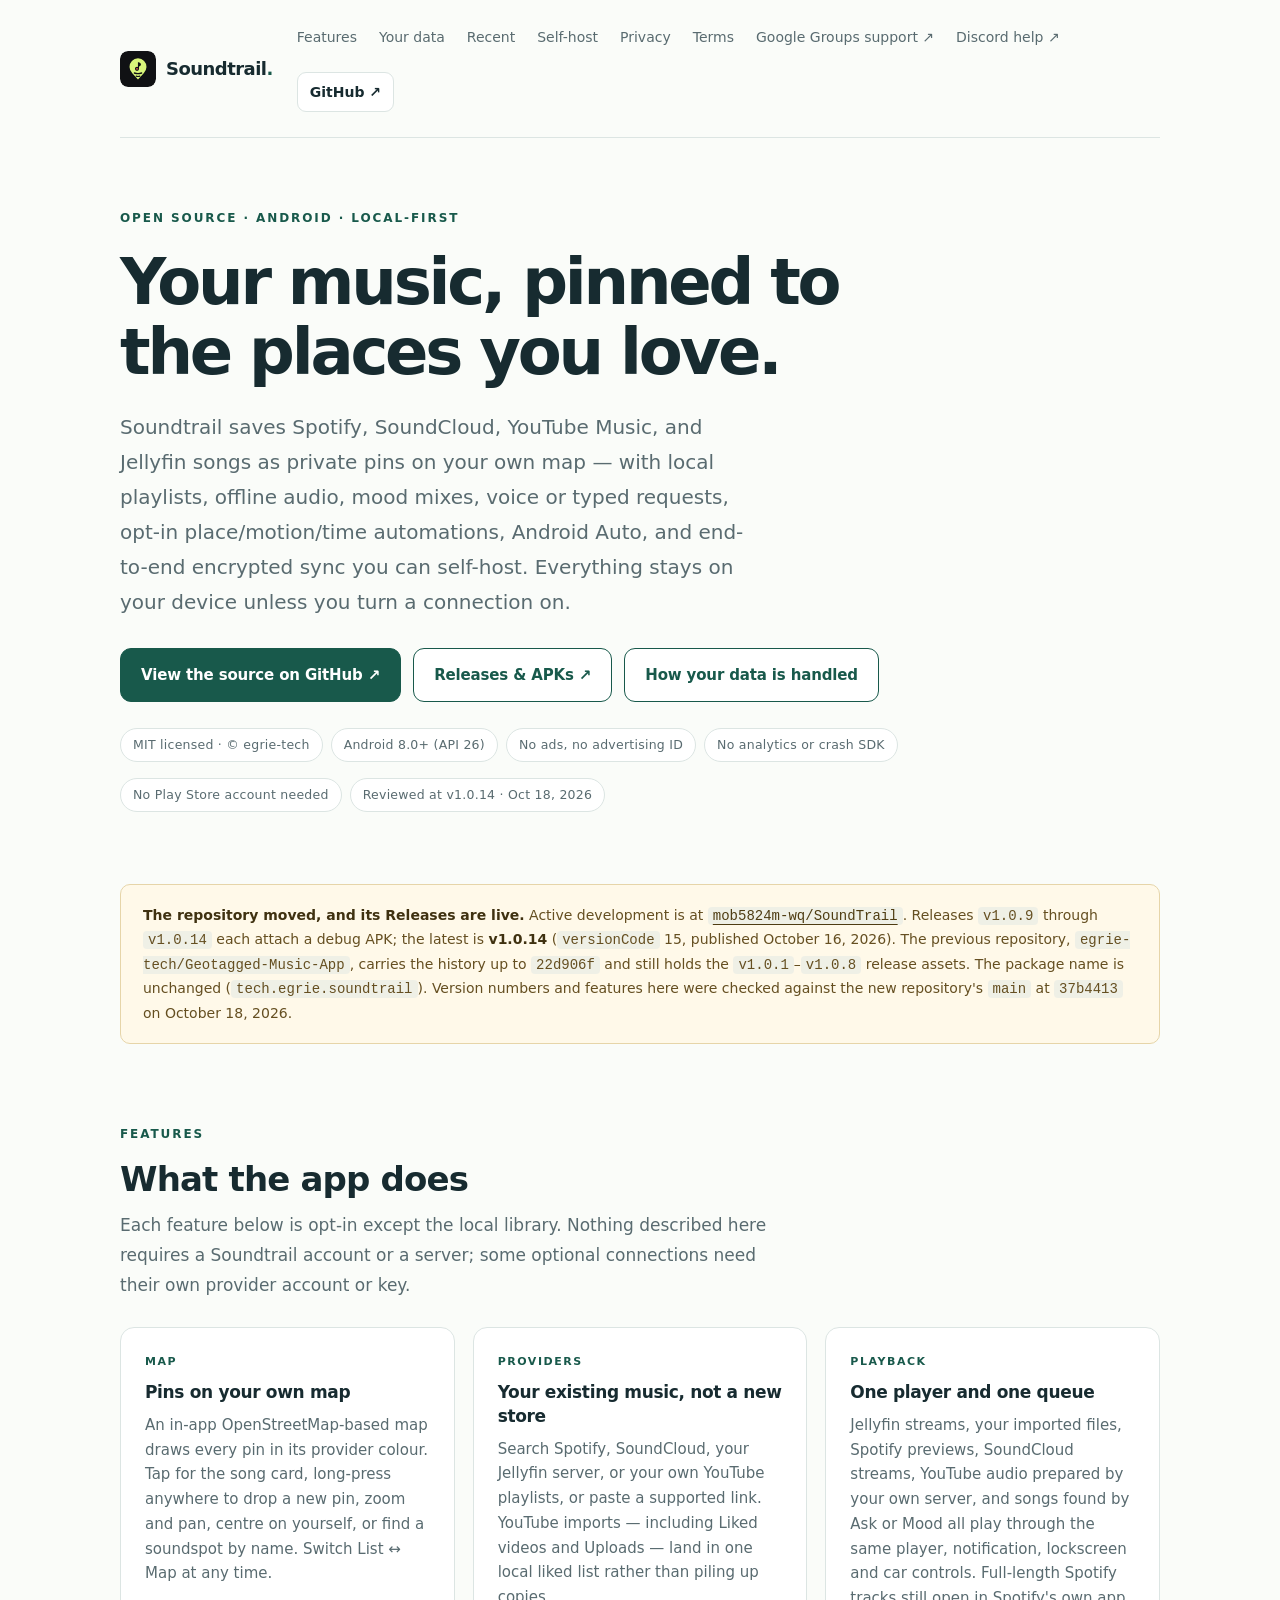
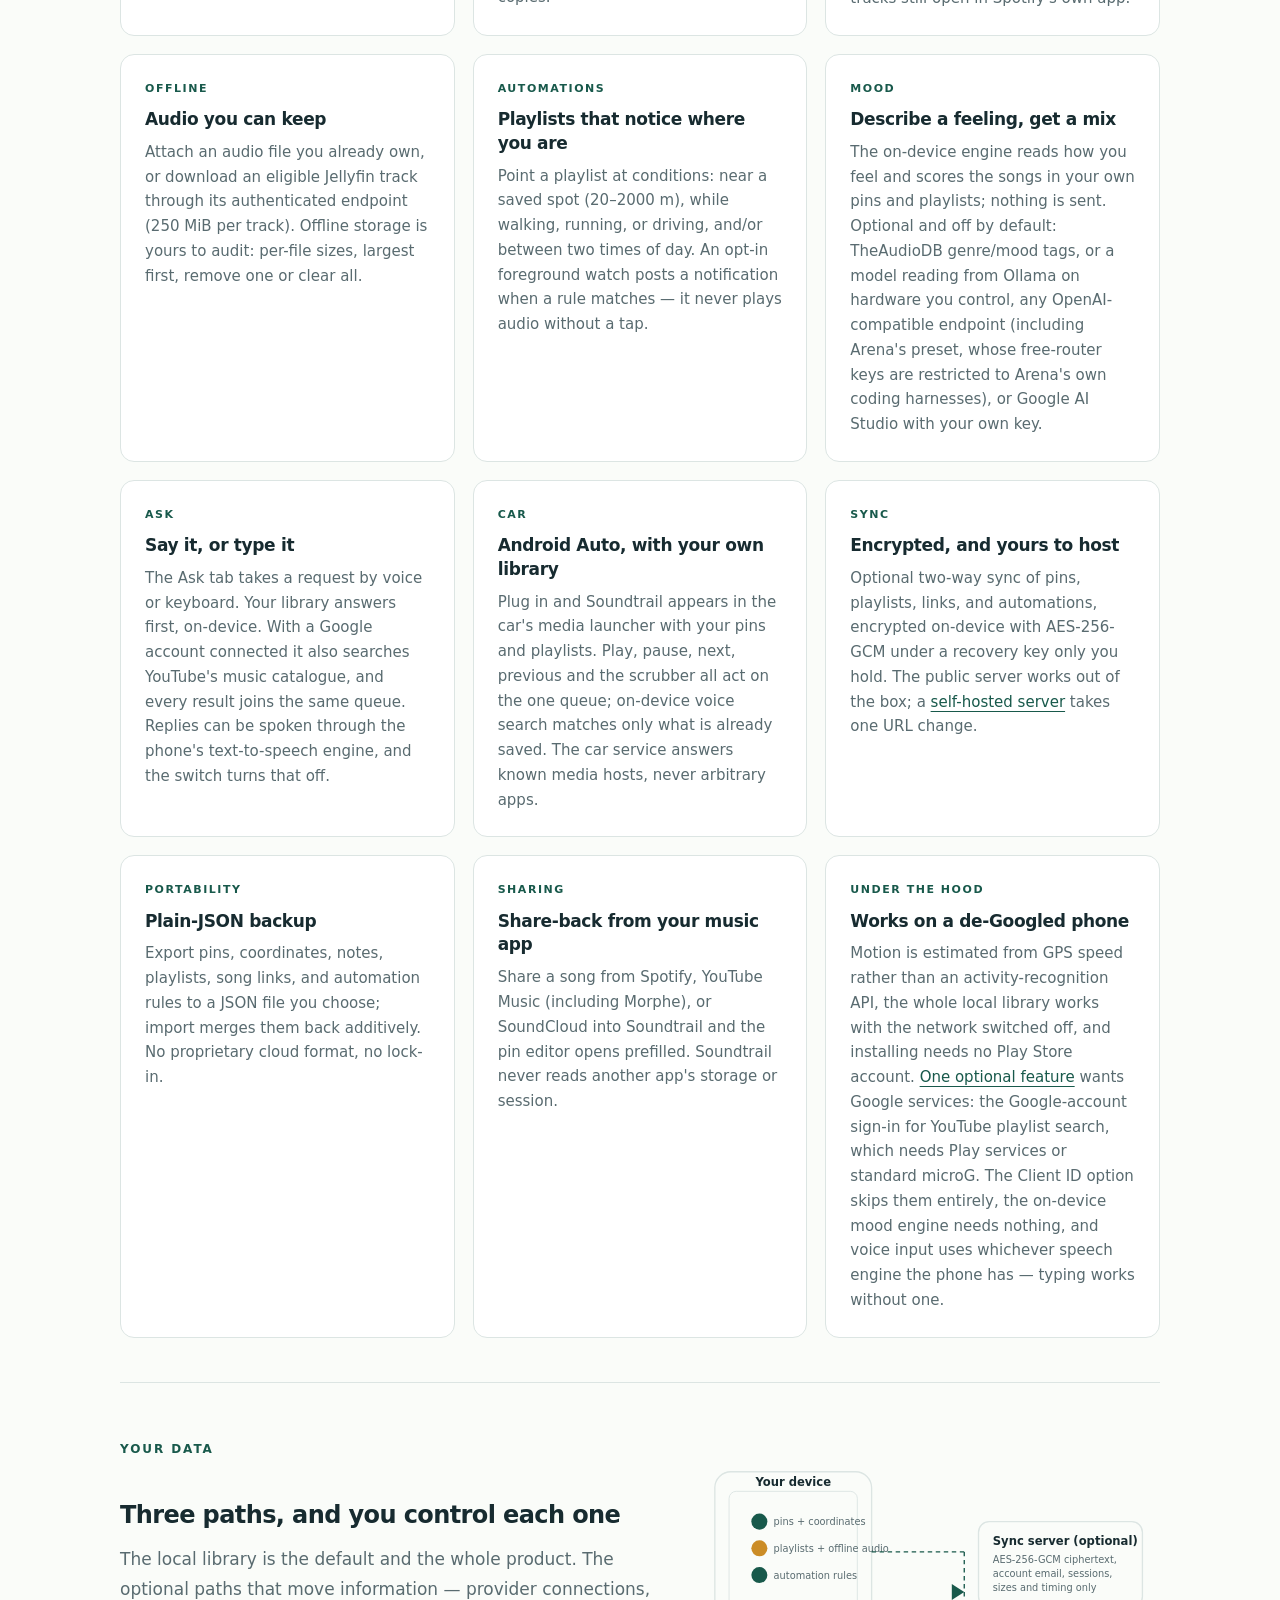
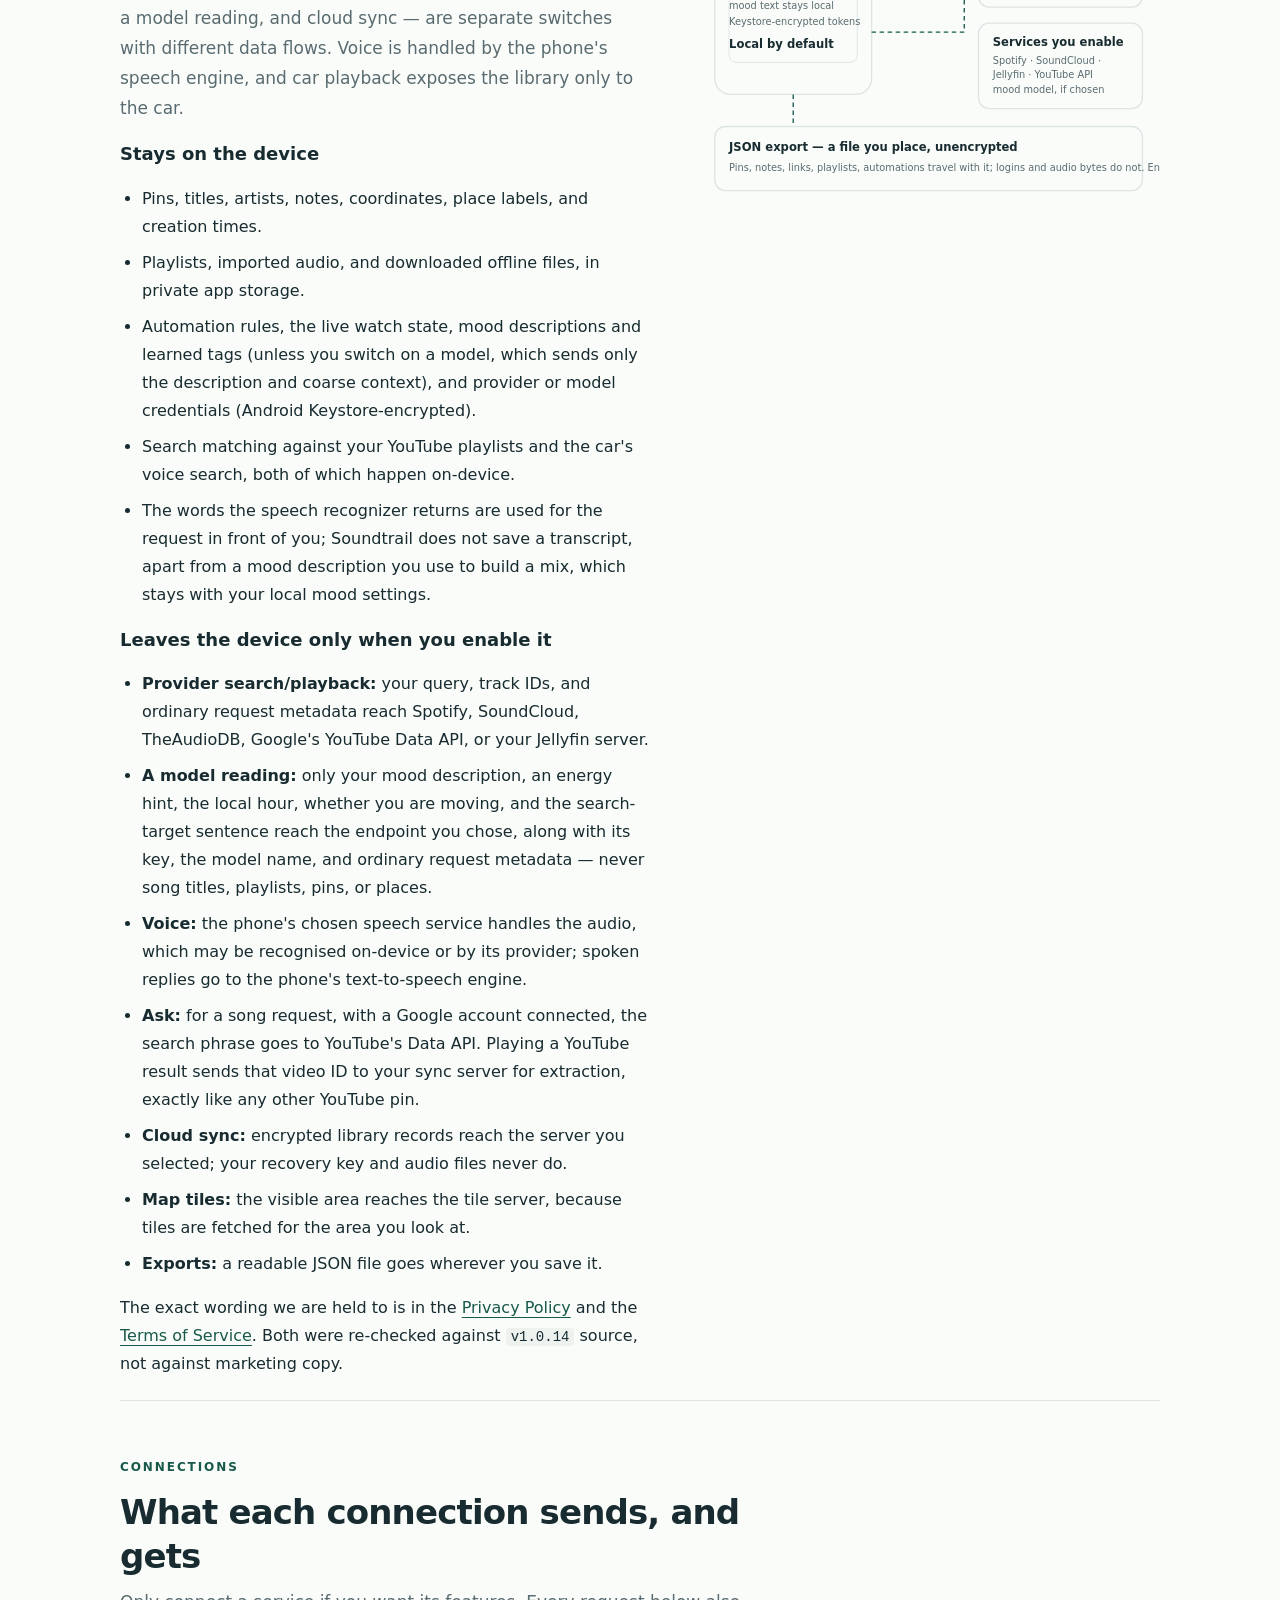
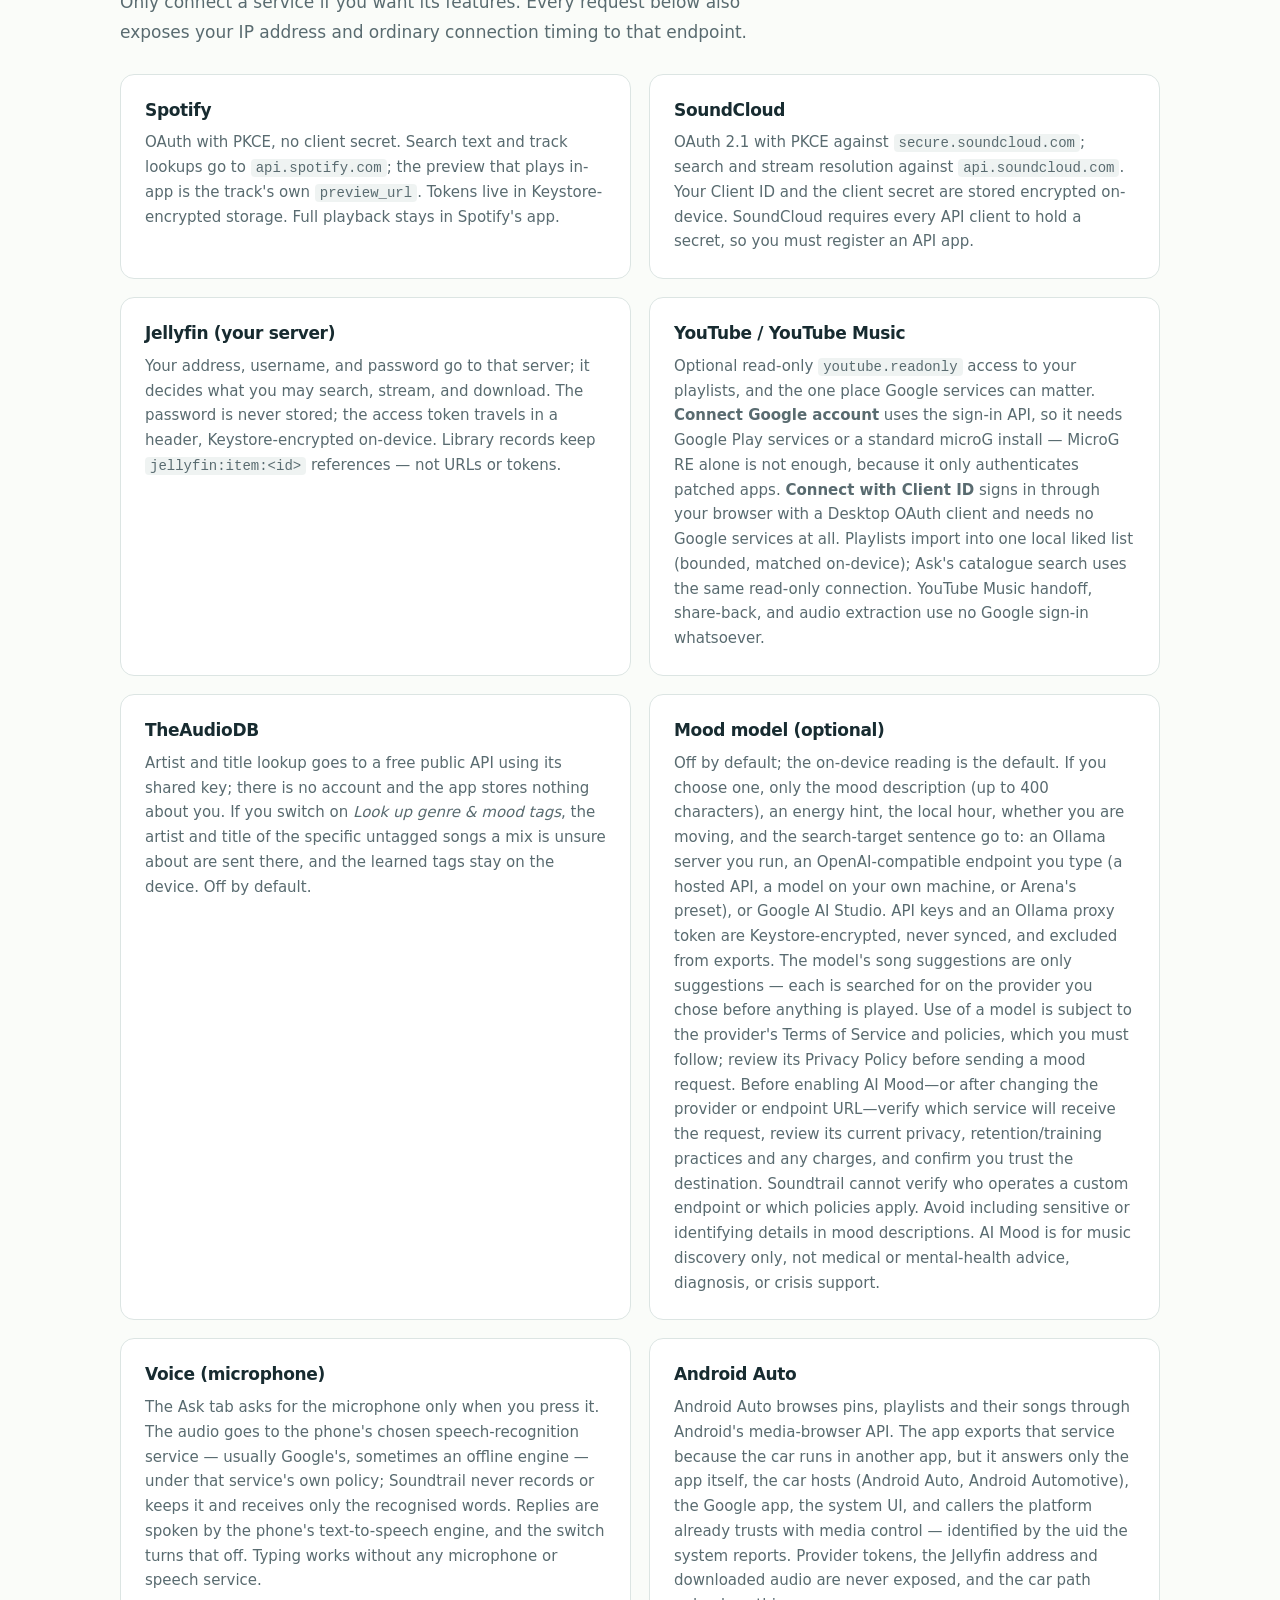
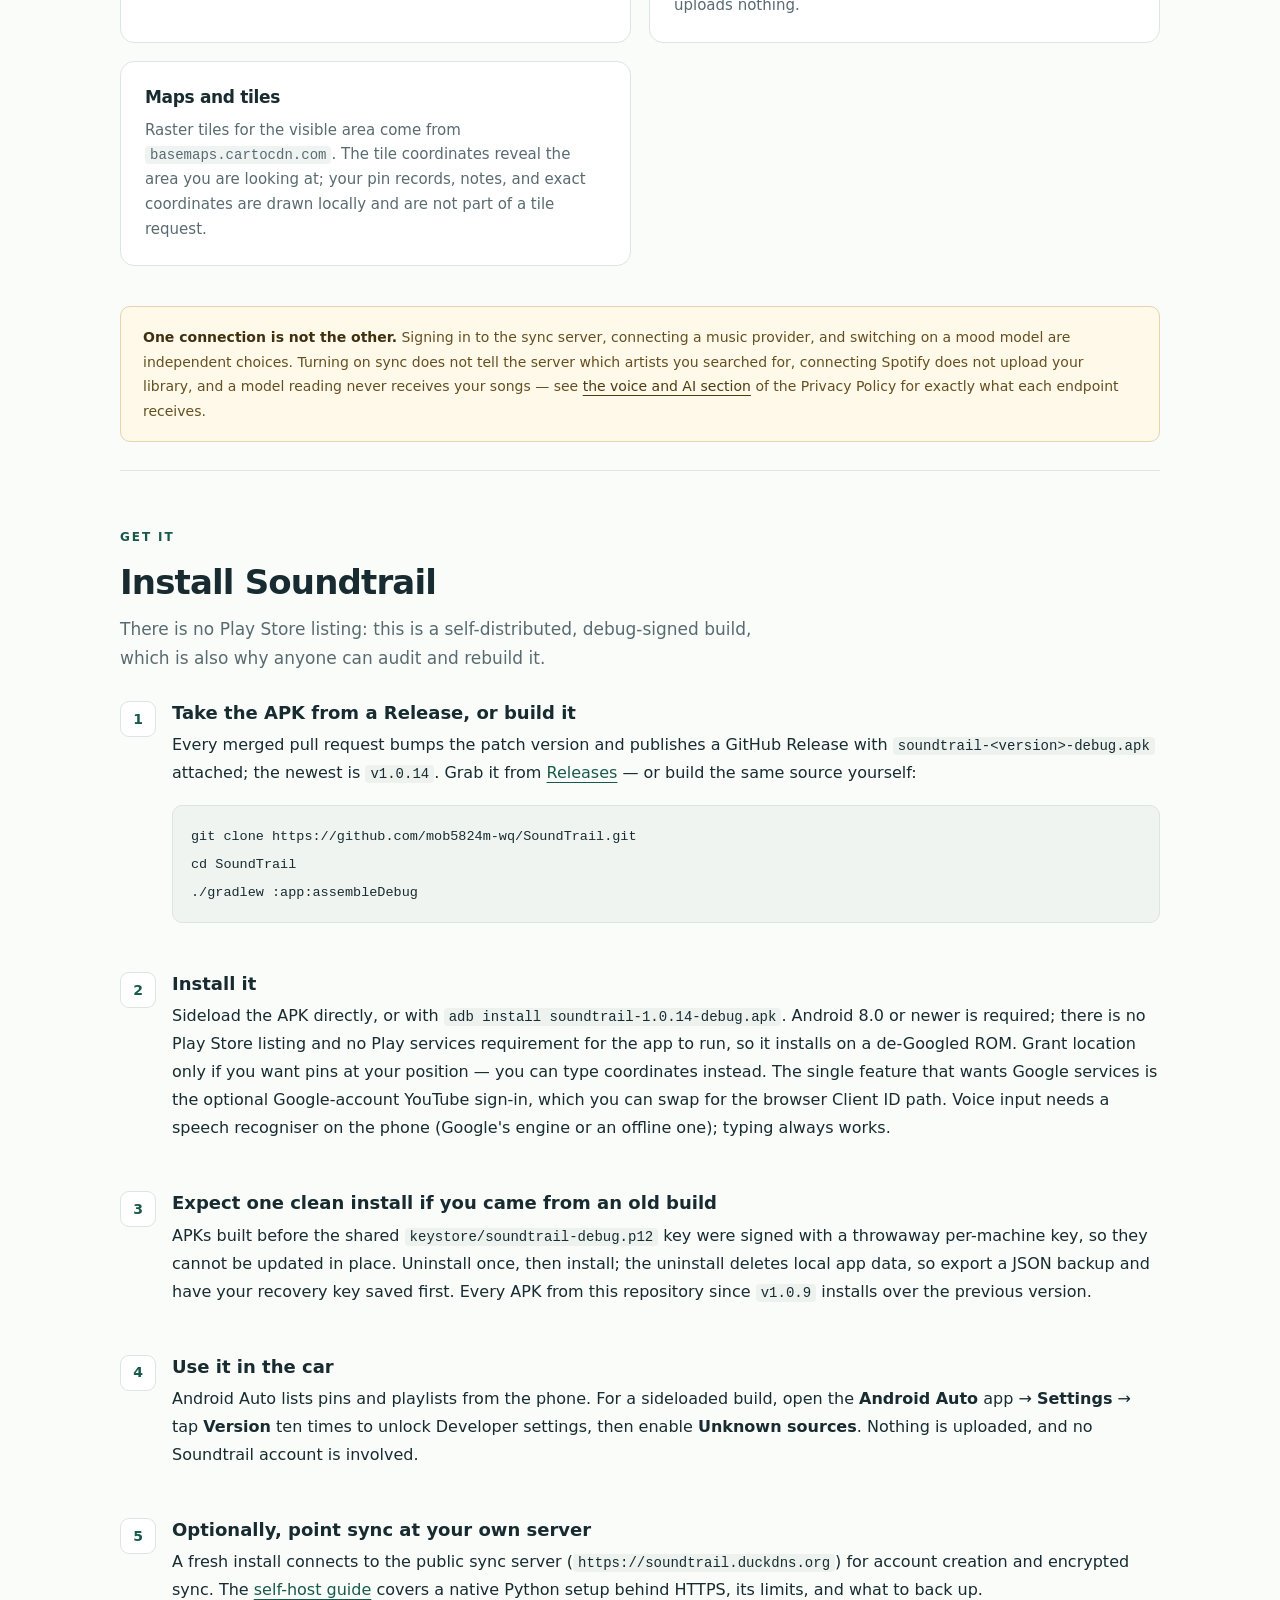
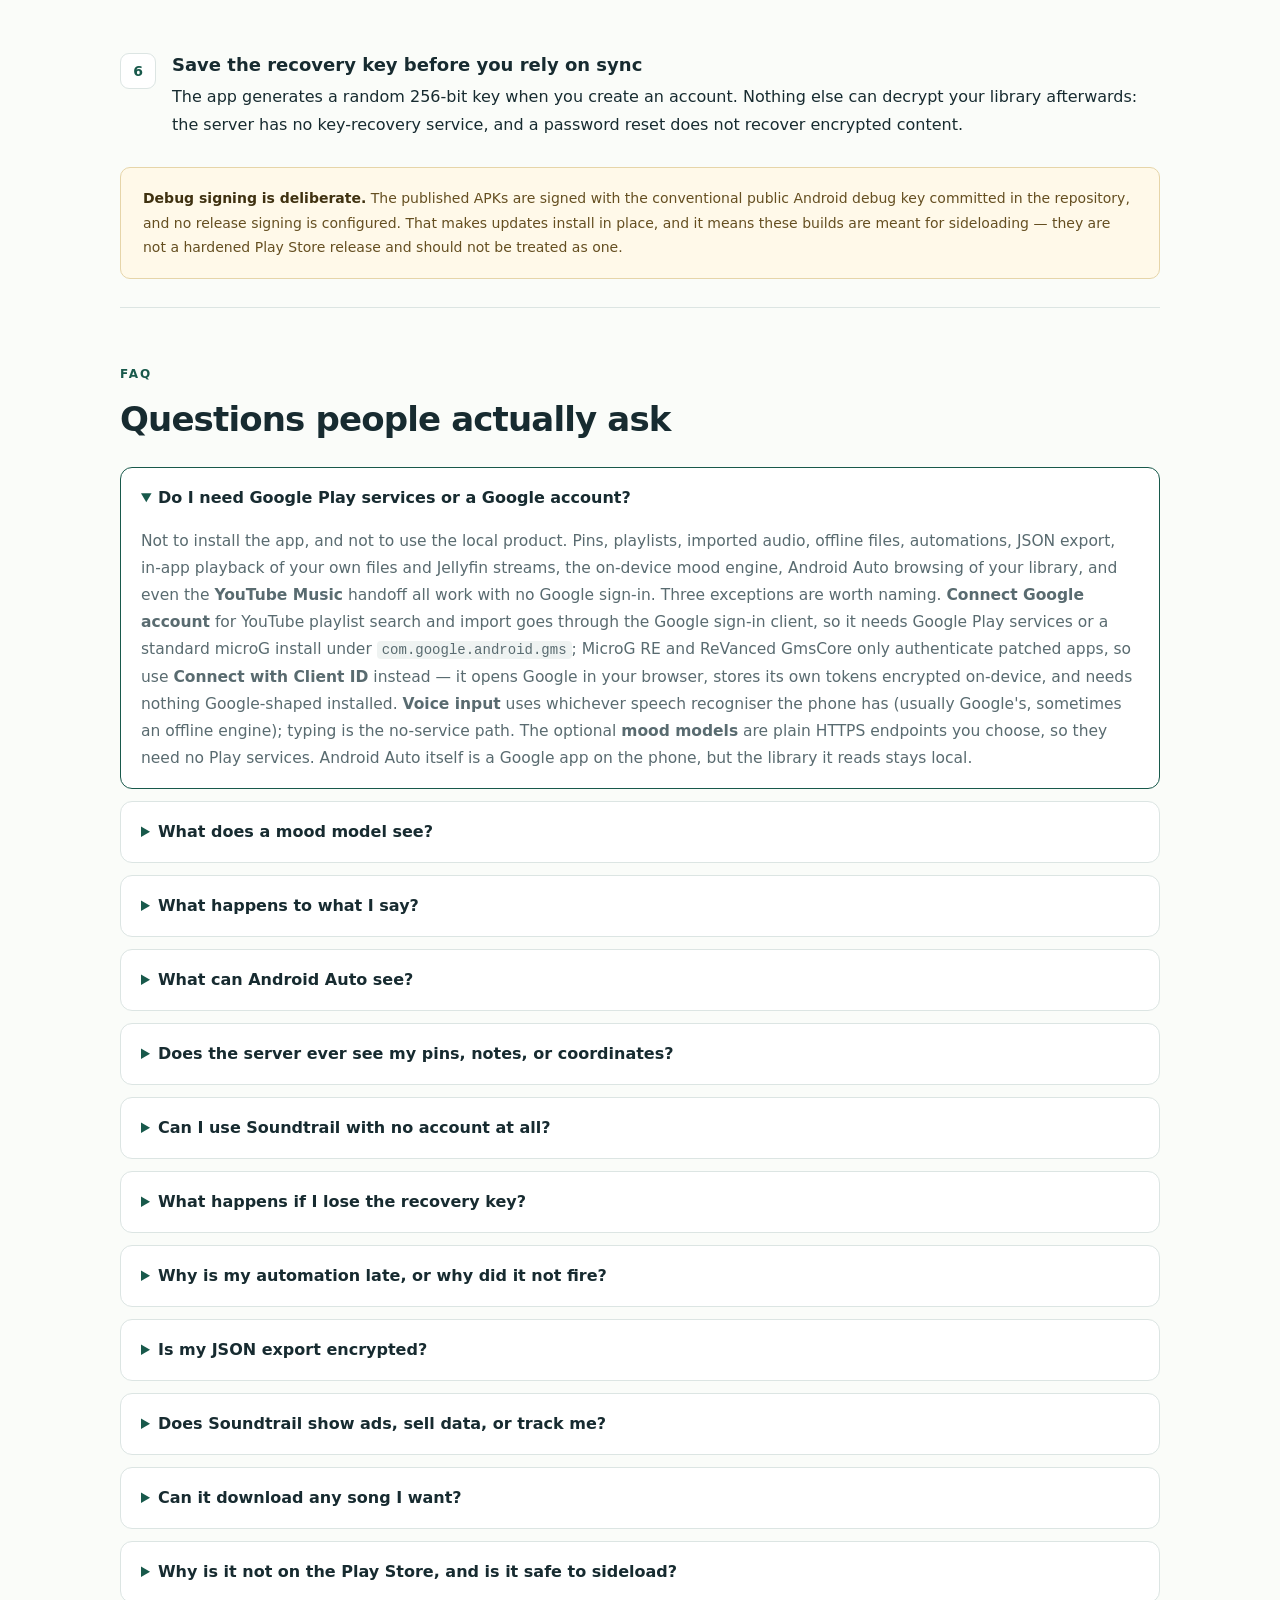
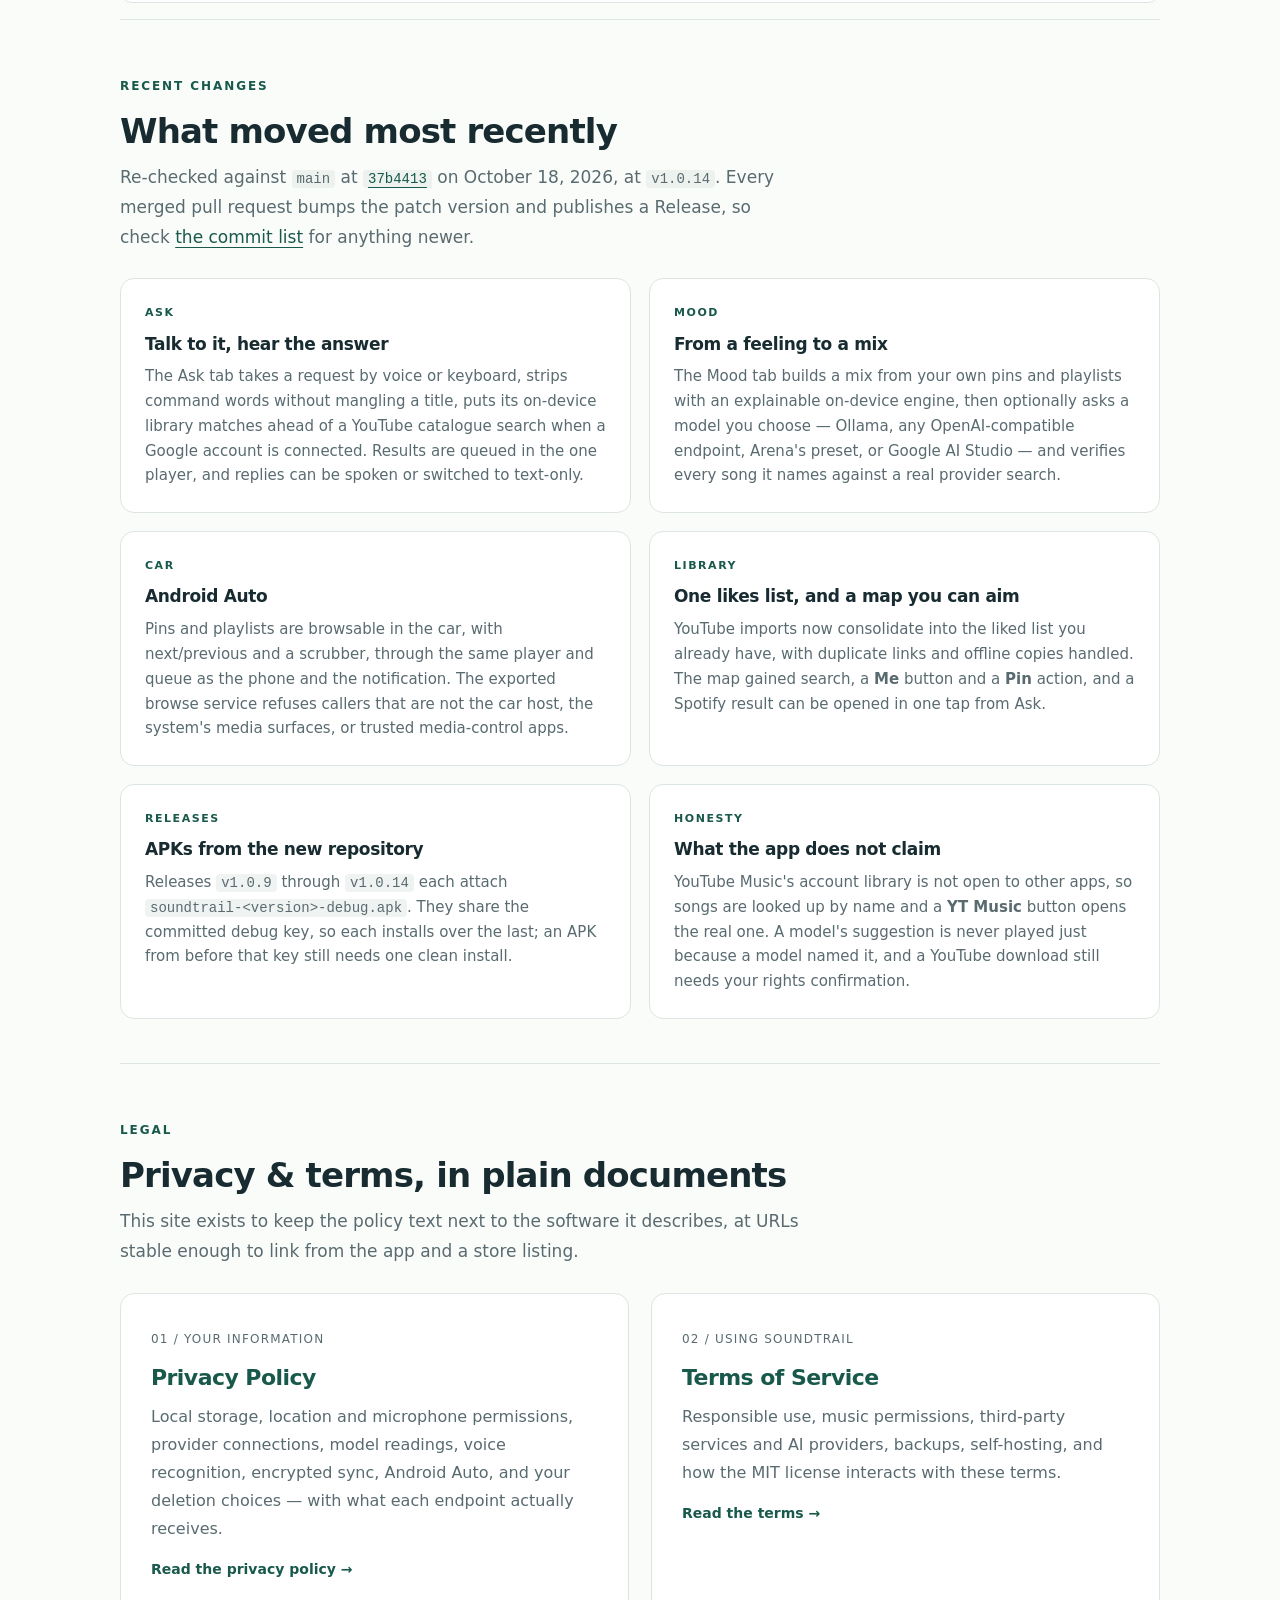
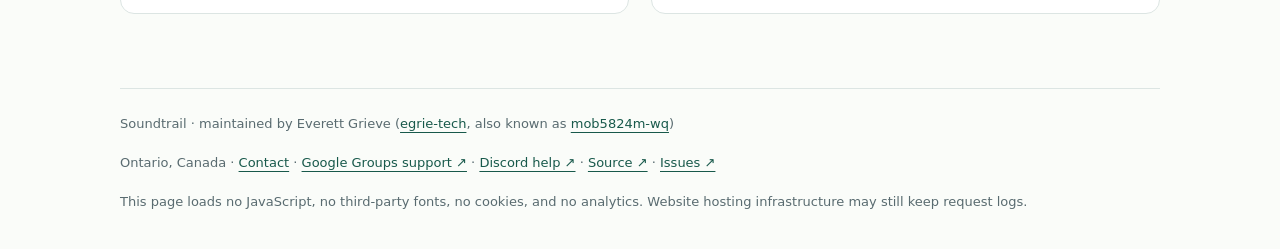
<file: index.html>
<!doctype html>
<html lang="en">
<head>
<meta charset="utf-8">
<meta name="viewport" content="width=device-width, initial-scale=1">
<meta name="description" content="Soundtrail is a free, open-source Android app that saves songs as private, location-based pins on your own map, with local playlists, offline audio, mood mixes, voice requests, opt-in place/motion/time automations, Android Auto, and optional end-to-end encrypted sync you can self-host. MIT licensed.">
<title>Soundtrail · Music for the places you love</title>
<link rel="canonical" href="https://egrie-tech.github.io/">
<link rel="icon" type="image/svg+xml" href="assets/soundtrail-logo.svg">
<meta name="color-scheme" content="light dark">
<meta property="og:type" content="website">
<meta property="og:site_name" content="Soundtrail">
<meta property="og:title" content="Soundtrail · Music for the places you love">
<meta property="og:description" content="Open-source Android app: location-based music pins, local playlists, offline audio, mood mixes, voice requests, Android Auto, and optional self-hostable end-to-end encrypted sync. No ads, no analytics SDK. MIT licensed.">
<meta property="og:url" content="https://egrie-tech.github.io/">
<meta name="twitter:card" content="summary">
<meta name="twitter:description" content="Location-based music pins, mood mixes, voice requests and Android Auto — local-first, MIT licensed, self-hostable sync.">
<link rel="alternate" type="application/rss+xml" title="Soundtrail releases" href="https://github.com/mob5824m-wq/SoundTrail/releases.atom">
<link rel="stylesheet" href="assets/styles.css">
<script type="application/ld+json">
{"@context":"https://schema.org","@graph":[{"@type":"MobileApplication","name":"Soundtrail","operatingSystem":"Android 8.0 (API 26) or newer","applicationCategory":"MusicApplication","softwareVersion":"1.0.14","url":"https://egrie-tech.github.io/","codeRepository":"https://github.com/mob5824m-wq/SoundTrail","license":"https://github.com/mob5824m-wq/SoundTrail/blob/main/LICENSE","isAccessibleForFree":true,"offers":{"@type":"Offer","price":"0","priceCurrency":"CAD"},"featureList":["Location-based music pins on an in-app map","Local playlists with offline audio management","On-device mood mixes with optional model readings","Voice and typed requests that answer with songs","Android Auto browsing and playback","Opt-in place, motion, and time automations","Spotify, SoundCloud, Jellyfin, and YouTube connections","End-to-end encrypted cloud sync, self-hostable","Portable JSON export and import"],"publisher":{"@type":"Person","name":"Everett Grieve","alternateName":"egrie-tech"}},{"@type":"WebSite","name":"Soundtrail by egrie-tech","url":"https://egrie-tech.github.io/","inLanguage":"en","publisher":{"@type":"Person","name":"Everett Grieve","alternateName":"egrie-tech"}}]}
</script>
</head>
<body>
<a class="skip" href="#main">Skip to content</a>
<header><a class="brand" href="./"><img class="brand-mark" src="assets/soundtrail-logo.svg" alt="" aria-hidden="true" width="36" height="36"><span>Soundtrail<span class="brand-dot">.</span></span></a><nav aria-label="Main navigation"><a href="#features">Features</a><a href="#data">Your data</a><a href="#recent">Recent</a><a href="self-host/">Self-host</a><a href="privacy/">Privacy</a><a href="terms/">Terms</a><a href="https://groups.google.com/u/1/g/soundtrail" aria-label="Soundtrail support group on Google Groups">Google Groups support ↗</a><a href="https://discord.gg/rZzbuEjXrg" aria-label="Soundtrail help group on Discord">Discord help ↗</a><a class="gh" href="https://github.com/mob5824m-wq/SoundTrail">GitHub ↗</a></nav></header>
<main id="main">

<div class="hero wide">
<div class="eyebrow">Open source · Android · local-first</div>
<h1>Your music, pinned to<br>the places you love.</h1>
<p class="intro">Soundtrail saves Spotify, SoundCloud, YouTube Music, and Jellyfin songs as private pins on your own map — with local playlists, offline audio, mood mixes, voice or typed requests, opt-in place/motion/time automations, Android Auto, and end-to-end encrypted sync you can self-host. Everything stays on your device unless you turn a connection on.</p>
<div class="cta-row">
<a class="btn btn-primary" href="https://github.com/mob5824m-wq/SoundTrail">View the source on GitHub ↗</a>
<a class="btn btn-ghost" href="https://github.com/mob5824m-wq/SoundTrail/releases">Releases &amp; APKs ↗</a>
<a class="btn btn-ghost" href="#data">How your data is handled</a>
</div>
<ul class="facts">
<li>MIT licensed · © egrie-tech</li>
<li>Android 8.0+ (API 26)</li>
<li>No ads, no advertising ID</li>
<li>No analytics or crash SDK</li>
<li>No Play Store account needed</li>
<li>Reviewed at v1.0.14 · Oct 18, 2026</li>
</ul>
</div>

<div class="notice"><strong>The repository moved, and its Releases are live.</strong> Active development is at <a href="https://github.com/mob5824m-wq/SoundTrail"><code>mob5824m-wq/SoundTrail</code></a>. Releases <code>v1.0.9</code> through <code>v1.0.14</code> each attach a debug APK; the latest is <strong>v1.0.14</strong> (<code>versionCode</code> 15, published October 16, 2026). The previous repository, <code>egrie-tech/Geotagged-Music-App</code>, carries the history up to <code>22d906f</code> and still holds the <code>v1.0.1</code>–<code>v1.0.8</code> release assets. The package name is unchanged (<code>tech.egrie.soundtrail</code>). Version numbers and features here were checked against the new repository's <code>main</code> at <code>37b4413</code> on October 18, 2026.</div>

<section class="section" id="features">
<div class="section-head"><div class="eyebrow">Features</div><h2>What the app does</h2><p>Each feature below is opt-in except the local library. Nothing described here requires a Soundtrail account or a server; some optional connections need their own provider account or key.</p></div>
<div class="grid grid-3">
<div class="tile"><span class="kicker">Map</span><h3>Pins on your own map</h3><p>An in-app OpenStreetMap-based map draws every pin in its provider colour. Tap for the song card, long-press anywhere to drop a new pin, zoom and pan, centre on yourself, or find a soundspot by name. Switch List ↔ Map at any time.</p></div>
<div class="tile"><span class="kicker">Providers</span><h3>Your existing music, not a new store</h3><p>Search Spotify, SoundCloud, your Jellyfin server, or your own YouTube playlists, or paste a supported link. YouTube imports — including Liked videos and Uploads — land in one local liked list rather than piling up copies.</p></div>
<div class="tile"><span class="kicker">Playback</span><h3>One player and one queue</h3><p>Jellyfin streams, your imported files, Spotify previews, SoundCloud streams, YouTube audio prepared by your own server, and songs found by Ask or Mood all play through the same player, notification, lockscreen and car controls. Full-length Spotify tracks still open in Spotify's own app.</p></div>
<div class="tile"><span class="kicker">Offline</span><h3>Audio you can keep</h3><p>Attach an audio file you already own, or download an eligible Jellyfin track through its authenticated endpoint (250 MiB per track). Offline storage is yours to audit: per-file sizes, largest first, remove one or clear all.</p></div>
<div class="tile"><span class="kicker">Automations</span><h3>Playlists that notice where you are</h3><p>Point a playlist at conditions: near a saved spot (20–2000 m), while walking, running, or driving, and/or between two times of day. An opt-in foreground watch posts a notification when a rule matches — it never plays audio without a tap.</p></div>
<div class="tile"><span class="kicker">Mood</span><h3>Describe a feeling, get a mix</h3><p>The on-device engine reads how you feel and scores the songs in your own pins and playlists; nothing is sent. Optional and off by default: TheAudioDB genre/mood tags, or a model reading from Ollama on hardware you control, any OpenAI-compatible endpoint (including Arena's preset, whose free-router keys are restricted to Arena's own coding harnesses), or Google AI Studio with your own key.</p></div>
<div class="tile"><span class="kicker">Ask</span><h3>Say it, or type it</h3><p>The Ask tab takes a request by voice or keyboard. Your library answers first, on-device. With a Google account connected it also searches YouTube's music catalogue, and every result joins the same queue. Replies can be spoken through the phone's text-to-speech engine, and the switch turns that off.</p></div>
<div class="tile"><span class="kicker">Car</span><h3>Android Auto, with your own library</h3><p>Plug in and Soundtrail appears in the car's media launcher with your pins and playlists. Play, pause, next, previous and the scrubber all act on the one queue; on-device voice search matches only what is already saved. The car service answers known media hosts, never arbitrary apps.</p></div>
<div class="tile"><span class="kicker">Sync</span><h3>Encrypted, and yours to host</h3><p>Optional two-way sync of pins, playlists, links, and automations, encrypted on-device with AES-256-GCM under a recovery key only you hold. The public server works out of the box; a <a href="self-host/">self-hosted server</a> takes one URL change.</p></div>
<div class="tile"><span class="kicker">Portability</span><h3>Plain-JSON backup</h3><p>Export pins, coordinates, notes, playlists, song links, and automation rules to a JSON file you choose; import merges them back additively. No proprietary cloud format, no lock-in.</p></div>
<div class="tile"><span class="kicker">Sharing</span><h3>Share-back from your music app</h3><p>Share a song from Spotify, YouTube Music (including Morphe), or SoundCloud into Soundtrail and the pin editor opens prefilled. Soundtrail never reads another app's storage or session.</p></div>
<div class="tile"><span class="kicker">Under the hood</span><h3>Works on a de-Googled phone</h3><p>Motion is estimated from GPS speed rather than an activity-recognition API, the whole local library works with the network switched off, and installing needs no Play Store account. <a href="#faq">One optional feature</a> wants Google services: the Google-account sign-in for YouTube playlist search, which needs Play services or standard microG. The Client ID option skips them entirely, the on-device mood engine needs nothing, and voice input uses whichever speech engine the phone has — typing works without one.</p></div>
</div>
</section>

<section class="section" id="data">
<div class="two-col">
<div>
<div class="eyebrow">Your data</div>
<h2>Three paths, and you control each one</h2>
<p class="intro">The local library is the default and the whole product. The optional paths that move information — provider connections, a model reading, and cloud sync — are separate switches with different data flows. Voice is handled by the phone's speech engine, and car playback exposes the library only to the car.</p>
<h3>Stays on the device</h3>
<ul><li>Pins, titles, artists, notes, coordinates, place labels, and creation times.</li><li>Playlists, imported audio, and downloaded offline files, in private app storage.</li><li>Automation rules, the live watch state, mood descriptions and learned tags (unless you switch on a model, which sends only the description and coarse context), and provider or model credentials (Android Keystore-encrypted).</li><li>Search matching against your YouTube playlists and the car's voice search, both of which happen on-device.</li><li>The words the speech recognizer returns are used for the request in front of you; Soundtrail does not save a transcript, apart from a mood description you use to build a mix, which stays with your local mood settings.</li></ul>
<h3>Leaves the device only when you enable it</h3>
<ul><li><strong>Provider search/playback:</strong> your query, track IDs, and ordinary request metadata reach Spotify, SoundCloud, TheAudioDB, Google's YouTube Data API, or your Jellyfin server.</li><li><strong>A model reading:</strong> only your mood description, an energy hint, the local hour, whether you are moving, and the search-target sentence reach the endpoint you chose, along with its key, the model name, and ordinary request metadata — never song titles, playlists, pins, or places.</li><li><strong>Voice:</strong> the phone's chosen speech service handles the audio, which may be recognised on-device or by its provider; spoken replies go to the phone's text-to-speech engine.</li><li><strong>Ask:</strong> for a song request, with a Google account connected, the search phrase goes to YouTube's Data API. Playing a YouTube result sends that video ID to your sync server for extraction, exactly like any other YouTube pin.</li><li><strong>Cloud sync:</strong> encrypted library records reach the server you selected; your recovery key and audio files never do.</li><li><strong>Map tiles:</strong> the visible area reaches the tile server, because tiles are fetched for the area you look at.</li><li><strong>Exports:</strong> a readable JSON file goes wherever you save it.</li></ul>
<p>The exact wording we are held to is in the <a href="privacy/">Privacy Policy</a> and the <a href="terms/">Terms of Service</a>. Both were re-checked against <code>v1.0.14</code> source, not against marketing copy.</p>
</div>
<svg class="hero-art" viewBox="0 0 520 420" role="img" aria-label="Diagram: a phone holding the local library, with optional paths — encrypted sync to a server you host, music providers, an AI mood model only if you choose one, and a readable JSON export that goes wherever you save it." aria-hidden="false" focusable="false">
<defs><style>.lb{font:600 13px system-ui,sans-serif;fill:var(--ink)}.lm{font:400 11px system-ui,sans-serif;fill:var(--muted)}.bd{fill:none;stroke:var(--line);stroke-width:1.5}.op{fill:none;stroke:var(--accent);stroke-width:1.5;stroke-dasharray:5 4}.pk{fill:var(--paper)}</style></defs>
<rect x="20" y="30" width="176" height="250" rx="18" class="bd"/>
<rect x="36" y="52" width="144" height="192" rx="8" class="pk" stroke="var(--line)"/>
<text x="108" y="46" text-anchor="middle" class="lb">Your device</text>
<circle cx="70" cy="86" r="9" fill="var(--accent)"/>
<text x="86" y="90" class="lm">pins + coordinates</text>
<circle cx="70" cy="116" r="9" fill="var(--focus)"/>
<text x="86" y="120" class="lm">playlists + offline audio</text>
<circle cx="70" cy="146" r="9" fill="var(--accent)"/>
<text x="86" y="150" class="lm">automation rules</text>
<text x="36" y="184" class="lm">mood text stays local</text>
<text x="36" y="202" class="lm">Keystore-encrypted tokens</text>
<text x="36" y="228" class="lb">Local by default</text>
<path d="M196 120H300" class="op"/>
<path d="M196 210H300" class="op"/>
<path d="M300 120v90" class="op"/>
<path d="M300 165l-14-9v18z" fill="var(--accent)"/>
<rect x="316" y="86" width="184" height="96" rx="12" class="bd"/>
<text x="332" y="112" class="lb">Sync server (optional)</text>
<text x="332" y="132" class="lm">AES-256-GCM ciphertext,</text>
<text x="332" y="148" class="lm">account email, sessions,</text>
<text x="332" y="164" class="lm">sizes and timing only</text>
<rect x="316" y="200" width="184" height="96" rx="12" class="bd"/>
<text x="332" y="226" class="lb">Services you enable</text>
<text x="332" y="246" class="lm">Spotify · SoundCloud ·</text>
<text x="332" y="262" class="lm">Jellyfin · YouTube API</text>
<text x="332" y="278" class="lm">mood model, if chosen</text>
<rect x="20" y="316" width="480" height="72" rx="12" class="bd"/>
<text x="36" y="344" class="lb">JSON export — a file you place, unencrypted</text>
<text x="36" y="366" class="lm">Pins, notes, links, playlists, automations travel with it; logins and audio bytes do not. Encrypted sync and plain JSON are two separate mechanisms.</text>
<path d="M108 280v36" class="op"/>
</svg>
</div>
</section>

<section class="section" id="connect">
<div class="section-head"><div class="eyebrow">Connections</div><h2>What each connection sends, and gets</h2><p>Only connect a service if you want its features. Every request below also exposes your IP address and ordinary connection timing to that endpoint.</p></div>
<div class="grid grid-2">
<div class="tile"><h3>Spotify</h3><p>OAuth with PKCE, no client secret. Search text and track lookups go to <code>api.spotify.com</code>; the preview that plays in-app is the track's own <code>preview_url</code>. Tokens live in Keystore-encrypted storage. Full playback stays in Spotify's app.</p></div>
<div class="tile"><h3>SoundCloud</h3><p>OAuth 2.1 with PKCE against <code>secure.soundcloud.com</code>; search and stream resolution against <code>api.soundcloud.com</code>. Your Client ID and the client secret are stored encrypted on-device. SoundCloud requires every API client to hold a secret, so you must register an API app.</p></div>
<div class="tile"><h3>Jellyfin (your server)</h3><p>Your address, username, and password go to that server; it decides what you may search, stream, and download. The password is never stored; the access token travels in a header, Keystore-encrypted on-device. Library records keep <code>jellyfin:item:&lt;id&gt;</code> references — not URLs or tokens.</p></div>
<div class="tile"><h3>YouTube / YouTube Music</h3><p>Optional read-only <code>youtube.readonly</code> access to your playlists, and the one place Google services can matter. <strong>Connect Google account</strong> uses the sign-in API, so it needs Google Play services or a standard microG install — MicroG RE alone is not enough, because it only authenticates patched apps. <strong>Connect with Client ID</strong> signs in through your browser with a Desktop OAuth client and needs no Google services at all. Playlists import into one local liked list (bounded, matched on-device); Ask's catalogue search uses the same read-only connection. YouTube Music handoff, share-back, and audio extraction use no Google sign-in whatsoever.</p></div>
<div class="tile"><h3>TheAudioDB</h3><p>Artist and title lookup goes to a free public API using its shared key; there is no account and the app stores nothing about you. If you switch on <em>Look up genre &amp; mood tags</em>, the artist and title of the specific untagged songs a mix is unsure about are sent there, and the learned tags stay on the device. Off by default.</p></div>
<div class="tile"><h3>Mood model (optional)</h3><p>Off by default; the on-device reading is the default. If you choose one, only the mood description (up to 400 characters), an energy hint, the local hour, whether you are moving, and the search-target sentence go to: an Ollama server you run, an OpenAI-compatible endpoint you type (a hosted API, a model on your own machine, or Arena's preset), or Google AI Studio. API keys and an Ollama proxy token are Keystore-encrypted, never synced, and excluded from exports. The model's song suggestions are only suggestions — each is searched for on the provider you chose before anything is played. Use of a model is subject to the provider's Terms of Service and policies, which you must follow; review its Privacy Policy before sending a mood request. Before enabling AI Mood—or after changing the provider or endpoint URL—verify which service will receive the request, review its current privacy, retention/training practices and any charges, and confirm you trust the destination. Soundtrail cannot verify who operates a custom endpoint or which policies apply. Avoid including sensitive or identifying details in mood descriptions. AI Mood is for music discovery only, not medical or mental-health advice, diagnosis, or crisis support.</p></div>
<div class="tile"><h3>Voice (microphone)</h3><p>The Ask tab asks for the microphone only when you press it. The audio goes to the phone's chosen speech-recognition service — usually Google's, sometimes an offline engine — under that service's own policy; Soundtrail never records or keeps it and receives only the recognised words. Replies are spoken by the phone's text-to-speech engine, and the switch turns that off. Typing works without any microphone or speech service.</p></div>
<div class="tile"><h3>Android Auto</h3><p>Android Auto browses pins, playlists and their songs through Android's media-browser API. The app exports that service because the car runs in another app, but it answers only the app itself, the car hosts (Android Auto, Android Automotive), the Google app, the system UI, and callers the platform already trusts with media control — identified by the uid the system reports. Provider tokens, the Jellyfin address and downloaded audio are never exposed, and the car path uploads nothing.</p></div>
<div class="tile"><h3>Maps and tiles</h3><p>Raster tiles for the visible area come from <code>basemaps.cartocdn.com</code>. The tile coordinates reveal the area you are looking at; your pin records, notes, and exact coordinates are drawn locally and are not part of a tile request.</p></div>
</div>
<div class="notice"><strong>One connection is not the other.</strong> Signing in to the sync server, connecting a music provider, and switching on a mood model are independent choices. Turning on sync does not tell the server which artists you searched for, connecting Spotify does not upload your library, and a model reading never receives your songs — see <a href="privacy/#voice">the voice and AI section</a> of the Privacy Policy for exactly what each endpoint receives.</div>
</section>

<section class="section" id="get">
<div class="section-head"><div class="eyebrow">Get it</div><h2>Install Soundtrail</h2><p>There is no Play Store listing: this is a self-distributed, debug-signed build, which is also why anyone can audit and rebuild it.</p></div>
<ol class="steps">
<li><h3>Take the APK from a Release, or build it</h3><p>Every merged pull request bumps the patch version and publishes a GitHub Release with <code>soundtrail-&lt;version&gt;-debug.apk</code> attached; the newest is <code>v1.0.14</code>. Grab it from <a href="https://github.com/mob5824m-wq/SoundTrail/releases">Releases</a> — or build the same source yourself:</p><pre><code>git clone https://github.com/mob5824m-wq/SoundTrail.git
cd SoundTrail
./gradlew :app:assembleDebug</code></pre></li>
<li><h3>Install it</h3><p>Sideload the APK directly, or with <code>adb install soundtrail-1.0.14-debug.apk</code>. Android 8.0 or newer is required; there is no Play Store listing and no Play services requirement for the app to run, so it installs on a de-Googled ROM. Grant location only if you want pins at your position — you can type coordinates instead. The single feature that wants Google services is the optional Google-account YouTube sign-in, which you can swap for the browser Client ID path. Voice input needs a speech recogniser on the phone (Google's engine or an offline one); typing always works.</p></li>
<li><h3>Expect one clean install if you came from an old build</h3><p>APKs built before the shared <code>keystore/soundtrail-debug.p12</code> key were signed with a throwaway per-machine key, so they cannot be updated in place. Uninstall once, then install; the uninstall deletes local app data, so export a JSON backup and have your recovery key saved first. Every APK from this repository since <code>v1.0.9</code> installs over the previous version.</p></li>
<li><h3>Use it in the car</h3><p>Android Auto lists pins and playlists from the phone. For a sideloaded build, open the <strong>Android Auto</strong> app → <strong>Settings</strong> → tap <strong>Version</strong> ten times to unlock Developer settings, then enable <strong>Unknown sources</strong>. Nothing is uploaded, and no Soundtrail account is involved.</p></li>
<li><h3>Optionally, point sync at your own server</h3><p>A fresh install connects to the public sync server (<code>https://soundtrail.duckdns.org</code>) for account creation and encrypted sync. The <a href="self-host/">self-host guide</a> covers a native Python setup behind HTTPS, its limits, and what to back up.</p></li>
<li><h3>Save the recovery key before you rely on sync</h3><p>The app generates a random 256-bit key when you create an account. Nothing else can decrypt your library afterwards: the server has no key-recovery service, and a password reset does not recover encrypted content.</p></li>
</ol>
<div class="notice"><strong>Debug signing is deliberate.</strong> The published APKs are signed with the conventional public Android debug key committed in the repository, and no release signing is configured. That makes updates install in place, and it means these builds are meant for sideloading — they are not a hardened Play Store release and should not be treated as one.</div>
</section>

<section class="section" id="faq">
<div class="section-head"><div class="eyebrow">FAQ</div><h2>Questions people actually ask</h2></div>
<details open><summary>Do I need Google Play services or a Google account?</summary><p>Not to install the app, and not to use the local product. Pins, playlists, imported audio, offline files, automations, JSON export, in-app playback of your own files and Jellyfin streams, the on-device mood engine, Android Auto browsing of your library, and even the <strong>YouTube Music</strong> handoff all work with no Google sign-in. Three exceptions are worth naming. <strong>Connect Google account</strong> for YouTube playlist search and import goes through the Google sign-in client, so it needs Google Play services or a standard microG install under <code>com.google.android.gms</code>; MicroG RE and ReVanced GmsCore only authenticate patched apps, so use <strong>Connect with Client ID</strong> instead — it opens Google in your browser, stores its own tokens encrypted on-device, and needs nothing Google-shaped installed. <strong>Voice input</strong> uses whichever speech recogniser the phone has (usually Google's, sometimes an offline engine); typing is the no-service path. The optional <strong>mood models</strong> are plain HTTPS endpoints you choose, so they need no Play services. Android Auto itself is a Google app on the phone, but the library it reads stays local.</p></details>
<details><summary>What does a mood model see?</summary><p>Off by default. If you choose a model, only your mood description (up to 400 characters), an energy hint if you set one, the local hour, whether you are moving (only while the automation watch is on), and the sentence naming where to search are sent to the endpoint you picked: your own Ollama server, an OpenAI-compatible endpoint you type (which may be OpenAI, OpenRouter, a model on your machine, or Arena's preset), or Google AI Studio. Song titles, artists, playlists, pins, and places are never sent, and switching back to <strong>On-device</strong> stops all of it. API keys are Keystore-encrypted, never synced, and excluded from exports. The songs a model names are not trusted: each is searched for on the provider you chose, and a made-up song simply matches nothing.</p></details>
<details><summary>What happens to what I say?</summary><p>Soundtrail does not record or save audio, and it does not keep a transcript — apart from a mood description you use to build a mix, which stays with your local mood settings. Pressing the microphone asks Android for <code>RECORD_AUDIO</code> at that moment; the phone's chosen speech recogniser turns the phrase into words, and the app uses those words for the request in front of you. Depending on the recogniser, that audio may be processed on-device or by its provider (a standard Google recogniser can send it to Google) under that provider's own policy. For a song request, if a Google account is connected, the search phrase — the recognised words, not the audio — is sent to YouTube's Data API unless the request names another provider; matching against your own library stays on-device. Spoken replies use the phone's text-to-speech engine and can be switched off. You can always type instead.</p></details>
<details><summary>What can Android Auto see?</summary><p>The library on the phone: pins, playlists, the songs inside them, and what is currently playing. The car browses through Android's media-browser service, which the app must export for another app to reach; it answers only the app itself, the known car hosts, the Google app, the system UI, and callers the platform already trusts with media control, identified by uid. Tokens, the Jellyfin address, and downloaded audio are not exposed, and no account is needed. Voice search in the car matches only titles, artists, and places already saved on the phone.</p></details>
<details><summary>Does the server ever see my pins, notes, or coordinates?</summary><p>Not in plaintext. Each pin, playlist, playlist song, and automation is encrypted on your device before upload; the server stores opaque ciphertext envelopes plus sequence metadata, so it can see sizes, counts, and timing — not contents or your recovery key. Your account email, IP address, and traffic metadata are not hidden by end-to-end encryption, and the host or reverse proxy may log them. Locally stored audio, provider tokens, mood settings, and model keys are excluded from sync entirely.</p></details>
<details><summary>Can I use Soundtrail with no account at all?</summary><p>Yes. Dropping pins, building playlists, attaching audio, exporting JSON, running automations, mood mixes on the device, Ask against your own library, and Android Auto all work locally. An account is only needed for sync and for the optional YouTube audio-extraction endpoint, and both have a local alternative (JSON export, and attaching files you already own).</p></details>
<details><summary>What happens if I lose the recovery key?</summary><p>Encrypted server-side data becomes unreadable, on this and any future device. The key can be revealed again on a device that is already signed in, but a new device needs the key itself, and uninstalling removes that device's stored copy. There is no reset path, by design: a server that could hand back your key could also read your library.</p></details>
<details><summary>Why is my automation late, or why did it not fire?</summary><p>Motion is inferred from GPS speed bands (stationary under 0.5 m/s, walking to about 2.6 m/s, running to 7.5 m/s, driving above that), so tunnels, indoor use, and poor fixes delay or miss triggers. Rules re-arm on a 15-minute cooldown rather than edge triggering, so a rule can fire again while conditions still hold. Continuous GPS also uses noticeably more battery, which is why the watch only runs while its toggle is on and its notification is visible.</p></details>
<details><summary>Is my JSON export encrypted?</summary><p>No, and that is the point of it being portable. An export is readable JSON containing pins, coordinates, notes, playlists, song links, and automation rules — no login credentials, no AI keys, no audio bytes. Protect the file and delete copies you do not need. Encrypted sync and JSON export are separate mechanisms with different guarantees.</p></details>
<details><summary>Does Soundtrail show ads, sell data, or track me?</summary><p>There is no advertising ID, no ad SDK, no general analytics SDK, and no crash reporter in the app; the only third-party service SDK in the dependency list is Google's sign-in library, used for the optional YouTube connection. Mood readings are not an SDK: they are plain HTTPS requests to a provider you choose and switch on. Your library is not sold or used for advertising. Google processes sign-in activity under its own policy, and Soundtrail's use of Google API data follows the Google API Services User Data Policy, including Limited Use.</p></details>
<details><summary>Can it download any song I want?</summary><p>No. Jellyfin downloads go through your own server's authenticated endpoint and obey that account's permissions. The optional YouTube extractor is unofficial, uses no cookies or login session, and only attempts a publicly accessible audio stream — private, age-restricted, gated, or DRM-protected items fail. Both paths are capped at 250 MiB per track, and you must confirm you own the content or may download it before the request is sent. The same rules apply to a YouTube result found by Ask or a mood mix.</p></details>
<details><summary>Why is it not on the Play Store, and is it safe to sideload?</summary><p>A Play release needs a private signing key and a review process the project has deliberately not set up. Sideload only from the repository's Releases, check that the version matches the tag you read, and remember that a debug-signed build is still a debug build: useful, auditable, and open to modification by anyone who has the source.</p></details>
</section>

<section class="section" id="recent">
<div class="section-head"><div class="eyebrow">Recent changes</div><h2>What moved most recently</h2><p>Re-checked against <code>main</code> at <a href="https://github.com/mob5824m-wq/SoundTrail/commit/37b4413a3fc3a72c6e59cfe8ce6d1e8e606ce4cf"><code>37b4413</code></a> on October 18, 2026, at <code>v1.0.14</code>. Every merged pull request bumps the patch version and publishes a Release, so check <a href="https://github.com/mob5824m-wq/SoundTrail/commits/main">the commit list</a> for anything newer.</p></div>
<div class="grid grid-2">
<div class="tile"><span class="kicker">Ask</span><h3>Talk to it, hear the answer</h3><p>The Ask tab takes a request by voice or keyboard, strips command words without mangling a title, puts its on-device library matches ahead of a YouTube catalogue search when a Google account is connected. Results are queued in the one player, and replies can be spoken or switched to text-only.</p></div>
<div class="tile"><span class="kicker">Mood</span><h3>From a feeling to a mix</h3><p>The Mood tab builds a mix from your own pins and playlists with an explainable on-device engine, then optionally asks a model you choose — Ollama, any OpenAI-compatible endpoint, Arena's preset, or Google AI Studio — and verifies every song it names against a real provider search.</p></div>
<div class="tile"><span class="kicker">Car</span><h3>Android Auto</h3><p>Pins and playlists are browsable in the car, with next/previous and a scrubber, through the same player and queue as the phone and the notification. The exported browse service refuses callers that are not the car host, the system's media surfaces, or trusted media-control apps.</p></div>
<div class="tile"><span class="kicker">Library</span><h3>One likes list, and a map you can aim</h3><p>YouTube imports now consolidate into the liked list you already have, with duplicate links and offline copies handled. The map gained search, a <strong>Me</strong> button and a <strong>Pin</strong> action, and a Spotify result can be opened in one tap from Ask.</p></div>
<div class="tile"><span class="kicker">Releases</span><h3>APKs from the new repository</h3><p>Releases <code>v1.0.9</code> through <code>v1.0.14</code> each attach <code>soundtrail-&lt;version&gt;-debug.apk</code>. They share the committed debug key, so each installs over the last; an APK from before that key still needs one clean install.</p></div>
<div class="tile"><span class="kicker">Honesty</span><h3>What the app does not claim</h3><p>YouTube Music's account library is not open to other apps, so songs are looked up by name and a <strong>YT Music</strong> button opens the real one. A model's suggestion is never played just because a model named it, and a YouTube download still needs your rights confirmation.</p></div>
</div>
</section>

<section class="section" id="legal">
<div class="section-head"><div class="eyebrow">Legal</div><h2>Privacy &amp; terms, in plain documents</h2><p>This site exists to keep the policy text next to the software it describes, at URLs stable enough to link from the app and a store listing.</p></div>
<div class="cards"><a class="card" href="privacy/"><span class="number">01 / YOUR INFORMATION</span><h2>Privacy Policy</h2><p>Local storage, location and microphone permissions, provider connections, model readings, voice recognition, encrypted sync, Android Auto, and your deletion choices — with what each endpoint actually receives.</p><span class="link">Read the privacy policy →</span></a><a class="card" href="terms/"><span class="number">02 / USING SOUNDTRAIL</span><h2>Terms of Service</h2><p>Responsible use, music permissions, third-party services and AI providers, backups, self-hosting, and how the MIT license interacts with these terms.</p><span class="link">Read the terms →</span></a></div>
</section>

</main>
<footer>
<span>Soundtrail · maintained by Everett Grieve (<a href="https://github.com/egrie-tech">egrie-tech</a>, also known as <a href="https://github.com/mob5824m-wq">mob5824m-wq</a>)</span>
<span>Ontario, Canada · <a href="mailto:mob5824@proton.me">Contact</a> · <a href="https://groups.google.com/u/1/g/soundtrail">Google Groups support ↗</a> · <a href="https://discord.gg/rZzbuEjXrg">Discord help ↗</a> · <a href="https://github.com/mob5824m-wq/SoundTrail">Source ↗</a> · <a href="https://github.com/mob5824m-wq/SoundTrail/issues">Issues ↗</a></span>
<span>This page loads no JavaScript, no third-party fonts, no cookies, and no analytics. Website hosting infrastructure may still keep request logs.</span>
</footer>
</body>
</html>
</file>
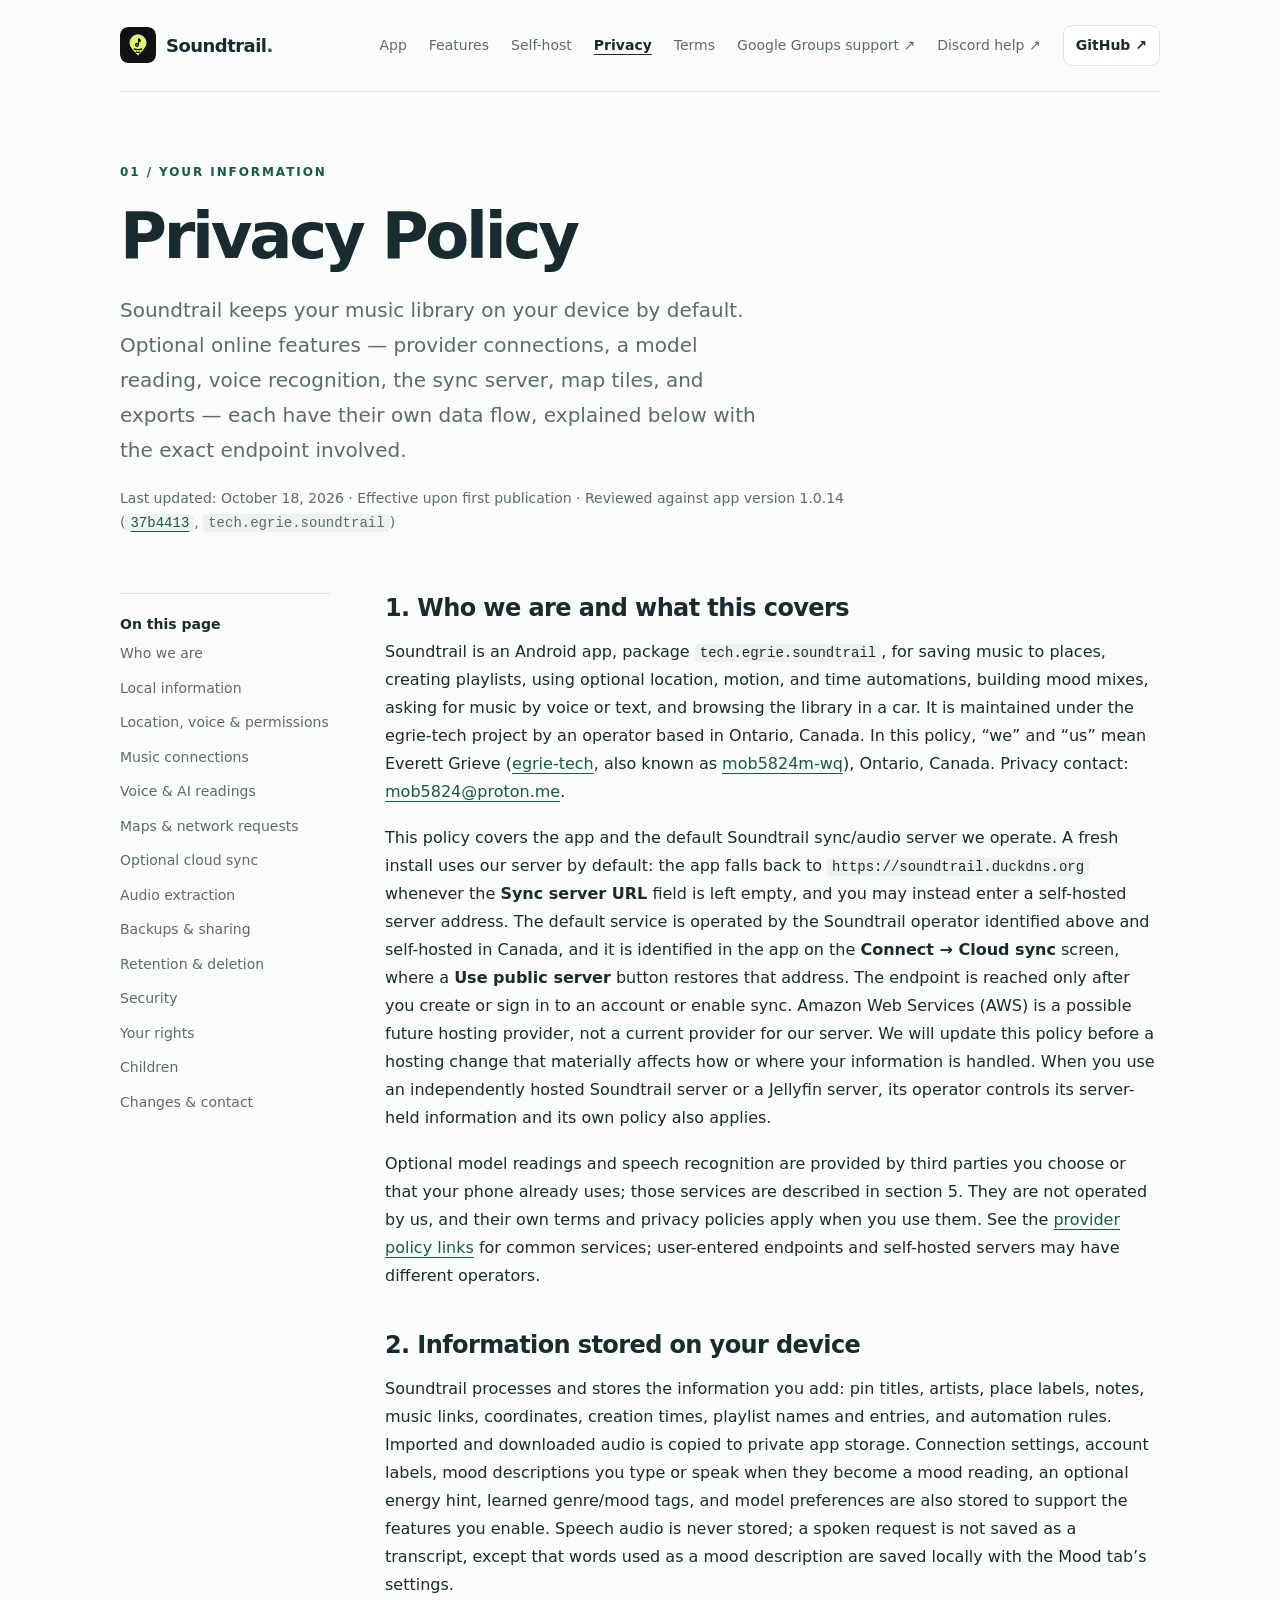
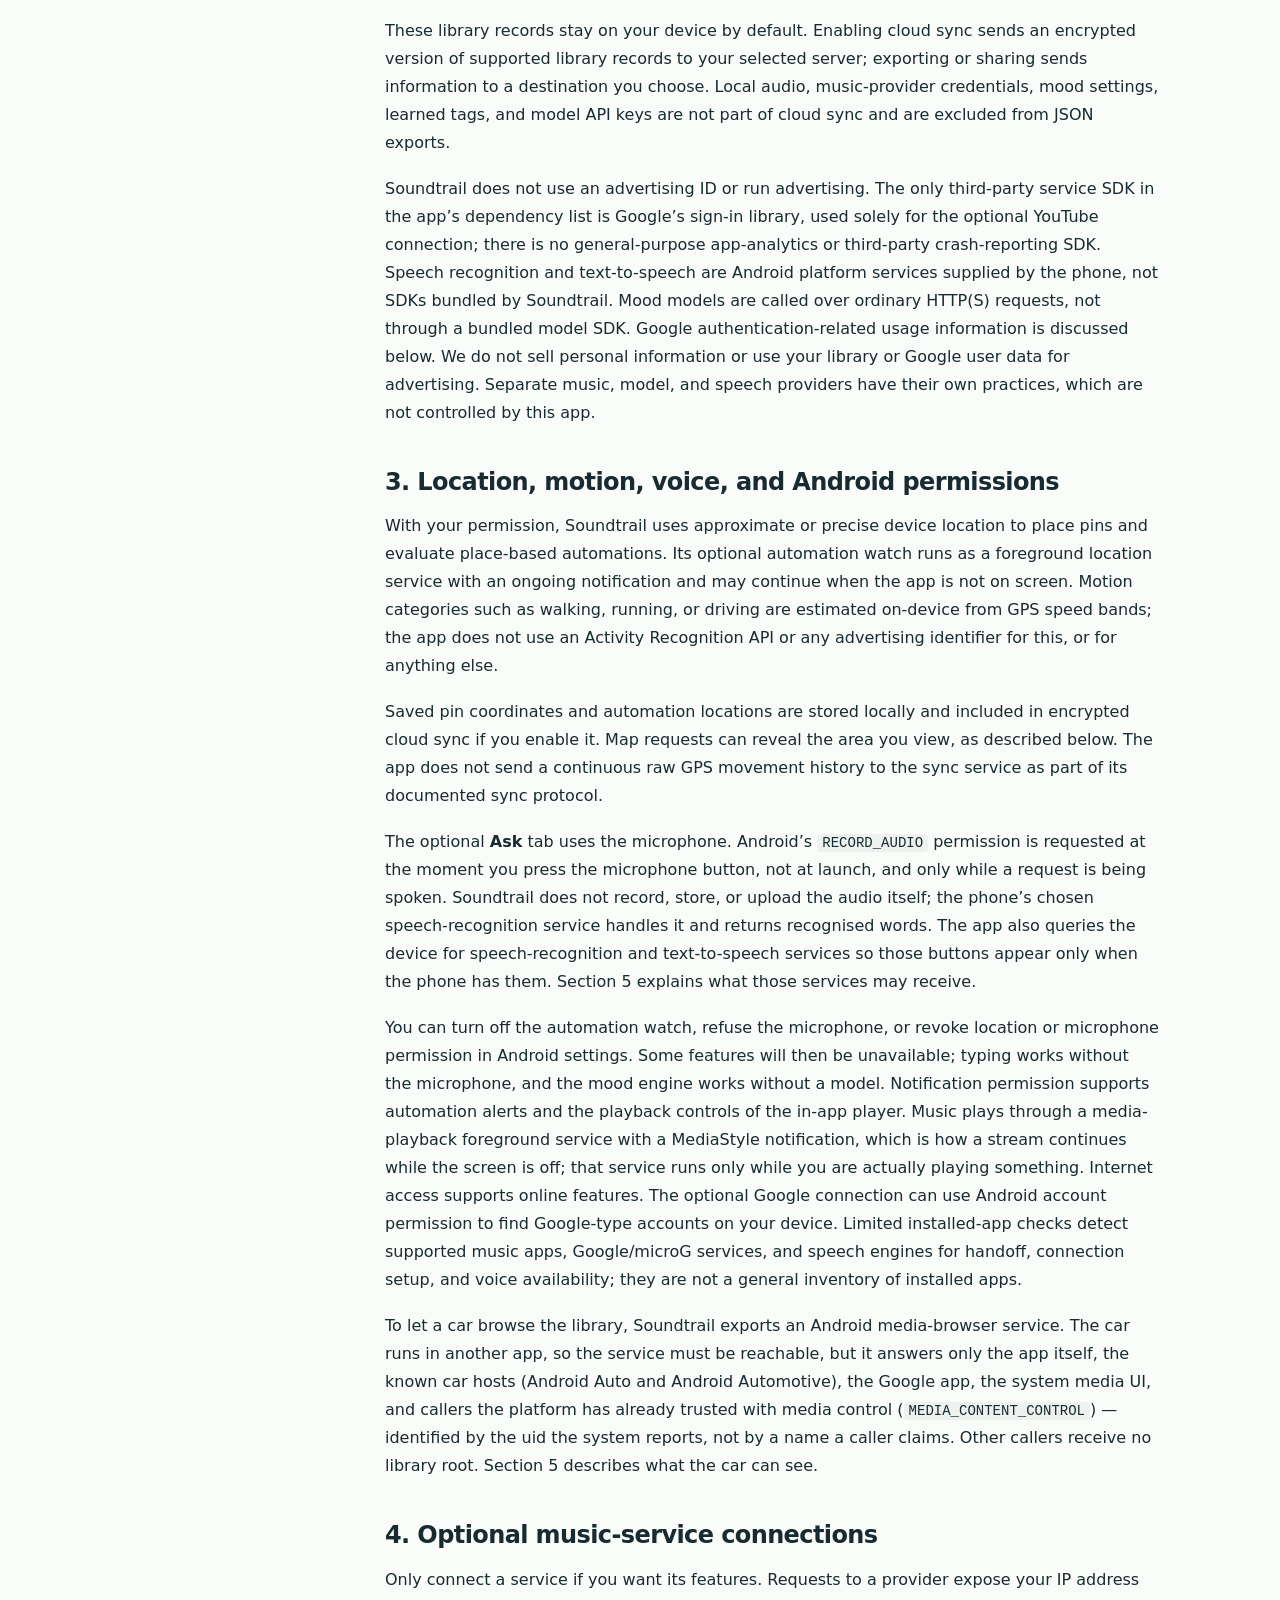
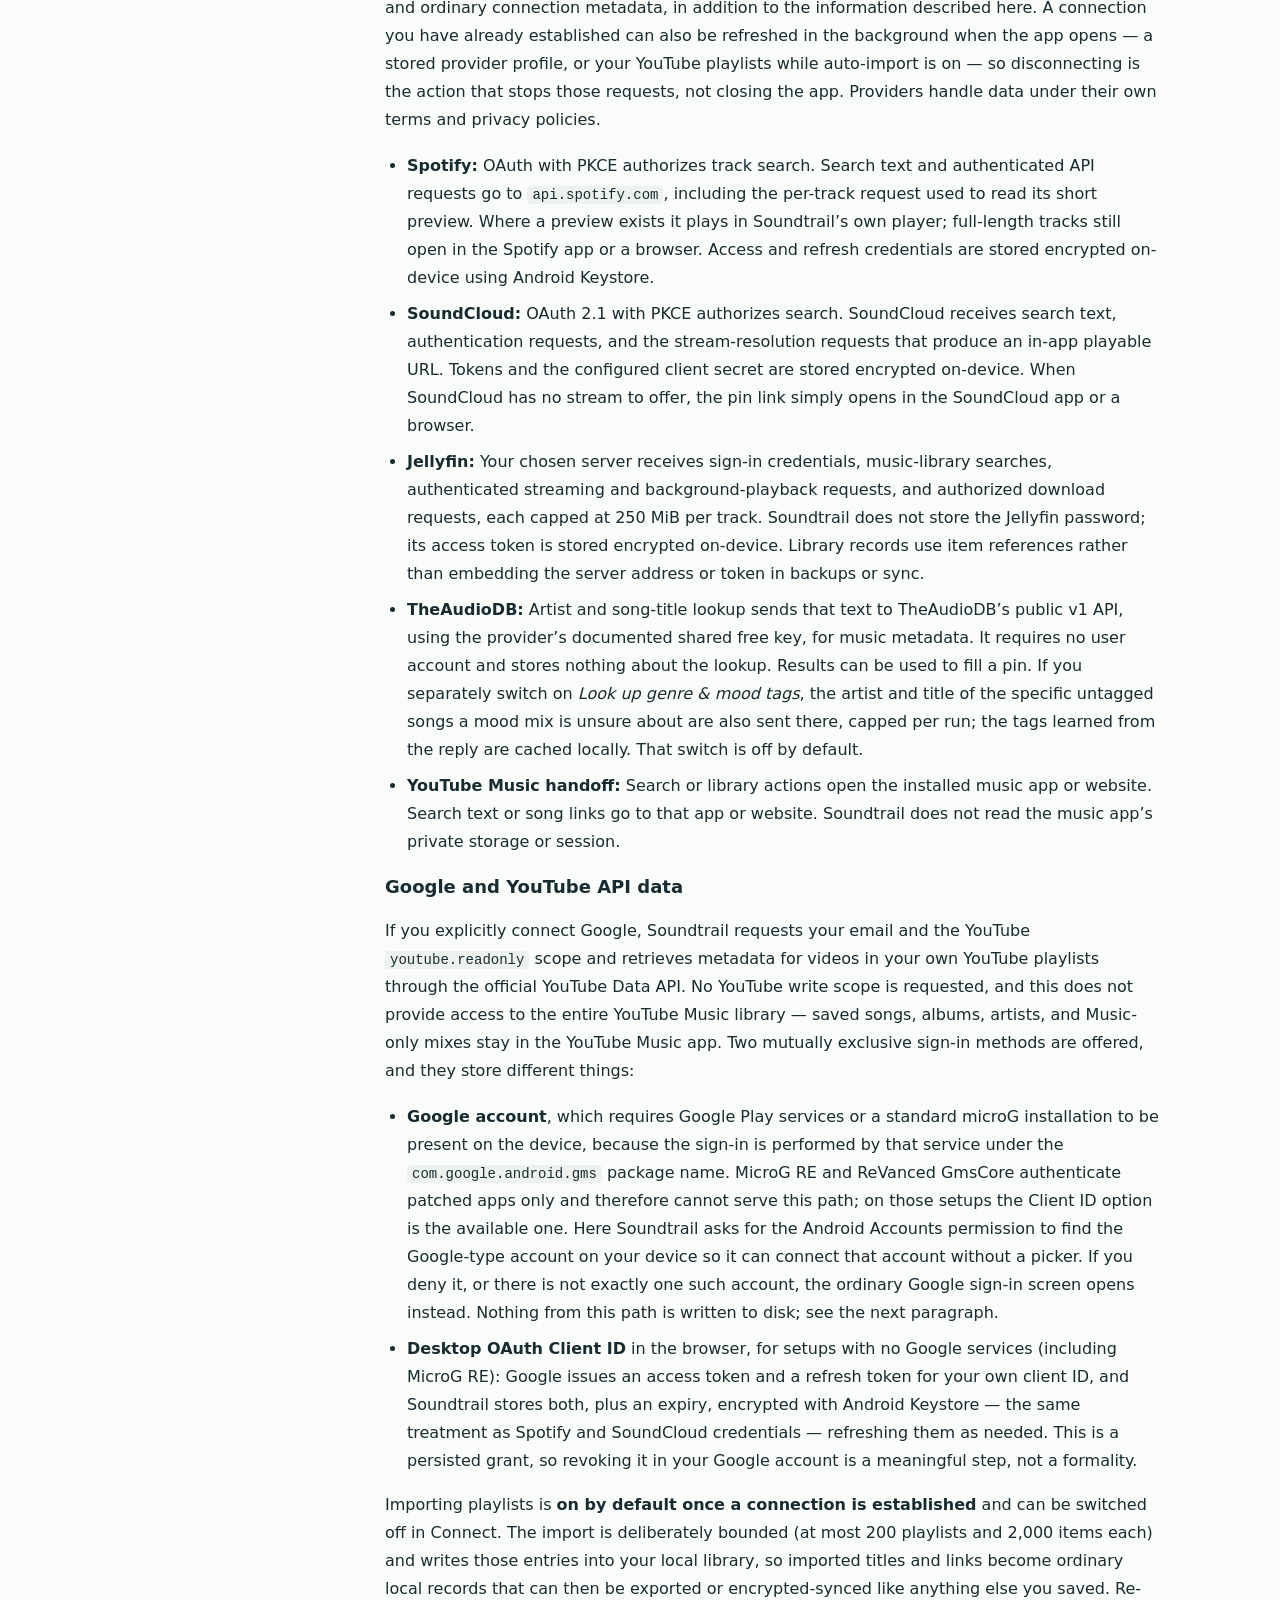
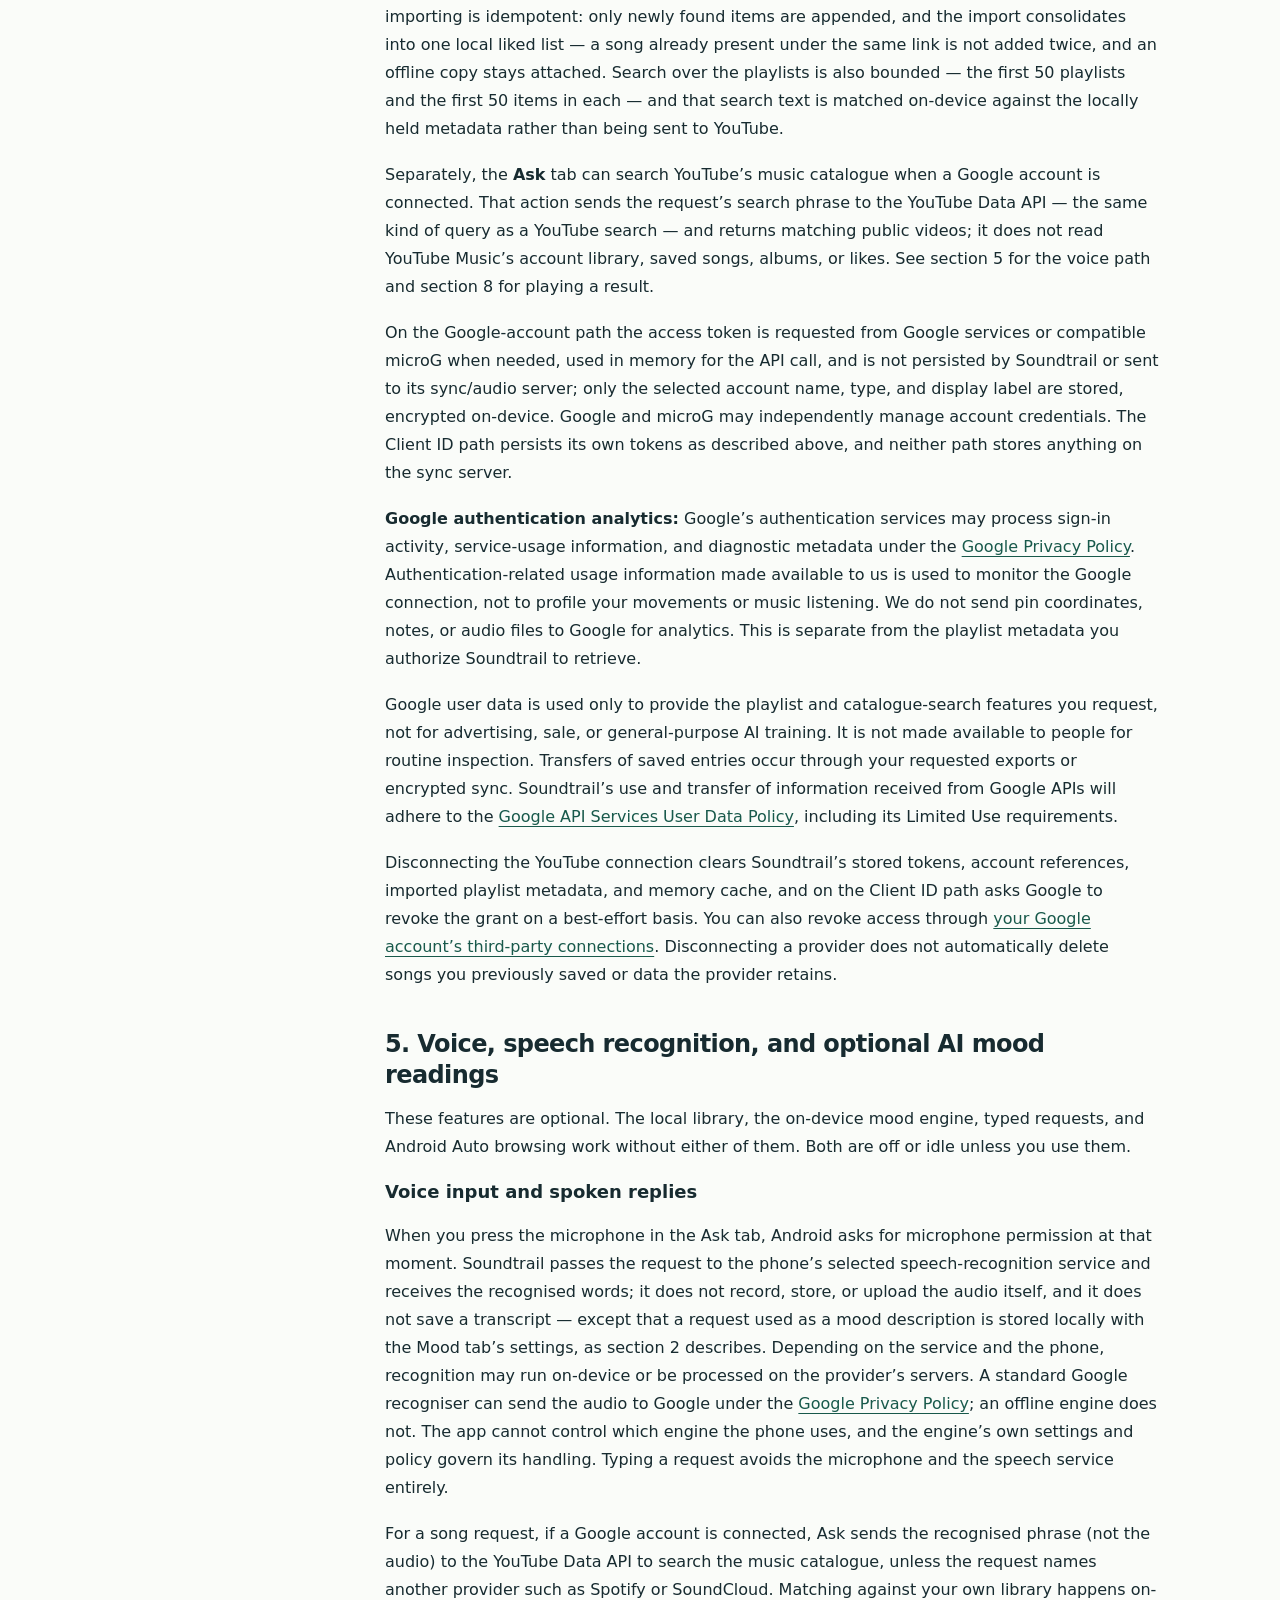
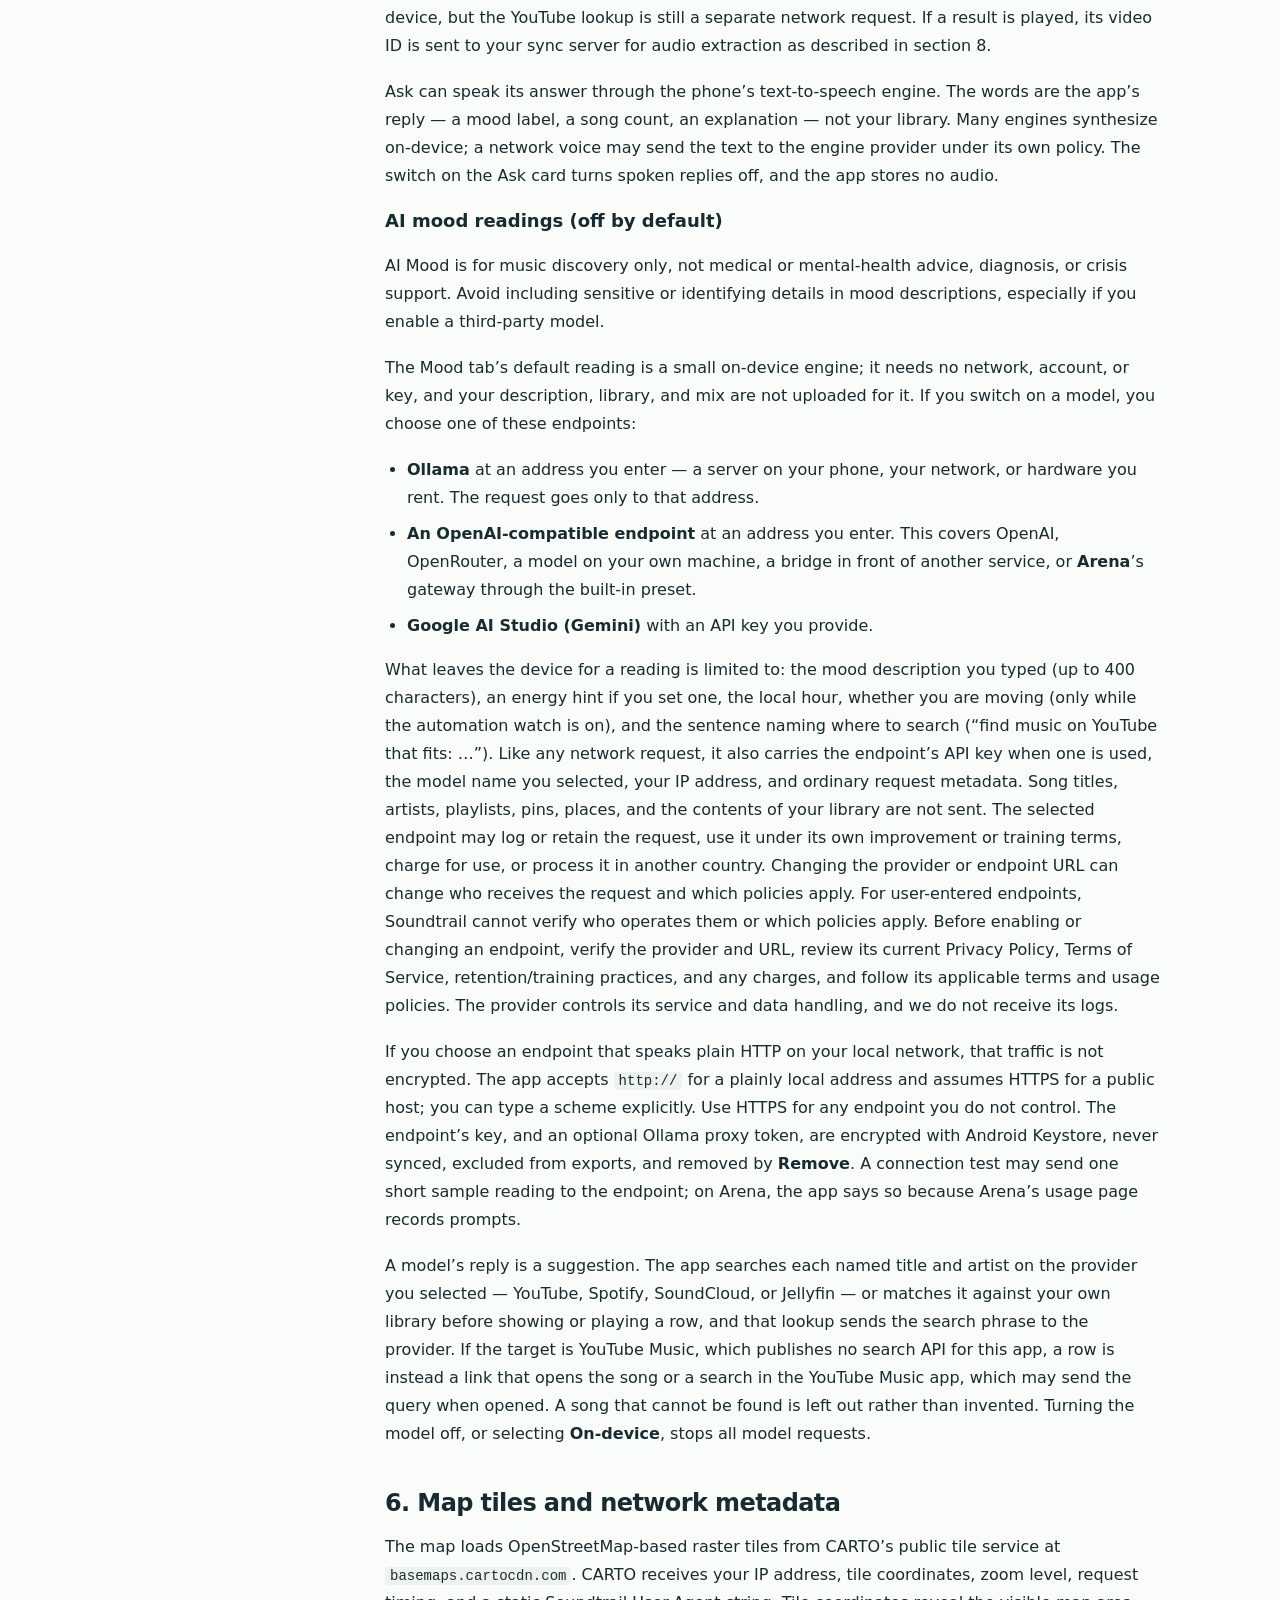
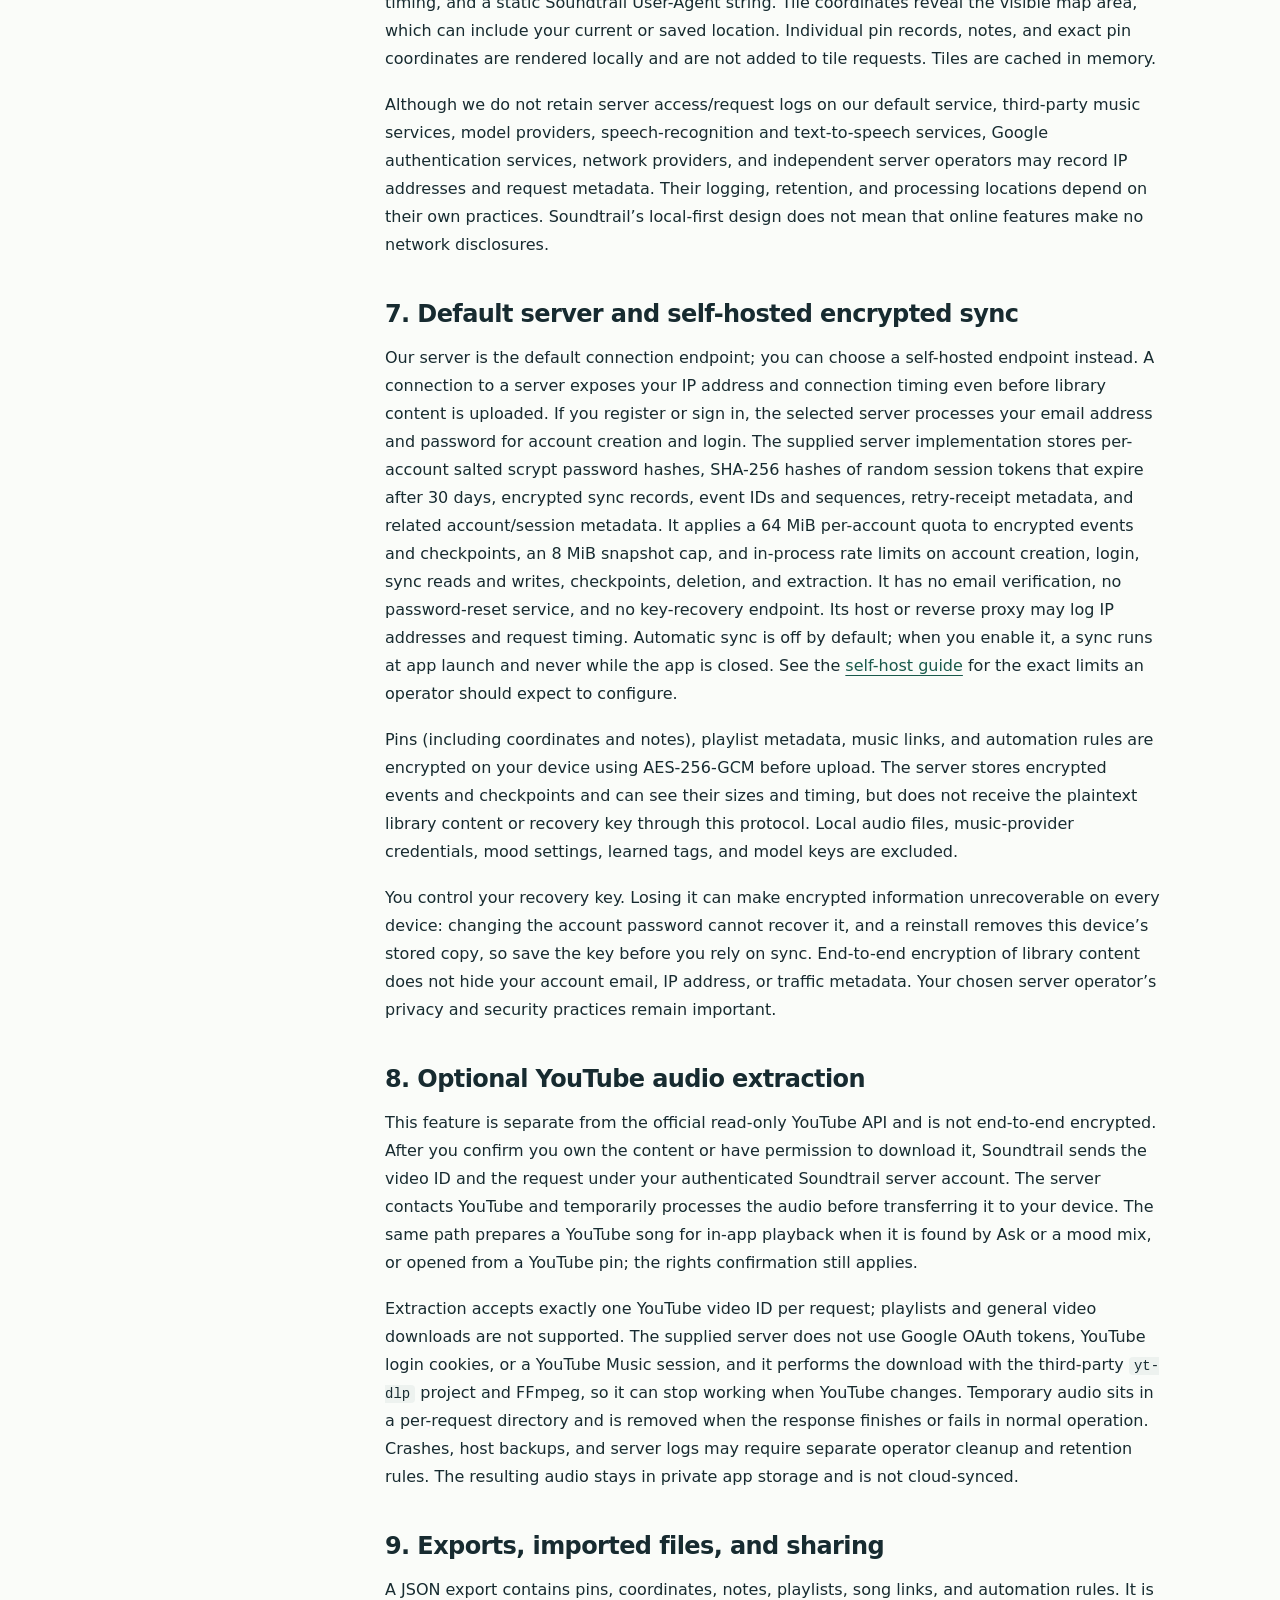
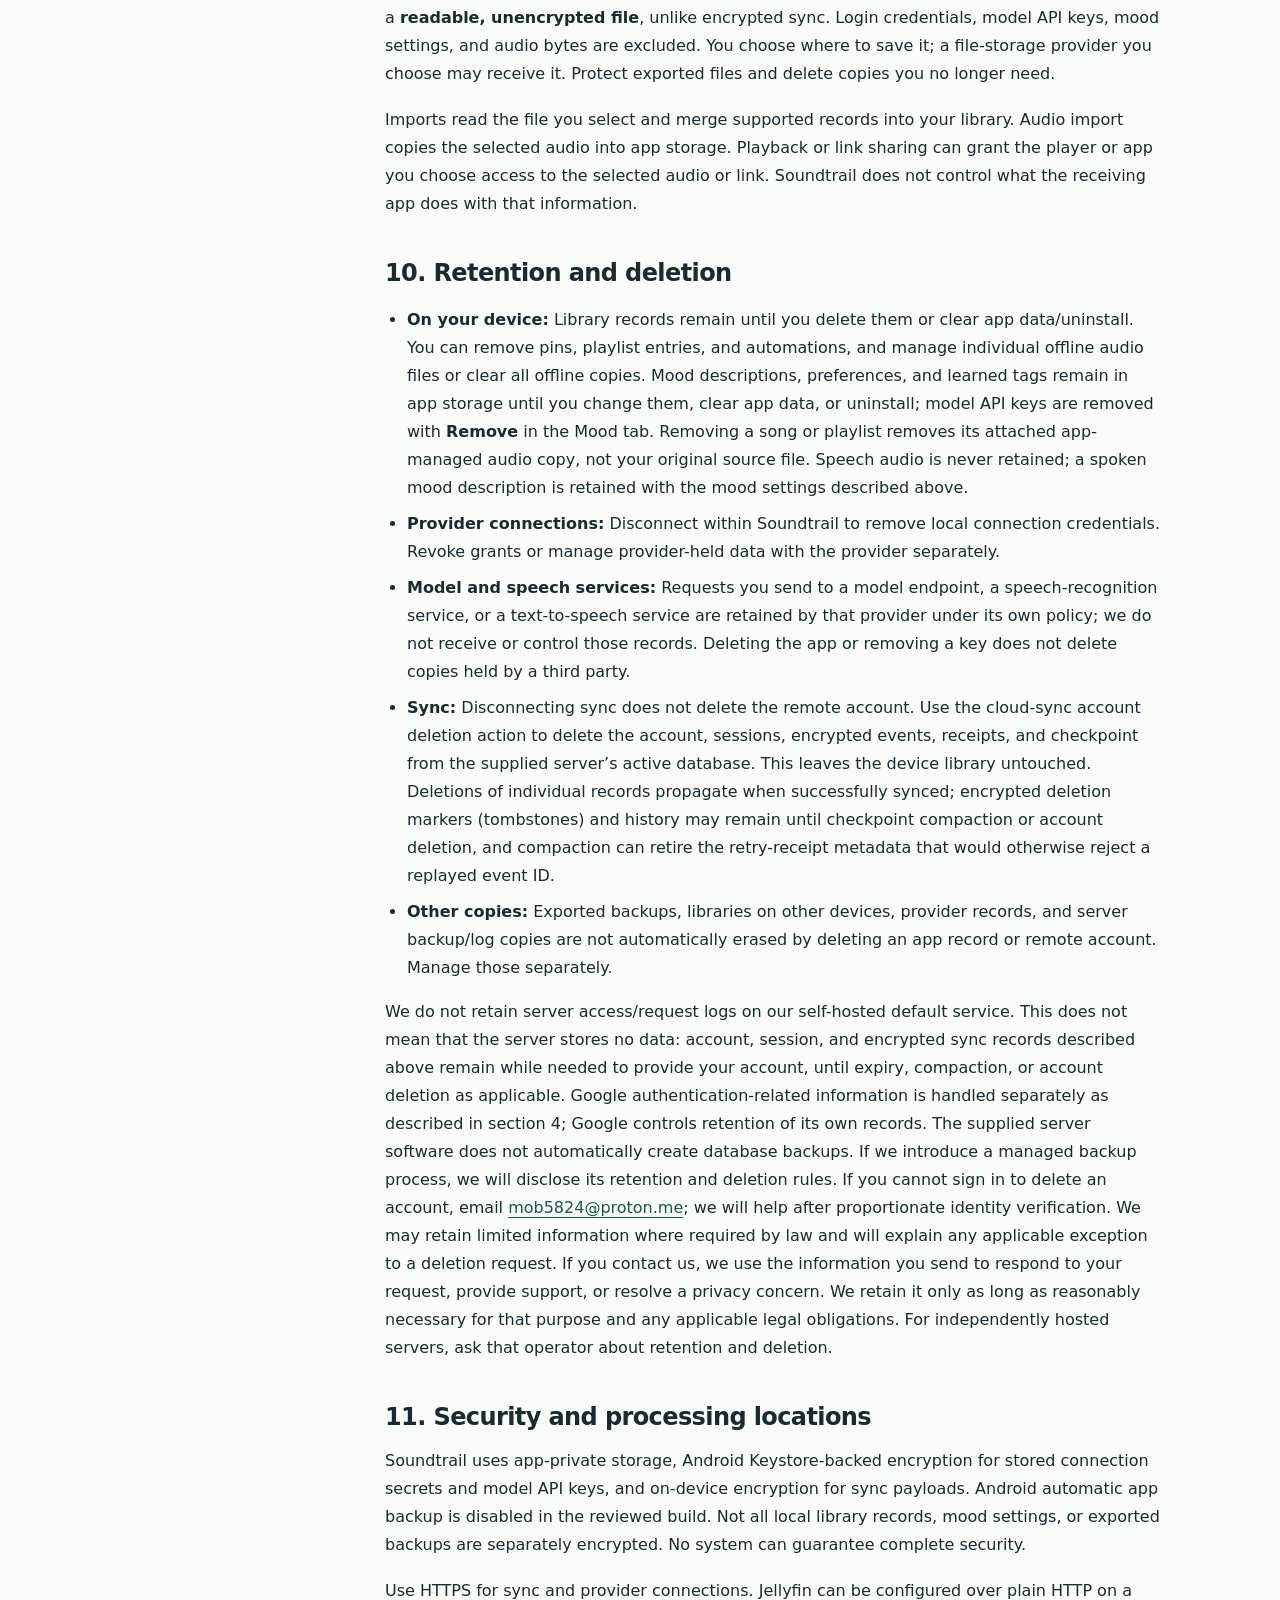
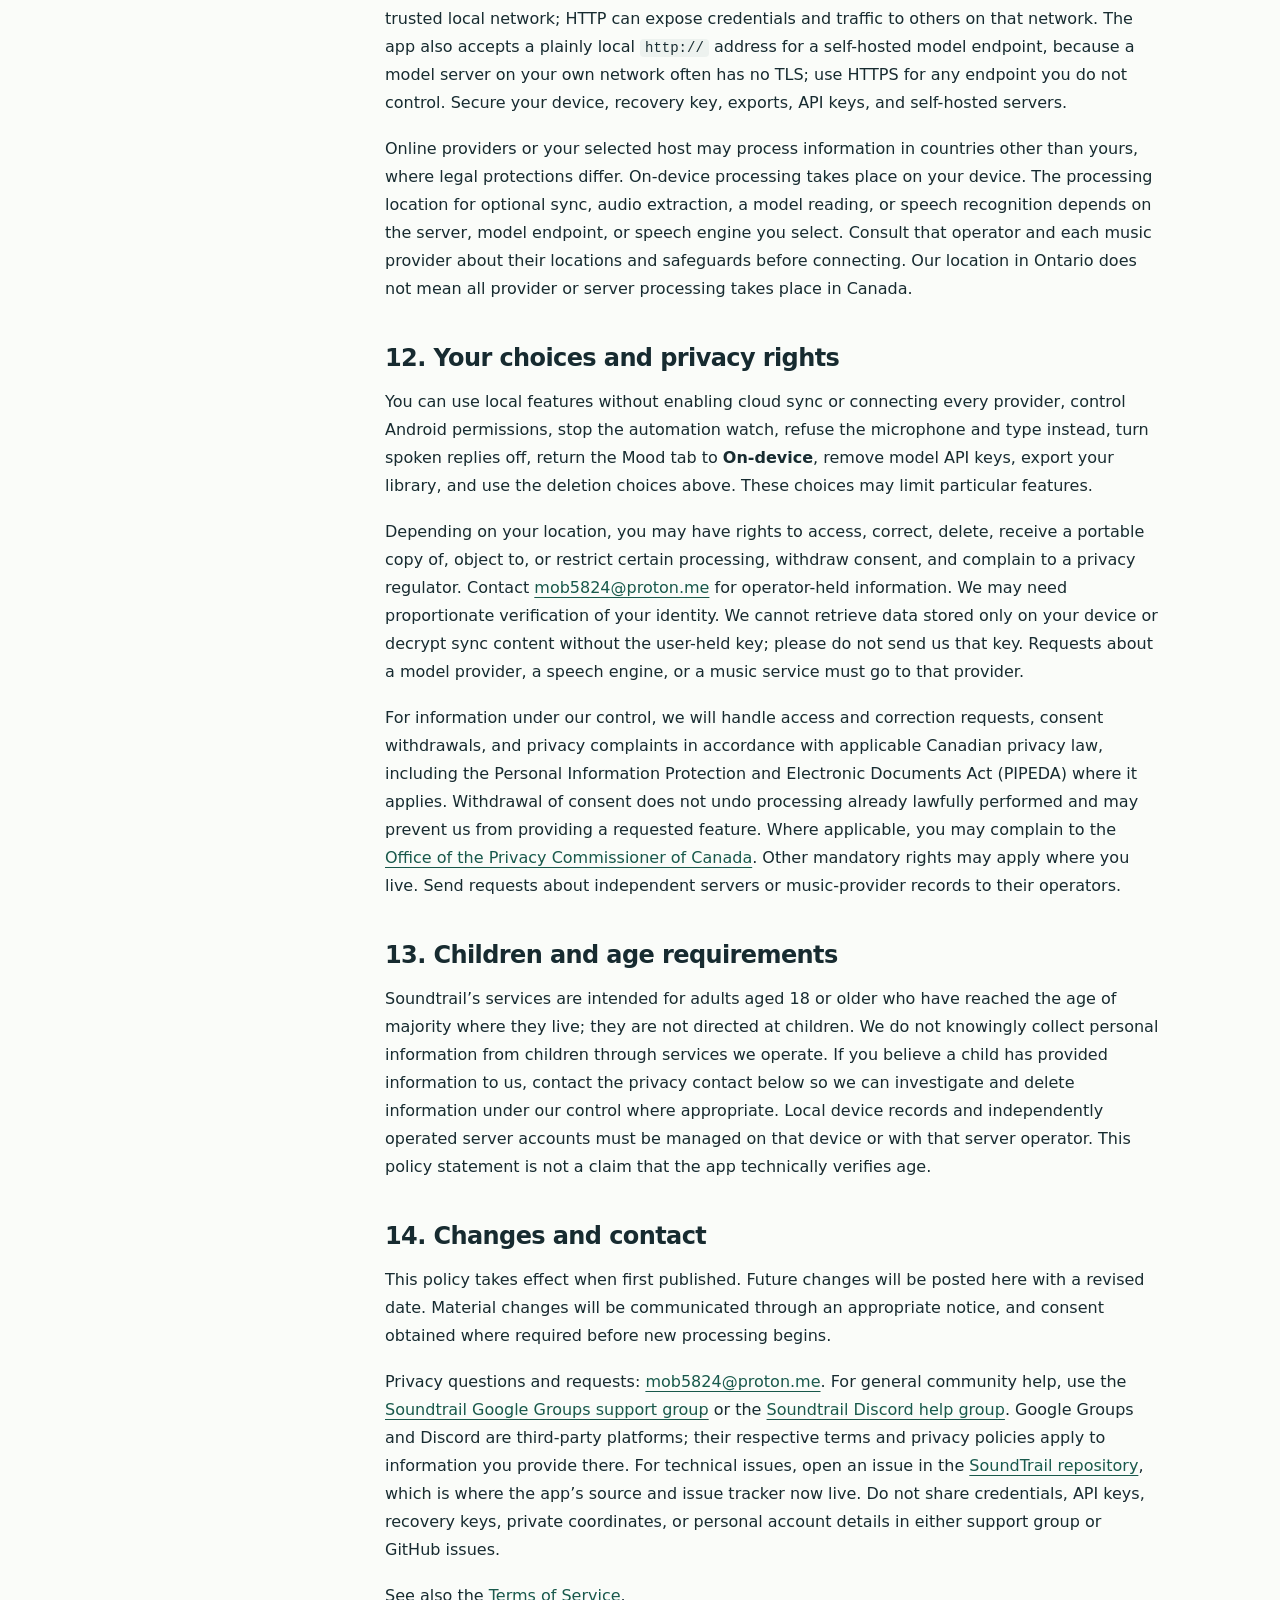
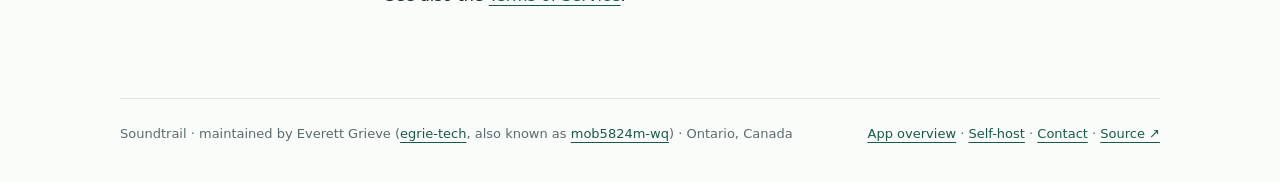
<file: privacy/index.html>
<!doctype html>
<html lang="en">
<head><meta charset="utf-8"><meta name="viewport" content="width=device-width, initial-scale=1"><meta name="description" content="Soundtrail privacy policy: location, microphone and voice recognition, local music data, provider connections, optional AI mood readings, encrypted sync, Android Auto, and deletion."><title>Privacy Policy · Soundtrail</title><link rel="canonical" href="https://egrie-tech.github.io/privacy/"><meta name="color-scheme" content="light dark"><meta property="og:type" content="article"><meta property="og:site_name" content="Soundtrail"><meta property="og:title" content="Soundtrail Privacy Policy"><meta property="og:description" content="How Soundtrail handles location, voice, local music data, provider connections, optional AI mood readings, encrypted sync, Android Auto, and deletion."><meta property="og:url" content="https://egrie-tech.github.io/privacy/"><meta name="twitter:card" content="summary"><link rel="icon" type="image/svg+xml" href="../assets/soundtrail-logo.svg"><link rel="stylesheet" href="../assets/styles.css"></head>
<body>
<a class="skip" href="#main">Skip to content</a>
<header><a class="brand" href="../"><img class="brand-mark" src="../assets/soundtrail-logo.svg" alt="" aria-hidden="true" width="36" height="36"><span>Soundtrail<span class="brand-dot">.</span></span></a><nav aria-label="Main navigation"><a href="../">App</a><a href="../#features">Features</a><a href="../self-host/">Self-host</a><a href="./" aria-current="page">Privacy</a><a href="../terms/">Terms</a><a href="https://groups.google.com/u/1/g/soundtrail" aria-label="Soundtrail support group on Google Groups">Google Groups support ↗</a><a href="https://discord.gg/rZzbuEjXrg" aria-label="Soundtrail help group on Discord">Discord help ↗</a><a class="gh" href="https://github.com/mob5824m-wq/SoundTrail">GitHub ↗</a></nav></header>
<main id="main">
<div class="hero"><div class="eyebrow">01 / Your information</div><h1>Privacy Policy</h1><p class="intro">Soundtrail keeps your music library on your device by default. Optional online features — provider connections, a model reading, voice recognition, the sync server, map tiles, and exports — each have their own data flow, explained below with the exact endpoint involved.</p><p class="meta">Last updated: October 18, 2026 · Effective upon first publication · Reviewed against app version 1.0.14 (<a href="https://github.com/mob5824m-wq/SoundTrail/commit/37b4413a3fc3a72c6e59cfe8ce6d1e8e606ce4cf"><code>37b4413</code></a>, <code>tech.egrie.soundtrail</code>)</p></div>
<div class="layout">
<aside class="toc" aria-label="On this page"><strong>On this page</strong><a href="#scope">Who we are</a><a href="#local">Local information</a><a href="#location">Location, voice &amp; permissions</a><a href="#providers">Music connections</a><a href="#voice">Voice &amp; AI readings</a><a href="#maps">Maps &amp; network requests</a><a href="#sync">Optional cloud sync</a><a href="#audio">Audio extraction</a><a href="#backups">Backups &amp; sharing</a><a href="#retention">Retention &amp; deletion</a><a href="#security">Security</a><a href="#rights">Your rights</a><a href="#children">Children</a><a href="#changes">Changes &amp; contact</a></aside>
<article>
<section id="scope"><h2>1. Who we are and what this covers</h2><p>Soundtrail is an Android app, package <code>tech.egrie.soundtrail</code>, for saving music to places, creating playlists, using optional location, motion, and time automations, building mood mixes, asking for music by voice or text, and browsing the library in a car. It is maintained under the egrie-tech project by an operator based in Ontario, Canada. In this policy, “we” and “us” mean Everett Grieve (<a href="https://github.com/egrie-tech">egrie-tech</a>, also known as <a href="https://github.com/mob5824m-wq">mob5824m-wq</a>), Ontario, Canada. Privacy contact: <a href="mailto:mob5824@proton.me">mob5824@proton.me</a>.</p><p>This policy covers the app and the default Soundtrail sync/audio server we operate. A fresh install uses our server by default: the app falls back to <code>https://soundtrail.duckdns.org</code> whenever the <strong>Sync server URL</strong> field is left empty, and you may instead enter a self-hosted server address. The default service is operated by the Soundtrail operator identified above and self-hosted in Canada, and it is identified in the app on the <strong>Connect → Cloud sync</strong> screen, where a <strong>Use public server</strong> button restores that address. The endpoint is reached only after you create or sign in to an account or enable sync. Amazon Web Services (AWS) is a possible future hosting provider, not a current provider for our server. We will update this policy before a hosting change that materially affects how or where your information is handled. When you use an independently hosted Soundtrail server or a Jellyfin server, its operator controls its server-held information and its own policy also applies.</p><p>Optional model readings and speech recognition are provided by third parties you choose or that your phone already uses; those services are described in section 5. They are not operated by us, and their own terms and privacy policies apply when you use them. See the <a href="../terms/#provider-policy-links">provider policy links</a> for common services; user-entered endpoints and self-hosted servers may have different operators.</p></section>
<section id="local"><h2>2. Information stored on your device</h2><p>Soundtrail processes and stores the information you add: pin titles, artists, place labels, notes, music links, coordinates, creation times, playlist names and entries, and automation rules. Imported and downloaded audio is copied to private app storage. Connection settings, account labels, mood descriptions you type or speak when they become a mood reading, an optional energy hint, learned genre/mood tags, and model preferences are also stored to support the features you enable. Speech audio is never stored; a spoken request is not saved as a transcript, except that words used as a mood description are saved locally with the Mood tab’s settings.</p><p>These library records stay on your device by default. Enabling cloud sync sends an encrypted version of supported library records to your selected server; exporting or sharing sends information to a destination you choose. Local audio, music-provider credentials, mood settings, learned tags, and model API keys are not part of cloud sync and are excluded from JSON exports.</p><p>Soundtrail does not use an advertising ID or run advertising. The only third-party service SDK in the app’s dependency list is Google’s sign-in library, used solely for the optional YouTube connection; there is no general-purpose app-analytics or third-party crash-reporting SDK. Speech recognition and text-to-speech are Android platform services supplied by the phone, not SDKs bundled by Soundtrail. Mood models are called over ordinary HTTP(S) requests, not through a bundled model SDK. Google authentication-related usage information is discussed below. We do not sell personal information or use your library or Google user data for advertising. Separate music, model, and speech providers have their own practices, which are not controlled by this app.</p></section>
<section id="location"><h2>3. Location, motion, voice, and Android permissions</h2><p>With your permission, Soundtrail uses approximate or precise device location to place pins and evaluate place-based automations. Its optional automation watch runs as a foreground location service with an ongoing notification and may continue when the app is not on screen. Motion categories such as walking, running, or driving are estimated on-device from GPS speed bands; the app does not use an Activity Recognition API or any advertising identifier for this, or for anything else.</p><p>Saved pin coordinates and automation locations are stored locally and included in encrypted cloud sync if you enable it. Map requests can reveal the area you view, as described below. The app does not send a continuous raw GPS movement history to the sync service as part of its documented sync protocol.</p><p>The optional <strong>Ask</strong> tab uses the microphone. Android’s <code>RECORD_AUDIO</code> permission is requested at the moment you press the microphone button, not at launch, and only while a request is being spoken. Soundtrail does not record, store, or upload the audio itself; the phone’s chosen speech-recognition service handles it and returns recognised words. The app also queries the device for speech-recognition and text-to-speech services so those buttons appear only when the phone has them. Section 5 explains what those services may receive.</p><p>You can turn off the automation watch, refuse the microphone, or revoke location or microphone permission in Android settings. Some features will then be unavailable; typing works without the microphone, and the mood engine works without a model. Notification permission supports automation alerts and the playback controls of the in-app player. Music plays through a media-playback foreground service with a MediaStyle notification, which is how a stream continues while the screen is off; that service runs only while you are actually playing something. Internet access supports online features. The optional Google connection can use Android account permission to find Google-type accounts on your device. Limited installed-app checks detect supported music apps, Google/microG services, and speech engines for handoff, connection setup, and voice availability; they are not a general inventory of installed apps.</p><p>To let a car browse the library, Soundtrail exports an Android media-browser service. The car runs in another app, so the service must be reachable, but it answers only the app itself, the known car hosts (Android Auto and Android Automotive), the Google app, the system media UI, and callers the platform has already trusted with media control (<code>MEDIA_CONTENT_CONTROL</code>) — identified by the uid the system reports, not by a name a caller claims. Other callers receive no library root. Section 5 describes what the car can see.</p></section>
<section id="providers"><h2>4. Optional music-service connections</h2><p>Only connect a service if you want its features. Requests to a provider expose your IP address and ordinary connection metadata, in addition to the information described here. A connection you have already established can also be refreshed in the background when the app opens — a stored provider profile, or your YouTube playlists while auto-import is on — so disconnecting is the action that stops those requests, not closing the app. Providers handle data under their own terms and privacy policies.</p><ul><li><strong>Spotify:</strong> OAuth with PKCE authorizes track search. Search text and authenticated API requests go to <code>api.spotify.com</code>, including the per-track request used to read its short preview. Where a preview exists it plays in Soundtrail’s own player; full-length tracks still open in the Spotify app or a browser. Access and refresh credentials are stored encrypted on-device using Android Keystore.</li><li><strong>SoundCloud:</strong> OAuth 2.1 with PKCE authorizes search. SoundCloud receives search text, authentication requests, and the stream-resolution requests that produce an in-app playable URL. Tokens and the configured client secret are stored encrypted on-device. When SoundCloud has no stream to offer, the pin link simply opens in the SoundCloud app or a browser.</li><li><strong>Jellyfin:</strong> Your chosen server receives sign-in credentials, music-library searches, authenticated streaming and background-playback requests, and authorized download requests, each capped at 250 MiB per track. Soundtrail does not store the Jellyfin password; its access token is stored encrypted on-device. Library records use item references rather than embedding the server address or token in backups or sync.</li><li><strong>TheAudioDB:</strong> Artist and song-title lookup sends that text to TheAudioDB’s public v1 API, using the provider’s documented shared free key, for music metadata. It requires no user account and stores nothing about the lookup. Results can be used to fill a pin. If you separately switch on <em>Look up genre &amp; mood tags</em>, the artist and title of the specific untagged songs a mood mix is unsure about are also sent there, capped per run; the tags learned from the reply are cached locally. That switch is off by default.</li><li><strong>YouTube Music handoff:</strong> Search or library actions open the installed music app or website. Search text or song links go to that app or website. Soundtrail does not read the music app’s private storage or session.</li></ul>
<h3>Google and YouTube API data</h3><p>If you explicitly connect Google, Soundtrail requests your email and the YouTube <code>youtube.readonly</code> scope and retrieves metadata for videos in your own YouTube playlists through the official YouTube Data API. No YouTube write scope is requested, and this does not provide access to the entire YouTube Music library — saved songs, albums, artists, and Music-only mixes stay in the YouTube Music app. Two mutually exclusive sign-in methods are offered, and they store different things:</p><ul><li><strong>Google account</strong>, which requires Google Play services or a standard microG installation to be present on the device, because the sign-in is performed by that service under the <code>com.google.android.gms</code> package name. MicroG RE and ReVanced GmsCore authenticate patched apps only and therefore cannot serve this path; on those setups the Client ID option is the available one. Here Soundtrail asks for the Android Accounts permission to find the Google-type account on your device so it can connect that account without a picker. If you deny it, or there is not exactly one such account, the ordinary Google sign-in screen opens instead. Nothing from this path is written to disk; see the next paragraph.</li><li><strong>Desktop OAuth Client ID</strong> in the browser, for setups with no Google services (including MicroG RE): Google issues an access token and a refresh token for your own client ID, and Soundtrail stores both, plus an expiry, encrypted with Android Keystore — the same treatment as Spotify and SoundCloud credentials — refreshing them as needed. This is a persisted grant, so revoking it in your Google account is a meaningful step, not a formality.</li></ul><p>Importing playlists is <strong>on by default once a connection is established</strong> and can be switched off in Connect. The import is deliberately bounded (at most 200 playlists and 2,000 items each) and writes those entries into your local library, so imported titles and links become ordinary local records that can then be exported or encrypted-synced like anything else you saved. Re-importing is idempotent: only newly found items are appended, and the import consolidates into one local liked list — a song already present under the same link is not added twice, and an offline copy stays attached. Search over the playlists is also bounded — the first 50 playlists and the first 50 items in each — and that search text is matched on-device against the locally held metadata rather than being sent to YouTube.</p><p>Separately, the <strong>Ask</strong> tab can search YouTube’s music catalogue when a Google account is connected. That action sends the request’s search phrase to the YouTube Data API — the same kind of query as a YouTube search — and returns matching public videos; it does not read YouTube Music’s account library, saved songs, albums, or likes. See section 5 for the voice path and section 8 for playing a result.</p><p>On the Google-account path the access token is requested from Google services or compatible microG when needed, used in memory for the API call, and is not persisted by Soundtrail or sent to its sync/audio server; only the selected account name, type, and display label are stored, encrypted on-device. Google and microG may independently manage account credentials. The Client ID path persists its own tokens as described above, and neither path stores anything on the sync server.</p><p><strong>Google authentication analytics:</strong> Google’s authentication services may process sign-in activity, service-usage information, and diagnostic metadata under the <a href="https://policies.google.com/privacy">Google Privacy Policy</a>. Authentication-related usage information made available to us is used to monitor the Google connection, not to profile your movements or music listening. We do not send pin coordinates, notes, or audio files to Google for analytics. This is separate from the playlist metadata you authorize Soundtrail to retrieve.</p><p>Google user data is used only to provide the playlist and catalogue-search features you request, not for advertising, sale, or general-purpose AI training. It is not made available to people for routine inspection. Transfers of saved entries occur through your requested exports or encrypted sync. Soundtrail’s use and transfer of information received from Google APIs will adhere to the <a href="https://developers.google.com/terms/api-services-user-data-policy">Google API Services User Data Policy</a>, including its Limited Use requirements.</p><p>Disconnecting the YouTube connection clears Soundtrail’s stored tokens, account references, imported playlist metadata, and memory cache, and on the Client ID path asks Google to revoke the grant on a best-effort basis. You can also revoke access through <a href="https://myaccount.google.com/permissions">your Google account’s third-party connections</a>. Disconnecting a provider does not automatically delete songs you previously saved or data the provider retains.</p></section>
<section id="voice"><h2>5. Voice, speech recognition, and optional AI mood readings</h2><p>These features are optional. The local library, the on-device mood engine, typed requests, and Android Auto browsing work without either of them. Both are off or idle unless you use them.</p>
<h3>Voice input and spoken replies</h3><p>When you press the microphone in the Ask tab, Android asks for microphone permission at that moment. Soundtrail passes the request to the phone’s selected speech-recognition service and receives the recognised words; it does not record, store, or upload the audio itself, and it does not save a transcript — except that a request used as a mood description is stored locally with the Mood tab’s settings, as section 2 describes. Depending on the service and the phone, recognition may run on-device or be processed on the provider’s servers. A standard Google recogniser can send the audio to Google under the <a href="https://policies.google.com/privacy">Google Privacy Policy</a>; an offline engine does not. The app cannot control which engine the phone uses, and the engine’s own settings and policy govern its handling. Typing a request avoids the microphone and the speech service entirely.</p><p>For a song request, if a Google account is connected, Ask sends the recognised phrase (not the audio) to the YouTube Data API to search the music catalogue, unless the request names another provider such as Spotify or SoundCloud. Matching against your own library happens on-device, but the YouTube lookup is still a separate network request. If a result is played, its video ID is sent to your sync server for audio extraction as described in section 8.</p><p>Ask can speak its answer through the phone’s text-to-speech engine. The words are the app’s reply — a mood label, a song count, an explanation — not your library. Many engines synthesize on-device; a network voice may send the text to the engine provider under its own policy. The switch on the Ask card turns spoken replies off, and the app stores no audio.</p>
<h3>AI mood readings (off by default)</h3><p>AI Mood is for music discovery only, not medical or mental-health advice, diagnosis, or crisis support. Avoid including sensitive or identifying details in mood descriptions, especially if you enable a third-party model.</p><p>The Mood tab’s default reading is a small on-device engine; it needs no network, account, or key, and your description, library, and mix are not uploaded for it. If you switch on a model, you choose one of these endpoints:</p><ul><li><strong>Ollama</strong> at an address you enter — a server on your phone, your network, or hardware you rent. The request goes only to that address.</li><li><strong>An OpenAI-compatible endpoint</strong> at an address you enter. This covers OpenAI, OpenRouter, a model on your own machine, a bridge in front of another service, or <strong>Arena</strong>’s gateway through the built-in preset.</li><li><strong>Google AI Studio (Gemini)</strong> with an API key you provide.</li></ul><p>What leaves the device for a reading is limited to: the mood description you typed (up to 400 characters), an energy hint if you set one, the local hour, whether you are moving (only while the automation watch is on), and the sentence naming where to search (“find music on YouTube that fits: …”). Like any network request, it also carries the endpoint’s API key when one is used, the model name you selected, your IP address, and ordinary request metadata. Song titles, artists, playlists, pins, places, and the contents of your library are not sent. The selected endpoint may log or retain the request, use it under its own improvement or training terms, charge for use, or process it in another country. Changing the provider or endpoint URL can change who receives the request and which policies apply. For user-entered endpoints, Soundtrail cannot verify who operates them or which policies apply. Before enabling or changing an endpoint, verify the provider and URL, review its current Privacy Policy, Terms of Service, retention/training practices, and any charges, and follow its applicable terms and usage policies. The provider controls its service and data handling, and we do not receive its logs.</p><p>If you choose an endpoint that speaks plain HTTP on your local network, that traffic is not encrypted. The app accepts <code>http://</code> for a plainly local address and assumes HTTPS for a public host; you can type a scheme explicitly. Use HTTPS for any endpoint you do not control. The endpoint’s key, and an optional Ollama proxy token, are encrypted with Android Keystore, never synced, excluded from exports, and removed by <strong>Remove</strong>. A connection test may send one short sample reading to the endpoint; on Arena, the app says so because Arena’s usage page records prompts.</p><p>A model’s reply is a suggestion. The app searches each named title and artist on the provider you selected — YouTube, Spotify, SoundCloud, or Jellyfin — or matches it against your own library before showing or playing a row, and that lookup sends the search phrase to the provider. If the target is YouTube Music, which publishes no search API for this app, a row is instead a link that opens the song or a search in the YouTube Music app, which may send the query when opened. A song that cannot be found is left out rather than invented. Turning the model off, or selecting <strong>On-device</strong>, stops all model requests.</p></section>
<section id="maps"><h2>6. Map tiles and network metadata</h2><p>The map loads OpenStreetMap-based raster tiles from CARTO’s public tile service at <code>basemaps.cartocdn.com</code>. CARTO receives your IP address, tile coordinates, zoom level, request timing, and a static Soundtrail User-Agent string. Tile coordinates reveal the visible map area, which can include your current or saved location. Individual pin records, notes, and exact pin coordinates are rendered locally and are not added to tile requests. Tiles are cached in memory.</p><p>Although we do not retain server access/request logs on our default service, third-party music services, model providers, speech-recognition and text-to-speech services, Google authentication services, network providers, and independent server operators may record IP addresses and request metadata. Their logging, retention, and processing locations depend on their own practices. Soundtrail’s local-first design does not mean that online features make no network disclosures.</p></section>
<section id="sync"><h2>7. Default server and self-hosted encrypted sync</h2><p>Our server is the default connection endpoint; you can choose a self-hosted endpoint instead. A connection to a server exposes your IP address and connection timing even before library content is uploaded. If you register or sign in, the selected server processes your email address and password for account creation and login. The supplied server implementation stores per-account salted scrypt password hashes, SHA-256 hashes of random session tokens that expire after 30 days, encrypted sync records, event IDs and sequences, retry-receipt metadata, and related account/session metadata. It applies a 64 MiB per-account quota to encrypted events and checkpoints, an 8 MiB snapshot cap, and in-process rate limits on account creation, login, sync reads and writes, checkpoints, deletion, and extraction. It has no email verification, no password-reset service, and no key-recovery endpoint. Its host or reverse proxy may log IP addresses and request timing. Automatic sync is off by default; when you enable it, a sync runs at app launch and never while the app is closed. See the <a href="../self-host/">self-host guide</a> for the exact limits an operator should expect to configure.</p><p>Pins (including coordinates and notes), playlist metadata, music links, and automation rules are encrypted on your device using AES-256-GCM before upload. The server stores encrypted events and checkpoints and can see their sizes and timing, but does not receive the plaintext library content or recovery key through this protocol. Local audio files, music-provider credentials, mood settings, learned tags, and model keys are excluded.</p><p>You control your recovery key. Losing it can make encrypted information unrecoverable on every device: changing the account password cannot recover it, and a reinstall removes this device’s stored copy, so save the key before you rely on sync. End-to-end encryption of library content does not hide your account email, IP address, or traffic metadata. Your chosen server operator’s privacy and security practices remain important.</p></section>
<section id="audio"><h2>8. Optional YouTube audio extraction</h2><p>This feature is separate from the official read-only YouTube API and is not end-to-end encrypted. After you confirm you own the content or have permission to download it, Soundtrail sends the video ID and the request under your authenticated Soundtrail server account. The server contacts YouTube and temporarily processes the audio before transferring it to your device. The same path prepares a YouTube song for in-app playback when it is found by Ask or a mood mix, or opened from a YouTube pin; the rights confirmation still applies.</p><p>Extraction accepts exactly one YouTube video ID per request; playlists and general video downloads are not supported. The supplied server does not use Google OAuth tokens, YouTube login cookies, or a YouTube Music session, and it performs the download with the third-party <code>yt-dlp</code> project and FFmpeg, so it can stop working when YouTube changes. Temporary audio sits in a per-request directory and is removed when the response finishes or fails in normal operation. Crashes, host backups, and server logs may require separate operator cleanup and retention rules. The resulting audio stays in private app storage and is not cloud-synced.</p></section>
<section id="backups"><h2>9. Exports, imported files, and sharing</h2><p>A JSON export contains pins, coordinates, notes, playlists, song links, and automation rules. It is a <strong>readable, unencrypted file</strong>, unlike encrypted sync. Login credentials, model API keys, mood settings, and audio bytes are excluded. You choose where to save it; a file-storage provider you choose may receive it. Protect exported files and delete copies you no longer need.</p><p>Imports read the file you select and merge supported records into your library. Audio import copies the selected audio into app storage. Playback or link sharing can grant the player or app you choose access to the selected audio or link. Soundtrail does not control what the receiving app does with that information.</p></section>
<section id="retention"><h2>10. Retention and deletion</h2><ul><li><strong>On your device:</strong> Library records remain until you delete them or clear app data/uninstall. You can remove pins, playlist entries, and automations, and manage individual offline audio files or clear all offline copies. Mood descriptions, preferences, and learned tags remain in app storage until you change them, clear app data, or uninstall; model API keys are removed with <strong>Remove</strong> in the Mood tab. Removing a song or playlist removes its attached app-managed audio copy, not your original source file. Speech audio is never retained; a spoken mood description is retained with the mood settings described above.</li><li><strong>Provider connections:</strong> Disconnect within Soundtrail to remove local connection credentials. Revoke grants or manage provider-held data with the provider separately.</li><li><strong>Model and speech services:</strong> Requests you send to a model endpoint, a speech-recognition service, or a text-to-speech service are retained by that provider under its own policy; we do not receive or control those records. Deleting the app or removing a key does not delete copies held by a third party.</li><li><strong>Sync:</strong> Disconnecting sync does not delete the remote account. Use the cloud-sync account deletion action to delete the account, sessions, encrypted events, receipts, and checkpoint from the supplied server’s active database. This leaves the device library untouched. Deletions of individual records propagate when successfully synced; encrypted deletion markers (tombstones) and history may remain until checkpoint compaction or account deletion, and compaction can retire the retry-receipt metadata that would otherwise reject a replayed event ID.</li><li><strong>Other copies:</strong> Exported backups, libraries on other devices, provider records, and server backup/log copies are not automatically erased by deleting an app record or remote account. Manage those separately.</li></ul><p>We do not retain server access/request logs on our self-hosted default service. This does not mean that the server stores no data: account, session, and encrypted sync records described above remain while needed to provide your account, until expiry, compaction, or account deletion as applicable. Google authentication-related information is handled separately as described in section 4; Google controls retention of its own records. The supplied server software does not automatically create database backups. If we introduce a managed backup process, we will disclose its retention and deletion rules. If you cannot sign in to delete an account, email <a href="mailto:mob5824@proton.me">mob5824@proton.me</a>; we will help after proportionate identity verification. We may retain limited information where required by law and will explain any applicable exception to a deletion request. If you contact us, we use the information you send to respond to your request, provide support, or resolve a privacy concern. We retain it only as long as reasonably necessary for that purpose and any applicable legal obligations. For independently hosted servers, ask that operator about retention and deletion.</p></section>
<section id="security"><h2>11. Security and processing locations</h2><p>Soundtrail uses app-private storage, Android Keystore-backed encryption for stored connection secrets and model API keys, and on-device encryption for sync payloads. Android automatic app backup is disabled in the reviewed build. Not all local library records, mood settings, or exported backups are separately encrypted. No system can guarantee complete security.</p><p>Use HTTPS for sync and provider connections. Jellyfin can be configured over plain HTTP on a trusted local network; HTTP can expose credentials and traffic to others on that network. The app also accepts a plainly local <code>http://</code> address for a self-hosted model endpoint, because a model server on your own network often has no TLS; use HTTPS for any endpoint you do not control. Secure your device, recovery key, exports, API keys, and self-hosted servers.</p><p>Online providers or your selected host may process information in countries other than yours, where legal protections differ. On-device processing takes place on your device. The processing location for optional sync, audio extraction, a model reading, or speech recognition depends on the server, model endpoint, or speech engine you select. Consult that operator and each music provider about their locations and safeguards before connecting. Our location in Ontario does not mean all provider or server processing takes place in Canada.</p></section>
<section id="rights"><h2>12. Your choices and privacy rights</h2><p>You can use local features without enabling cloud sync or connecting every provider, control Android permissions, stop the automation watch, refuse the microphone and type instead, turn spoken replies off, return the Mood tab to <strong>On-device</strong>, remove model API keys, export your library, and use the deletion choices above. These choices may limit particular features.</p><p>Depending on your location, you may have rights to access, correct, delete, receive a portable copy of, object to, or restrict certain processing, withdraw consent, and complain to a privacy regulator. Contact <a href="mailto:mob5824@proton.me">mob5824@proton.me</a> for operator-held information. We may need proportionate verification of your identity. We cannot retrieve data stored only on your device or decrypt sync content without the user-held key; please do not send us that key. Requests about a model provider, a speech engine, or a music service must go to that provider.</p><p>For information under our control, we will handle access and correction requests, consent withdrawals, and privacy complaints in accordance with applicable Canadian privacy law, including the Personal Information Protection and Electronic Documents Act (PIPEDA) where it applies. Withdrawal of consent does not undo processing already lawfully performed and may prevent us from providing a requested feature. Where applicable, you may complain to the <a href="https://www.priv.gc.ca/en/report-a-concern/">Office of the Privacy Commissioner of Canada</a>. Other mandatory rights may apply where you live. Send requests about independent servers or music-provider records to their operators.</p></section>
<section id="children"><h2>13. Children and age requirements</h2><p>Soundtrail’s services are intended for adults aged 18 or older who have reached the age of majority where they live; they are not directed at children. We do not knowingly collect personal information from children through services we operate. If you believe a child has provided information to us, contact the privacy contact below so we can investigate and delete information under our control where appropriate. Local device records and independently operated server accounts must be managed on that device or with that server operator. This policy statement is not a claim that the app technically verifies age.</p></section>
<section id="changes"><h2>14. Changes and contact</h2><p>This policy takes effect when first published. Future changes will be posted here with a revised date. Material changes will be communicated through an appropriate notice, and consent obtained where required before new processing begins.</p><p>Privacy questions and requests: <a href="mailto:mob5824@proton.me">mob5824@proton.me</a>. For general community help, use the <a href="https://groups.google.com/u/1/g/soundtrail">Soundtrail Google Groups support group</a> or the <a href="https://discord.gg/rZzbuEjXrg">Soundtrail Discord help group</a>. Google Groups and Discord are third-party platforms; their respective terms and privacy policies apply to information you provide there. For technical issues, open an issue in the <a href="https://github.com/mob5824m-wq/SoundTrail/issues">SoundTrail repository</a>, which is where the app’s source and issue tracker now live. Do not share credentials, API keys, recovery keys, private coordinates, or personal account details in either support group or GitHub issues.</p><p>See also the <a href="../terms/">Terms of Service</a>.</p></section>
</article></div>
</main><footer><span>Soundtrail · maintained by Everett Grieve (<a href="https://github.com/egrie-tech">egrie-tech</a>, also known as <a href="https://github.com/mob5824m-wq">mob5824m-wq</a>) · Ontario, Canada</span><span><a href="../">App overview</a> · <a href="../self-host/">Self-host</a> · <a href="mailto:mob5824@proton.me">Contact</a> · <a href="https://github.com/mob5824m-wq/SoundTrail">Source ↗</a></span></footer>
</body></html>
</file>
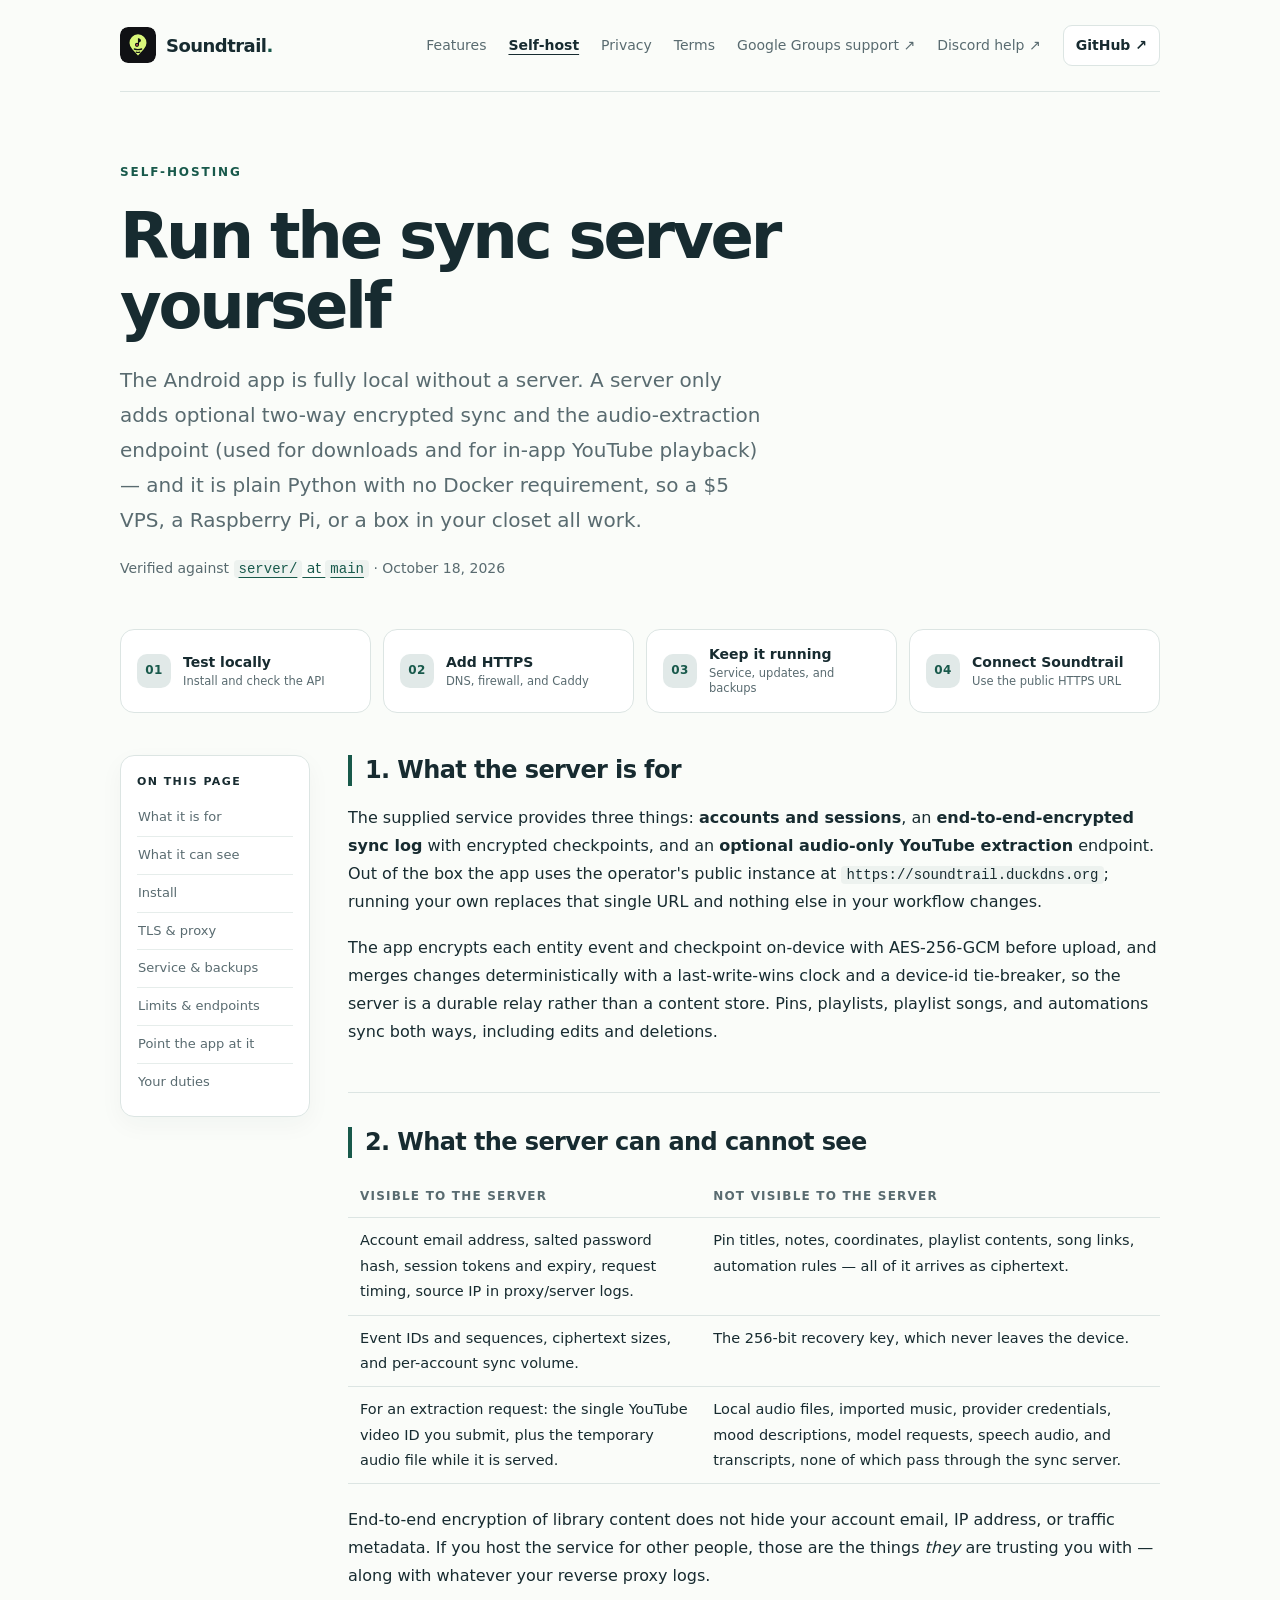
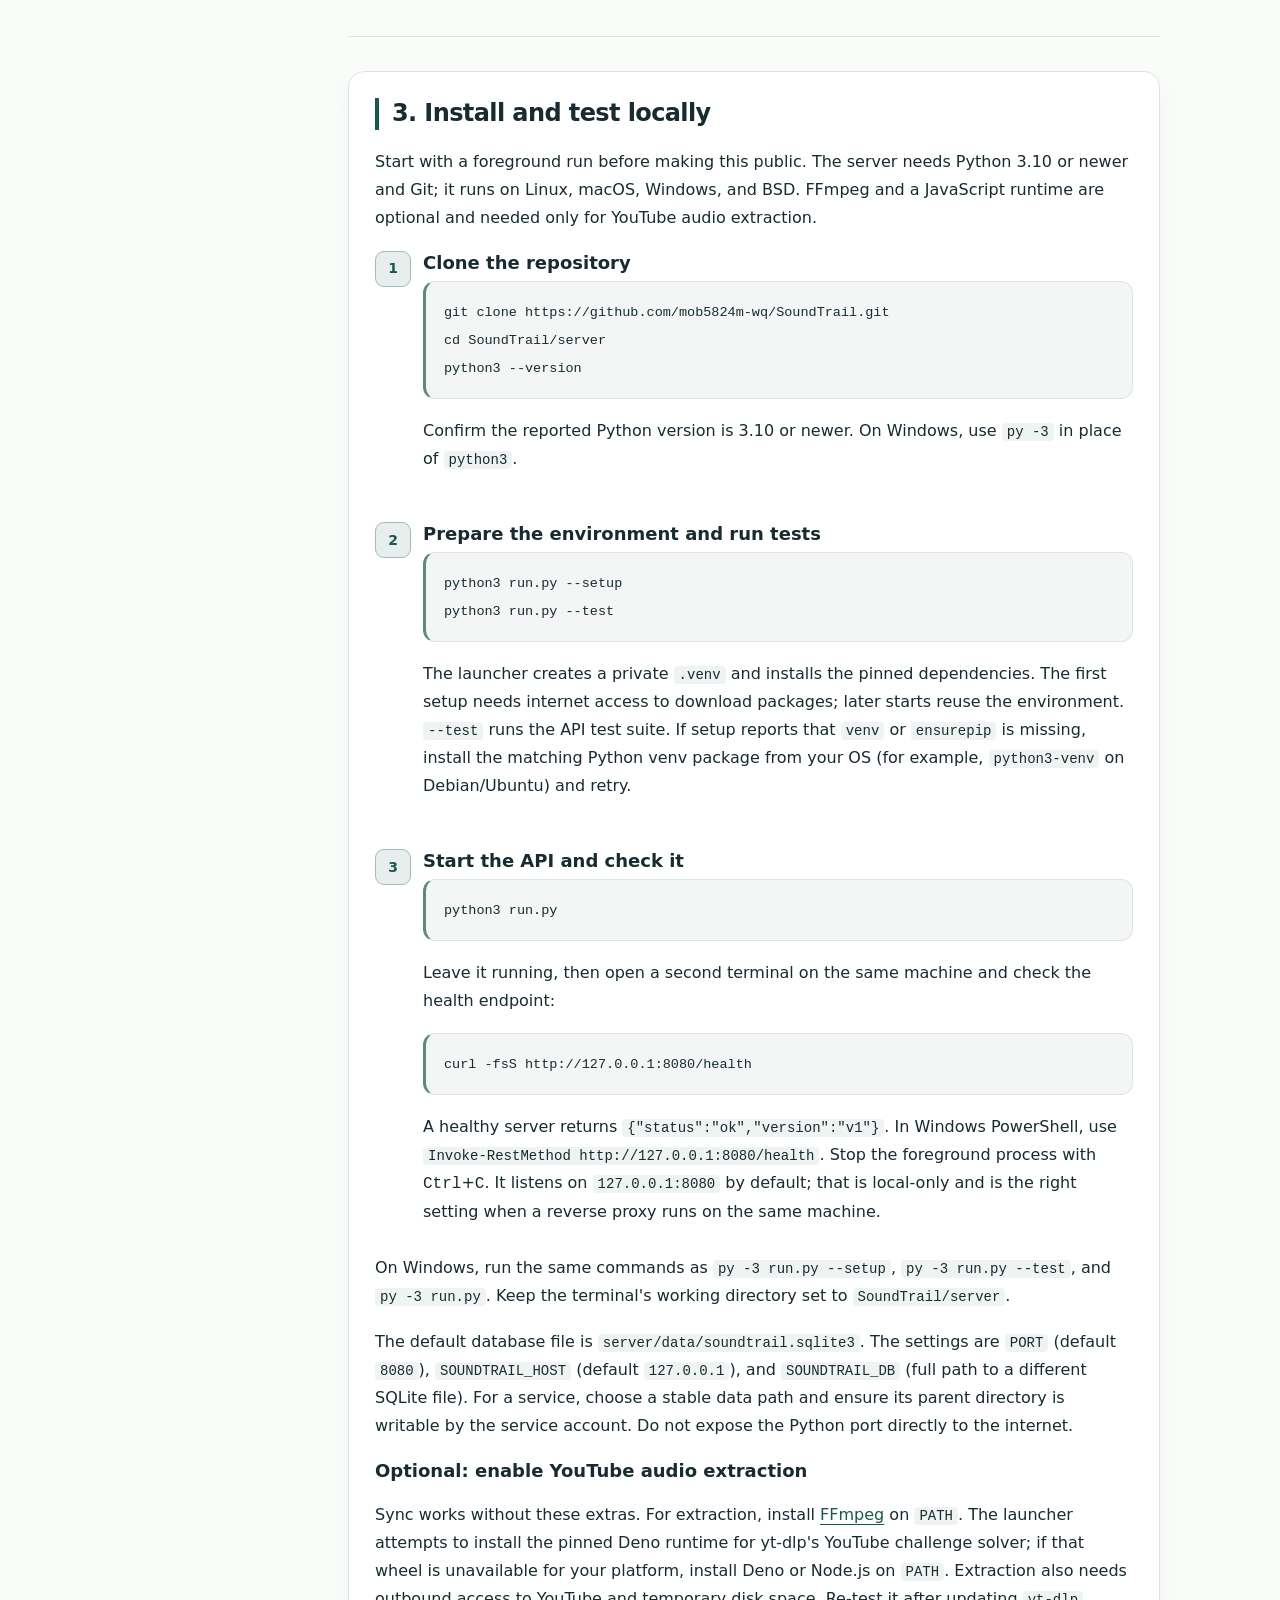
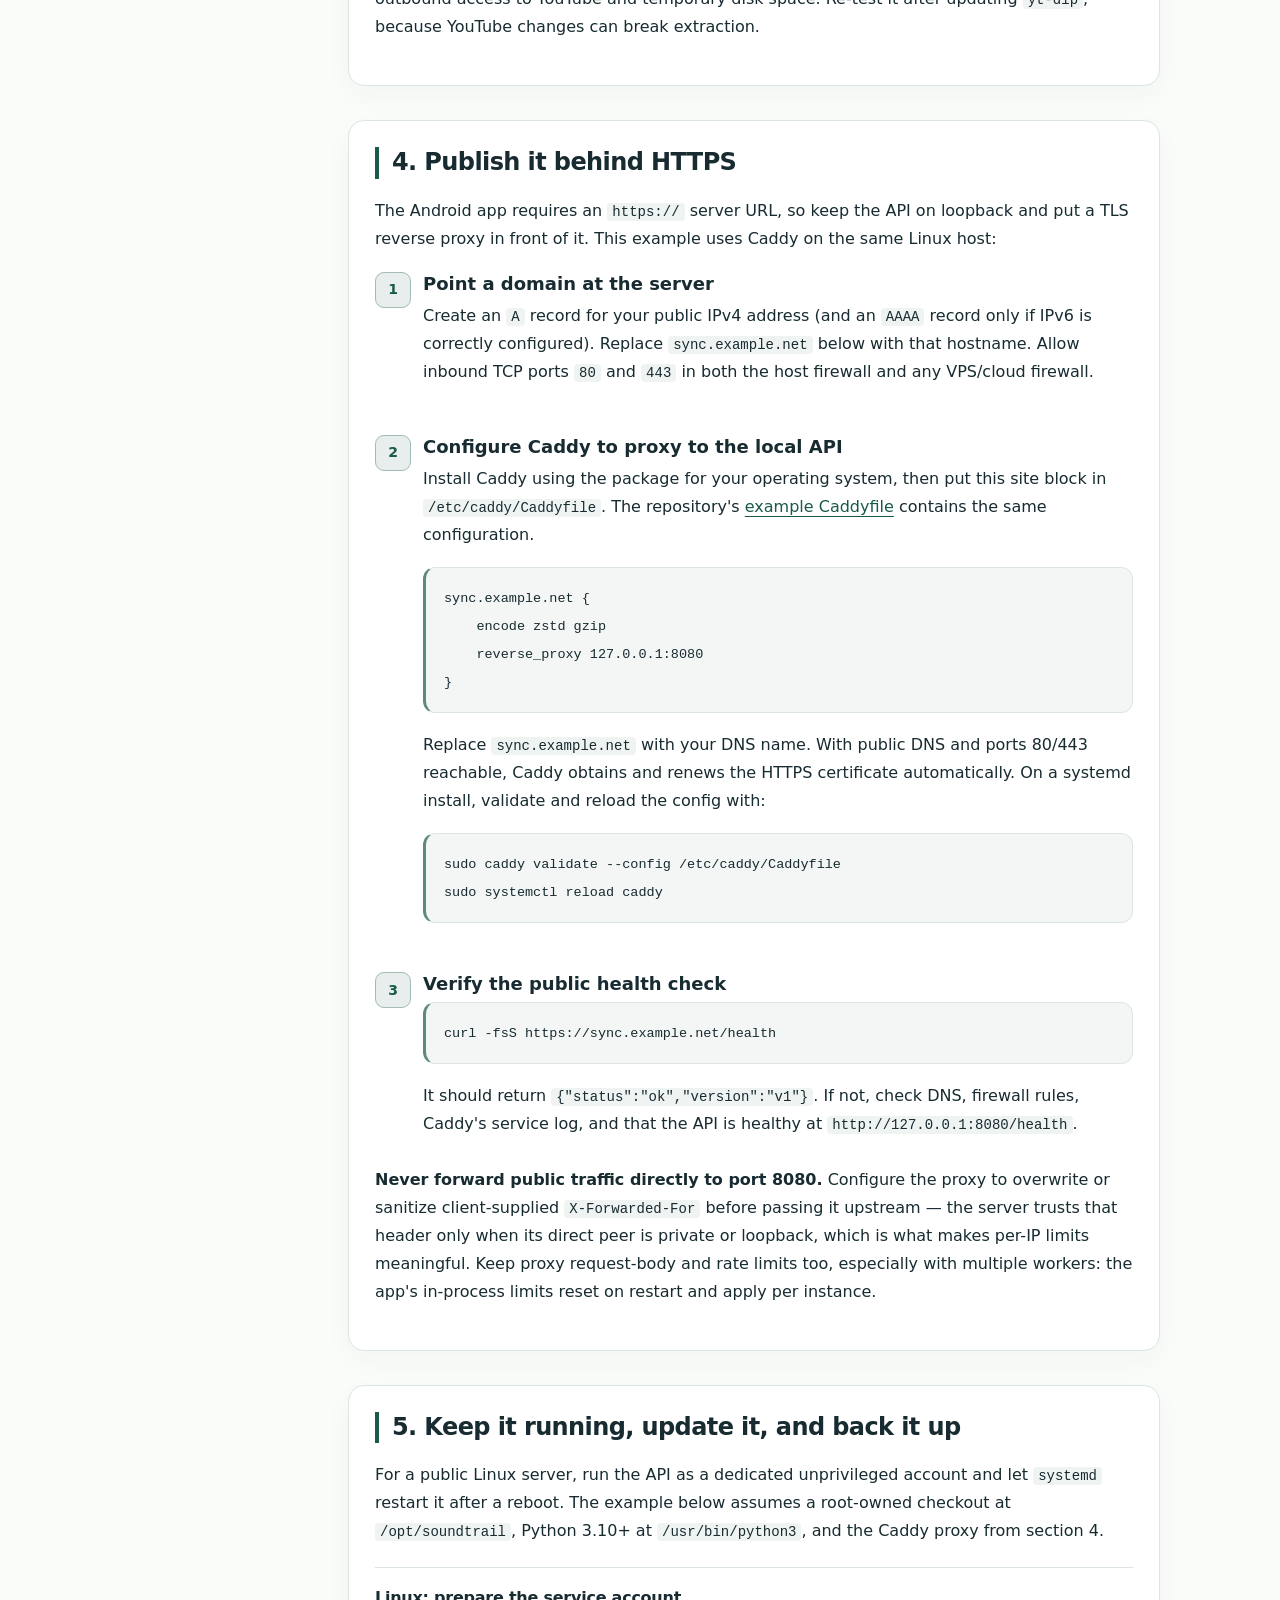
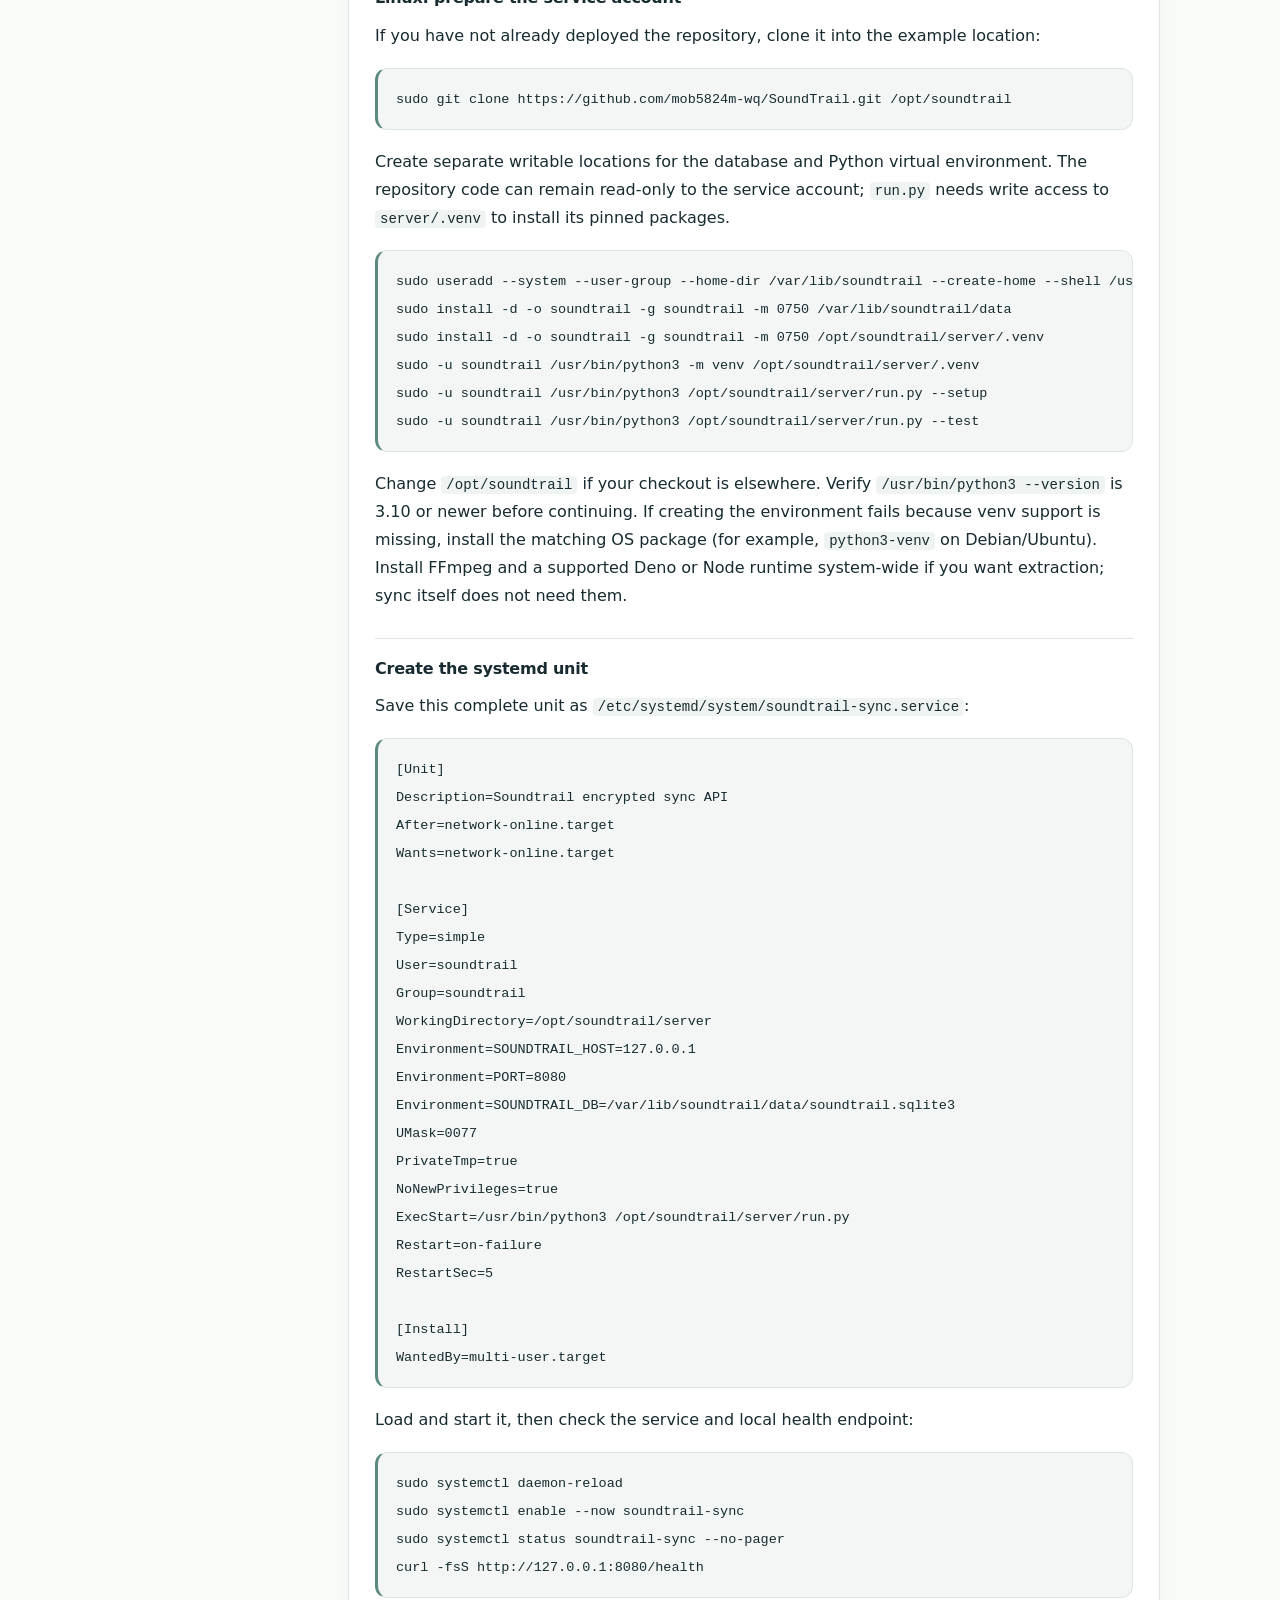
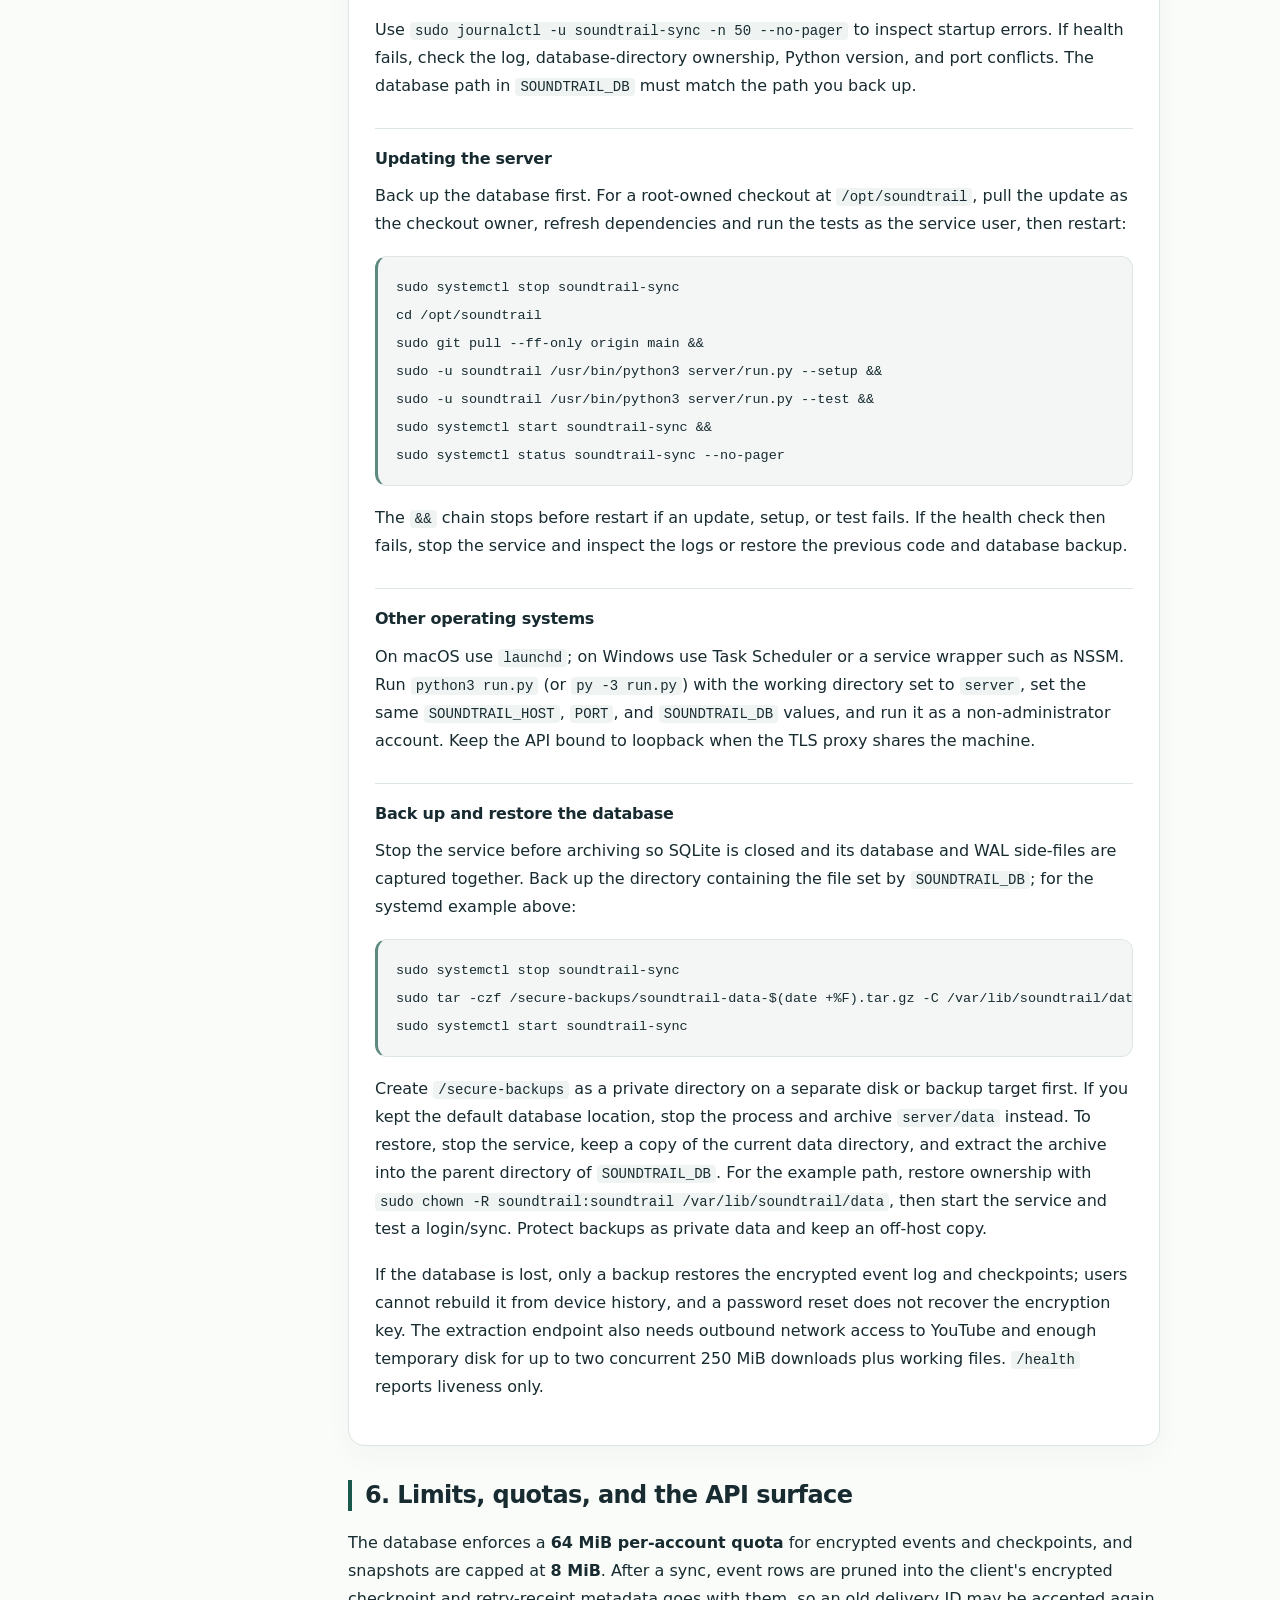
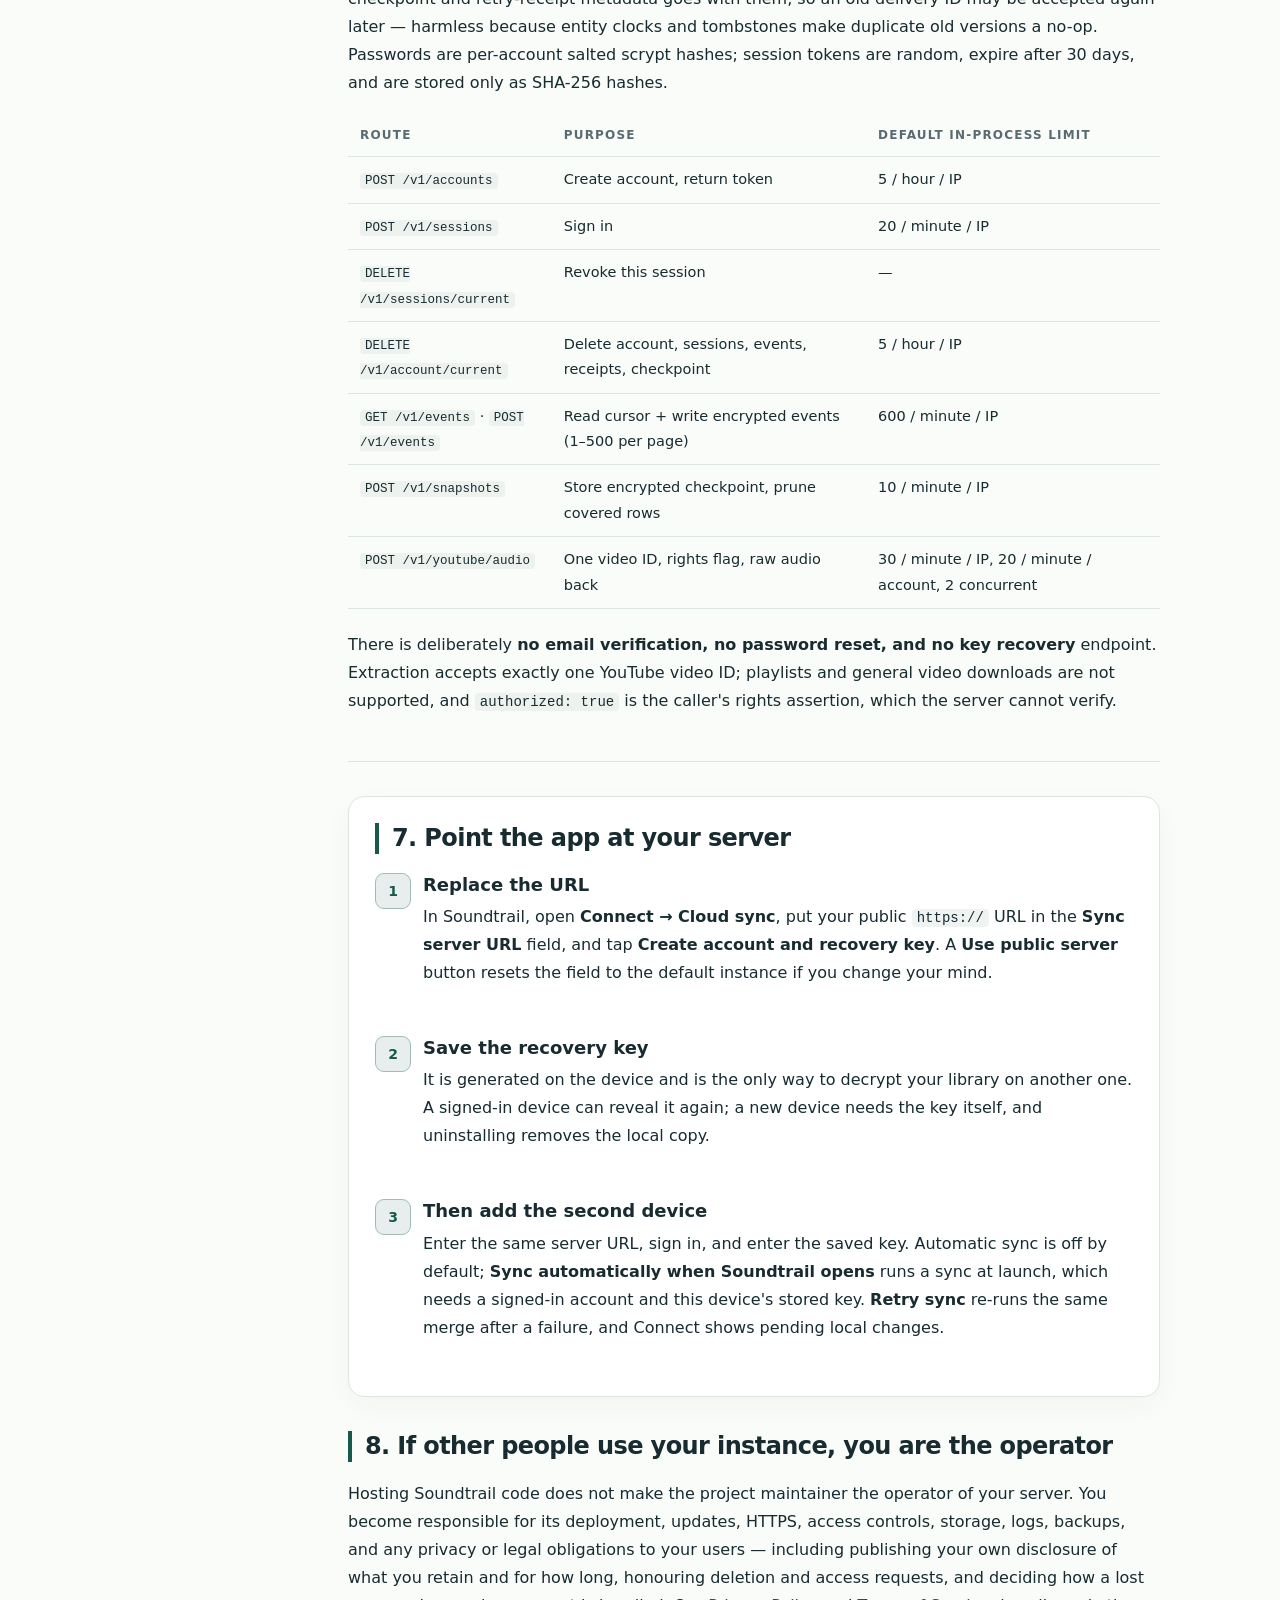
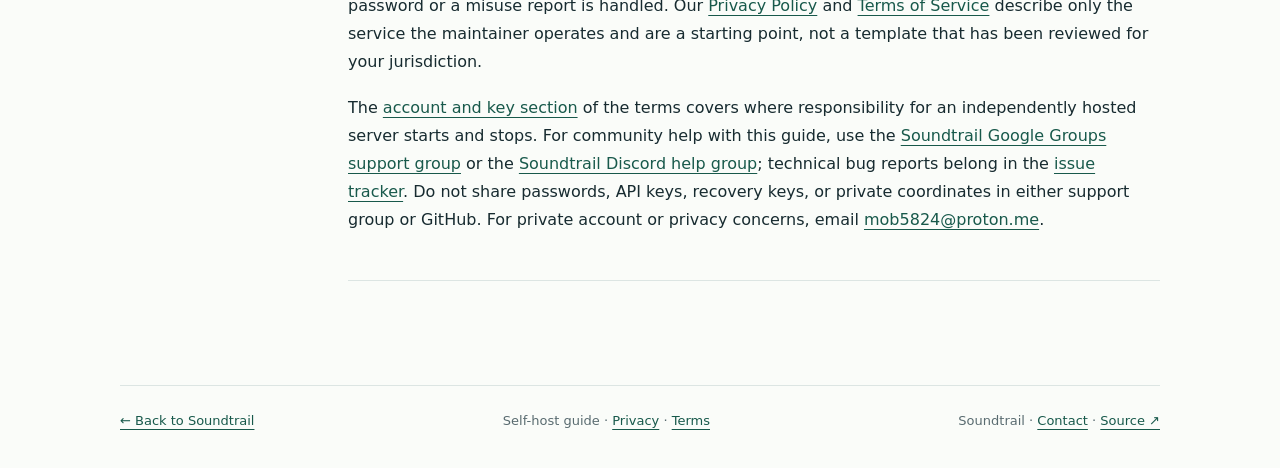
<file: self-host/index.html>
<!doctype html>
<html lang="en">
<head>
<meta charset="utf-8">
<meta name="viewport" content="width=device-width, initial-scale=1">
<meta name="description" content="Run your own Soundtrail sync and audio server: native Python setup behind HTTPS, what the server can and cannot see, rate limits, quotas, database backups, and how to point the Android app at it.">
<title>Self-host the sync server · Soundtrail</title>
<link rel="canonical" href="https://egrie-tech.github.io/self-host/">
<link rel="icon" type="image/svg+xml" href="../assets/soundtrail-logo.svg">
<meta name="color-scheme" content="light dark">
<meta property="og:type" content="article">
<meta property="og:site_name" content="Soundtrail">
<meta property="og:title" content="Self-host the Soundtrail sync server">
<meta property="og:description" content="Native Python deployment behind HTTPS, the server's exact visibility, quotas, rate limits, backups, and the app-side switch.">
<meta property="og:url" content="https://egrie-tech.github.io/self-host/">
<meta name="twitter:card" content="summary">
<link rel="stylesheet" href="../assets/styles.css">
</head>
<body class="self-host-page">
<a class="skip" href="#main">Skip to content</a>
<header><a class="brand" href="../"><img class="brand-mark" src="../assets/soundtrail-logo.svg" alt="" aria-hidden="true" width="36" height="36"><span>Soundtrail<span class="brand-dot">.</span></span></a><nav aria-label="Main navigation"><a href="../#features">Features</a><a href="./" aria-current="page">Self-host</a><a href="../privacy/">Privacy</a><a href="../terms/">Terms</a><a href="https://groups.google.com/u/1/g/soundtrail" aria-label="Soundtrail support group on Google Groups">Google Groups support ↗</a><a href="https://discord.gg/rZzbuEjXrg" aria-label="Soundtrail help group on Discord">Discord help ↗</a><a class="gh" href="https://github.com/mob5824m-wq/SoundTrail">GitHub ↗</a></nav></header>
<main id="main">
<div class="hero"><div class="eyebrow">Self-hosting</div><h1>Run the sync server yourself</h1><p class="intro">The Android app is fully local without a server. A server only adds optional two-way encrypted sync and the audio-extraction endpoint (used for downloads and for in-app YouTube playback) — and it is plain Python with no Docker requirement, so a $5 VPS, a Raspberry Pi, or a box in your closet all work.</p><p class="meta">Verified against <a href="https://github.com/mob5824m-wq/SoundTrail/tree/main/server"><code>server/</code> at <code>main</code></a> · October 18, 2026</p></div>

<nav class="quick-path" aria-label="Recommended setup sequence"><a href="#install"><span class="path-number">01</span><span><strong>Test locally</strong><small>Install and check the API</small></span></a><a href="#proxy"><span class="path-number">02</span><span><strong>Add HTTPS</strong><small>DNS, firewall, and Caddy</small></span></a><a href="#service"><span class="path-number">03</span><span><strong>Keep it running</strong><small>Service, updates, and backups</small></span></a><a href="#app"><span class="path-number">04</span><span><strong>Connect Soundtrail</strong><small>Use the public HTTPS URL</small></span></a></nav>

<div class="layout">
<aside class="toc" aria-label="On this page"><strong>On this page</strong><a href="#what">What it is for</a><a href="#visibility">What it can see</a><a href="#install">Install</a><a href="#proxy">TLS &amp; proxy</a><a href="#service">Service &amp; backups</a><a href="#limits">Limits &amp; endpoints</a><a href="#app">Point the app at it</a><a href="#duties">Your duties</a></aside>
<article>

<section id="what"><h2>1. What the server is for</h2><p>The supplied service provides three things: <strong>accounts and sessions</strong>, an <strong>end-to-end-encrypted sync log</strong> with encrypted checkpoints, and an <strong>optional audio-only YouTube extraction</strong> endpoint. Out of the box the app uses the operator's public instance at <code>https://soundtrail.duckdns.org</code>; running your own replaces that single URL and nothing else in your workflow changes.</p><p>The app encrypts each entity event and checkpoint on-device with AES-256-GCM before upload, and merges changes deterministically with a last-write-wins clock and a device-id tie-breaker, so the server is a durable relay rather than a content store. Pins, playlists, playlist songs, and automations sync both ways, including edits and deletions.</p></section>

<section id="visibility"><h2>2. What the server can and cannot see</h2><table><thead><tr><th>Visible to the server</th><th>Not visible to the server</th></tr></thead><tbody><tr><td>Account email address, salted password hash, session tokens and expiry, request timing, source IP in proxy/server logs.</td><td>Pin titles, notes, coordinates, playlist contents, song links, automation rules — all of it arrives as ciphertext.</td></tr><tr><td>Event IDs and sequences, ciphertext sizes, and per-account sync volume.</td><td>The 256-bit recovery key, which never leaves the device.</td></tr><tr><td>For an extraction request: the single YouTube video ID you submit, plus the temporary audio file while it is served.</td><td>Local audio files, imported music, provider credentials, mood descriptions, model requests, speech audio, and transcripts, none of which pass through the sync server.</td></tr></tbody></table><p>End-to-end encryption of library content does not hide your account email, IP address, or traffic metadata. If you host the service for other people, those are the things <em>they</em> are trusting you with — along with whatever your reverse proxy logs.</p></section>

<section id="install"><h2>3. Install and test locally</h2><p>Start with a foreground run before making this public. The server needs Python 3.10 or newer and Git; it runs on Linux, macOS, Windows, and BSD. FFmpeg and a JavaScript runtime are optional and needed only for YouTube audio extraction.</p>
<ol class="steps">
<li><h3>Clone the repository</h3><pre><code>git clone https://github.com/mob5824m-wq/SoundTrail.git
cd SoundTrail/server
python3 --version</code></pre><p>Confirm the reported Python version is 3.10 or newer. On Windows, use <code>py -3</code> in place of <code>python3</code>.</p></li>
<li><h3>Prepare the environment and run tests</h3><pre><code>python3 run.py --setup
python3 run.py --test</code></pre><p>The launcher creates a private <code>.venv</code> and installs the pinned dependencies. The first setup needs internet access to download packages; later starts reuse the environment. <code>--test</code> runs the API test suite. If setup reports that <code>venv</code> or <code>ensurepip</code> is missing, install the matching Python venv package from your OS (for example, <code>python3-venv</code> on Debian/Ubuntu) and retry.</p></li>
<li><h3>Start the API and check it</h3><pre><code>python3 run.py</code></pre><p>Leave it running, then open a second terminal on the same machine and check the health endpoint:</p><pre><code>curl -fsS http://127.0.0.1:8080/health</code></pre><p>A healthy server returns <code>{"status":"ok","version":"v1"}</code>. In Windows PowerShell, use <code>Invoke-RestMethod http://127.0.0.1:8080/health</code>. Stop the foreground process with <kbd>Ctrl</kbd>+<kbd>C</kbd>. It listens on <code>127.0.0.1:8080</code> by default; that is local-only and is the right setting when a reverse proxy runs on the same machine.</p></li>
</ol>
<p>On Windows, run the same commands as <code>py -3 run.py --setup</code>, <code>py -3 run.py --test</code>, and <code>py -3 run.py</code>. Keep the terminal's working directory set to <code>SoundTrail/server</code>.</p>
<p>The default database file is <code>server/data/soundtrail.sqlite3</code>. The settings are <code>PORT</code> (default <code>8080</code>), <code>SOUNDTRAIL_HOST</code> (default <code>127.0.0.1</code>), and <code>SOUNDTRAIL_DB</code> (full path to a different SQLite file). For a service, choose a stable data path and ensure its parent directory is writable by the service account. Do not expose the Python port directly to the internet.</p>
<h3>Optional: enable YouTube audio extraction</h3><p>Sync works without these extras. For extraction, install <a href="https://ffmpeg.org/download.html">FFmpeg</a> on <code>PATH</code>. The launcher attempts to install the pinned Deno runtime for yt-dlp's YouTube challenge solver; if that wheel is unavailable for your platform, install Deno or Node.js on <code>PATH</code>. Extraction also needs outbound access to YouTube and temporary disk space. Re-test it after updating <code>yt-dlp</code>, because YouTube changes can break extraction.</p></section>

<section id="proxy"><h2>4. Publish it behind HTTPS</h2><p>The Android app requires an <code>https://</code> server URL, so keep the API on loopback and put a TLS reverse proxy in front of it. This example uses Caddy on the same Linux host:</p>
<ol class="steps">
<li><h3>Point a domain at the server</h3><p>Create an <code>A</code> record for your public IPv4 address (and an <code>AAAA</code> record only if IPv6 is correctly configured). Replace <code>sync.example.net</code> below with that hostname. Allow inbound TCP ports <code>80</code> and <code>443</code> in both the host firewall and any VPS/cloud firewall.</p></li>
<li><h3>Configure Caddy to proxy to the local API</h3><p>Install Caddy using the package for your operating system, then put this site block in <code>/etc/caddy/Caddyfile</code>. The repository's <a href="https://github.com/mob5824m-wq/SoundTrail/blob/main/server/Caddyfile.example">example Caddyfile</a> contains the same configuration.</p><pre><code>sync.example.net {
    encode zstd gzip
    reverse_proxy 127.0.0.1:8080
}</code></pre><p>Replace <code>sync.example.net</code> with your DNS name. With public DNS and ports 80/443 reachable, Caddy obtains and renews the HTTPS certificate automatically. On a systemd install, validate and reload the config with:</p><pre><code>sudo caddy validate --config /etc/caddy/Caddyfile
sudo systemctl reload caddy</code></pre></li>
<li><h3>Verify the public health check</h3><pre><code>curl -fsS https://sync.example.net/health</code></pre><p>It should return <code>{"status":"ok","version":"v1"}</code>. If not, check DNS, firewall rules, Caddy's service log, and that the API is healthy at <code>http://127.0.0.1:8080/health</code>.</p></li>
</ol>
<p><strong>Never forward public traffic directly to port 8080.</strong> Configure the proxy to overwrite or sanitize client-supplied <code>X-Forwarded-For</code> before passing it upstream — the server trusts that header only when its direct peer is private or loopback, which is what makes per-IP limits meaningful. Keep proxy request-body and rate limits too, especially with multiple workers: the app's in-process limits reset on restart and apply per instance.</p></section>

<section id="service"><h2>5. Keep it running, update it, and back it up</h2><p>For a public Linux server, run the API as a dedicated unprivileged account and let <code>systemd</code> restart it after a reboot. The example below assumes a root-owned checkout at <code>/opt/soundtrail</code>, Python 3.10+ at <code>/usr/bin/python3</code>, and the Caddy proxy from section 4.</p>
<h3>Linux: prepare the service account</h3><p>If you have not already deployed the repository, clone it into the example location:</p><pre><code>sudo git clone https://github.com/mob5824m-wq/SoundTrail.git /opt/soundtrail</code></pre><p>Create separate writable locations for the database and Python virtual environment. The repository code can remain read-only to the service account; <code>run.py</code> needs write access to <code>server/.venv</code> to install its pinned packages.</p><pre><code>sudo useradd --system --user-group --home-dir /var/lib/soundtrail --create-home --shell /usr/sbin/nologin soundtrail
sudo install -d -o soundtrail -g soundtrail -m 0750 /var/lib/soundtrail/data
sudo install -d -o soundtrail -g soundtrail -m 0750 /opt/soundtrail/server/.venv
sudo -u soundtrail /usr/bin/python3 -m venv /opt/soundtrail/server/.venv
sudo -u soundtrail /usr/bin/python3 /opt/soundtrail/server/run.py --setup
sudo -u soundtrail /usr/bin/python3 /opt/soundtrail/server/run.py --test</code></pre><p>Change <code>/opt/soundtrail</code> if your checkout is elsewhere. Verify <code>/usr/bin/python3 --version</code> is 3.10 or newer before continuing. If creating the environment fails because venv support is missing, install the matching OS package (for example, <code>python3-venv</code> on Debian/Ubuntu). Install FFmpeg and a supported Deno or Node runtime system-wide if you want extraction; sync itself does not need them.</p>
<h3>Create the systemd unit</h3><p>Save this complete unit as <code>/etc/systemd/system/soundtrail-sync.service</code>:</p><pre><code>[Unit]
Description=Soundtrail encrypted sync API
After=network-online.target
Wants=network-online.target

[Service]
Type=simple
User=soundtrail
Group=soundtrail
WorkingDirectory=/opt/soundtrail/server
Environment=SOUNDTRAIL_HOST=127.0.0.1
Environment=PORT=8080
Environment=SOUNDTRAIL_DB=/var/lib/soundtrail/data/soundtrail.sqlite3
UMask=0077
PrivateTmp=true
NoNewPrivileges=true
ExecStart=/usr/bin/python3 /opt/soundtrail/server/run.py
Restart=on-failure
RestartSec=5

[Install]
WantedBy=multi-user.target</code></pre><p>Load and start it, then check the service and local health endpoint:</p><pre><code>sudo systemctl daemon-reload
sudo systemctl enable --now soundtrail-sync
sudo systemctl status soundtrail-sync --no-pager
curl -fsS http://127.0.0.1:8080/health</code></pre><p>Use <code>sudo journalctl -u soundtrail-sync -n 50 --no-pager</code> to inspect startup errors. If health fails, check the log, database-directory ownership, Python version, and port conflicts. The database path in <code>SOUNDTRAIL_DB</code> must match the path you back up.</p>
<h3>Updating the server</h3><p>Back up the database first. For a root-owned checkout at <code>/opt/soundtrail</code>, pull the update as the checkout owner, refresh dependencies and run the tests as the service user, then restart:</p><pre><code>sudo systemctl stop soundtrail-sync
cd /opt/soundtrail
sudo git pull --ff-only origin main &amp;&amp;
sudo -u soundtrail /usr/bin/python3 server/run.py --setup &amp;&amp;
sudo -u soundtrail /usr/bin/python3 server/run.py --test &amp;&amp;
sudo systemctl start soundtrail-sync &amp;&amp;
sudo systemctl status soundtrail-sync --no-pager</code></pre><p>The <code>&amp;&amp;</code> chain stops before restart if an update, setup, or test fails. If the health check then fails, stop the service and inspect the logs or restore the previous code and database backup.</p>
<h3>Other operating systems</h3><p>On macOS use <code>launchd</code>; on Windows use Task Scheduler or a service wrapper such as NSSM. Run <code>python3 run.py</code> (or <code>py -3 run.py</code>) with the working directory set to <code>server</code>, set the same <code>SOUNDTRAIL_HOST</code>, <code>PORT</code>, and <code>SOUNDTRAIL_DB</code> values, and run it as a non-administrator account. Keep the API bound to loopback when the TLS proxy shares the machine.</p>
<h3>Back up and restore the database</h3><p>Stop the service before archiving so SQLite is closed and its database and WAL side-files are captured together. Back up the directory containing the file set by <code>SOUNDTRAIL_DB</code>; for the systemd example above:</p><pre><code>sudo systemctl stop soundtrail-sync
sudo tar -czf /secure-backups/soundtrail-data-$(date +%F).tar.gz -C /var/lib/soundtrail/data .
sudo systemctl start soundtrail-sync</code></pre><p>Create <code>/secure-backups</code> as a private directory on a separate disk or backup target first. If you kept the default database location, stop the process and archive <code>server/data</code> instead. To restore, stop the service, keep a copy of the current data directory, and extract the archive into the parent directory of <code>SOUNDTRAIL_DB</code>. For the example path, restore ownership with <code>sudo chown -R soundtrail:soundtrail /var/lib/soundtrail/data</code>, then start the service and test a login/sync. Protect backups as private data and keep an off-host copy.</p><p>If the database is lost, only a backup restores the encrypted event log and checkpoints; users cannot rebuild it from device history, and a password reset does not recover the encryption key. The extraction endpoint also needs outbound network access to YouTube and enough temporary disk for up to two concurrent 250 MiB downloads plus working files. <code>/health</code> reports liveness only.</p></section>

<section id="limits"><h2>6. Limits, quotas, and the API surface</h2><p>The database enforces a <strong>64 MiB per-account quota</strong> for encrypted events and checkpoints, and snapshots are capped at <strong>8 MiB</strong>. After a sync, event rows are pruned into the client's encrypted checkpoint and retry-receipt metadata goes with them, so an old delivery ID may be accepted again later — harmless because entity clocks and tombstones make duplicate old versions a no-op. Passwords are per-account salted scrypt hashes; session tokens are random, expire after 30 days, and are stored only as SHA-256 hashes.</p>
<table><thead><tr><th>Route</th><th>Purpose</th><th>Default in-process limit</th></tr></thead><tbody>
<tr><td><code>POST /v1/accounts</code></td><td>Create account, return token</td><td>5 / hour / IP</td></tr>
<tr><td><code>POST /v1/sessions</code></td><td>Sign in</td><td>20 / minute / IP</td></tr>
<tr><td><code>DELETE /v1/sessions/current</code></td><td>Revoke this session</td><td>—</td></tr>
<tr><td><code>DELETE /v1/account/current</code></td><td>Delete account, sessions, events, receipts, checkpoint</td><td>5 / hour / IP</td></tr>
<tr><td><code>GET /v1/events</code> · <code>POST /v1/events</code></td><td>Read cursor + write encrypted events (1–500 per page)</td><td>600 / minute / IP</td></tr>
<tr><td><code>POST /v1/snapshots</code></td><td>Store encrypted checkpoint, prune covered rows</td><td>10 / minute / IP</td></tr>
<tr><td><code>POST /v1/youtube/audio</code></td><td>One video ID, rights flag, raw audio back</td><td>30 / minute / IP, 20 / minute / account, 2 concurrent</td></tr>
</tbody></table>
<p>There is deliberately <strong>no email verification, no password reset, and no key recovery</strong> endpoint. Extraction accepts exactly one YouTube video ID; playlists and general video downloads are not supported, and <code>authorized: true</code> is the caller's rights assertion, which the server cannot verify.</p></section>

<section id="app"><h2>7. Point the app at your server</h2><ol class="steps">
<li><h3>Replace the URL</h3><p>In Soundtrail, open <strong>Connect → Cloud sync</strong>, put your public <code>https://</code> URL in the <strong>Sync server URL</strong> field, and tap <strong>Create account and recovery key</strong>. A <strong>Use public server</strong> button resets the field to the default instance if you change your mind.</p></li>
<li><h3>Save the recovery key</h3><p>It is generated on the device and is the only way to decrypt your library on another one. A signed-in device can reveal it again; a new device needs the key itself, and uninstalling removes the local copy.</p></li>
<li><h3>Then add the second device</h3><p>Enter the same server URL, sign in, and enter the saved key. Automatic sync is off by default; <strong>Sync automatically when Soundtrail opens</strong> runs a sync at launch, which needs a signed-in account and this device's stored key. <strong>Retry sync</strong> re-runs the same merge after a failure, and Connect shows pending local changes.</p></li>
</ol></section>

<section id="duties"><h2>8. If other people use your instance, you are the operator</h2><p>Hosting Soundtrail code does not make the project maintainer the operator of your server. You become responsible for its deployment, updates, HTTPS, access controls, storage, logs, backups, and any privacy or legal obligations to your users — including publishing your own disclosure of what you retain and for how long, honouring deletion and access requests, and deciding how a lost password or a misuse report is handled. Our <a href="../privacy/">Privacy Policy</a> and <a href="../terms/">Terms of Service</a> describe only the service the maintainer operates and are a starting point, not a template that has been reviewed for your jurisdiction.</p><p>The <a href="../terms/#accounts">account and key section</a> of the terms covers where responsibility for an independently hosted server starts and stops. For community help with this guide, use the <a href="https://groups.google.com/u/1/g/soundtrail">Soundtrail Google Groups support group</a> or the <a href="https://discord.gg/rZzbuEjXrg">Soundtrail Discord help group</a>; technical bug reports belong in the <a href="https://github.com/mob5824m-wq/SoundTrail/issues">issue tracker</a>. Do not share passwords, API keys, recovery keys, or private coordinates in either support group or GitHub. For private account or privacy concerns, email <a href="mailto:mob5824@proton.me">mob5824@proton.me</a>.</p></section>

</article></div>
</main>
<footer><span><a href="../">← Back to Soundtrail</a></span><span>Self-host guide · <a href="../privacy/">Privacy</a> · <a href="../terms/">Terms</a></span><span>Soundtrail · <a href="mailto:mob5824@proton.me">Contact</a> · <a href="https://github.com/mob5824m-wq/SoundTrail">Source ↗</a></span></footer>
</body>
</html>
</file>
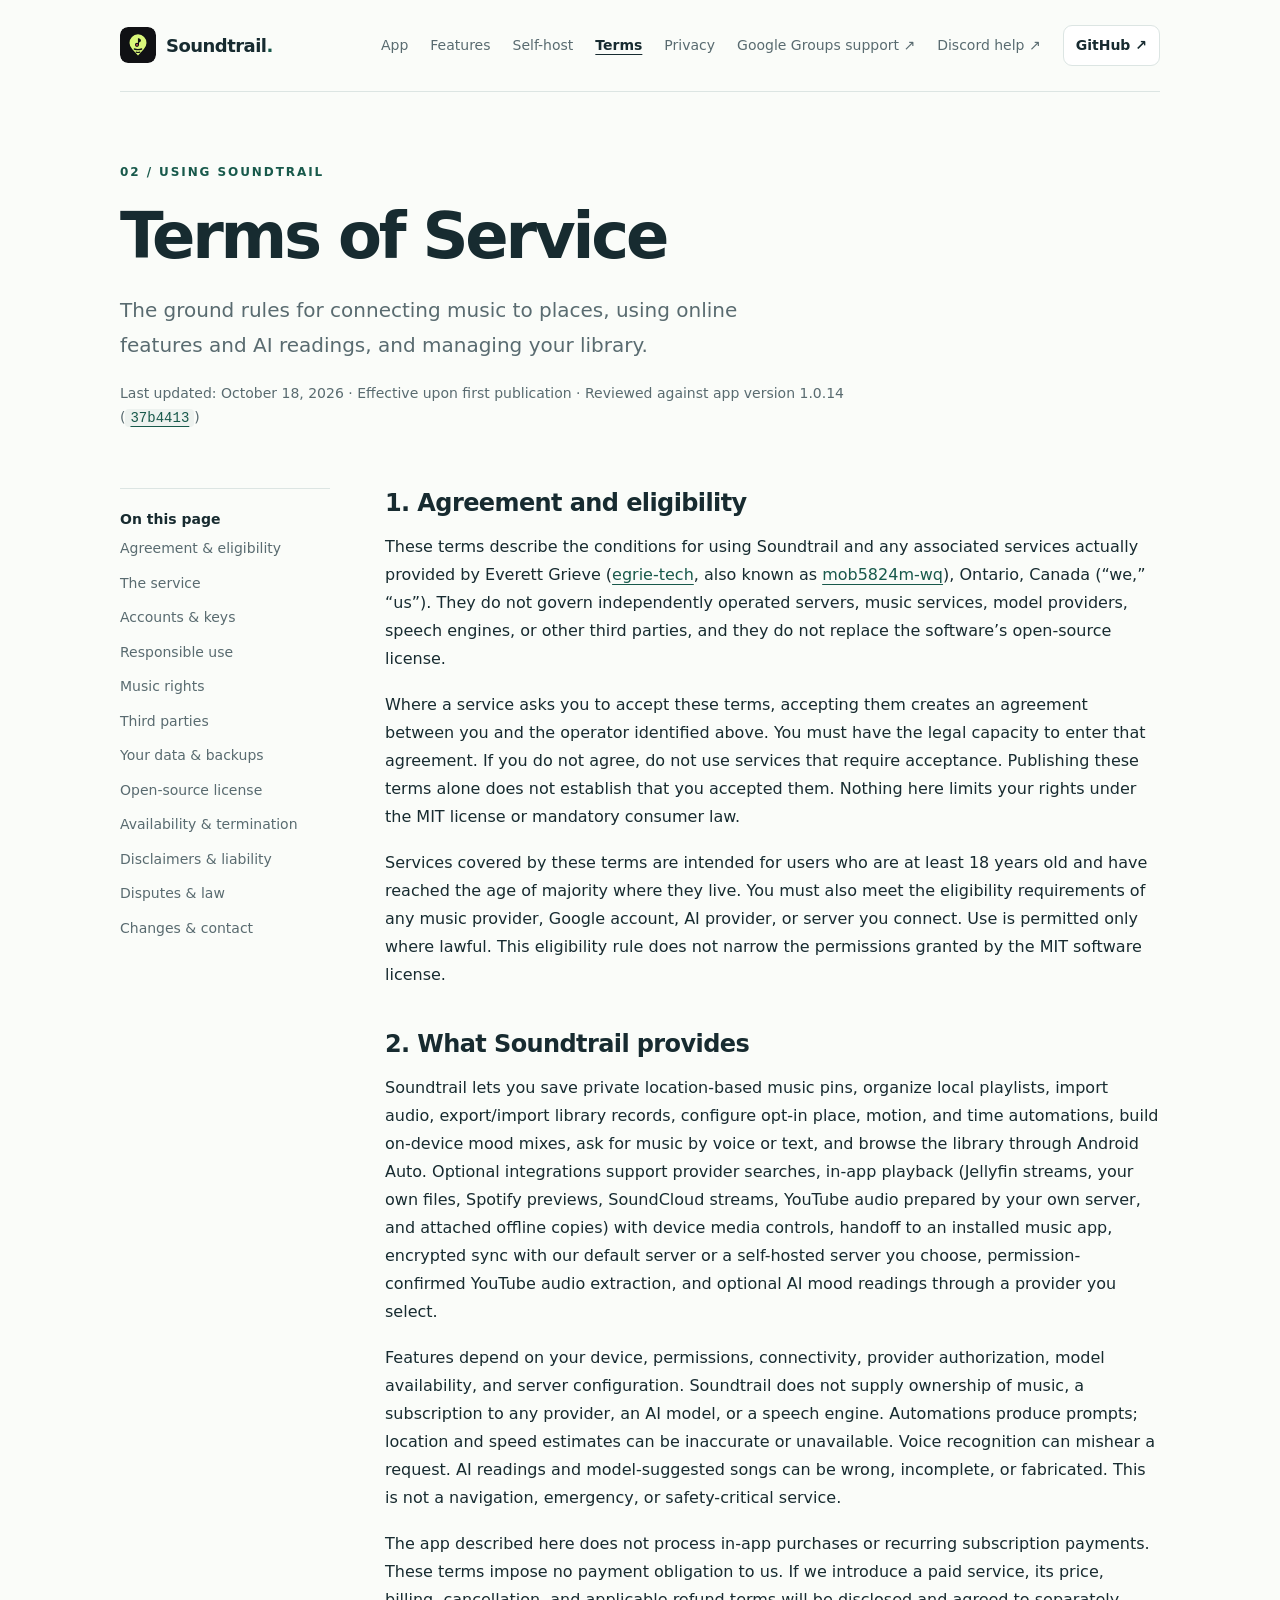
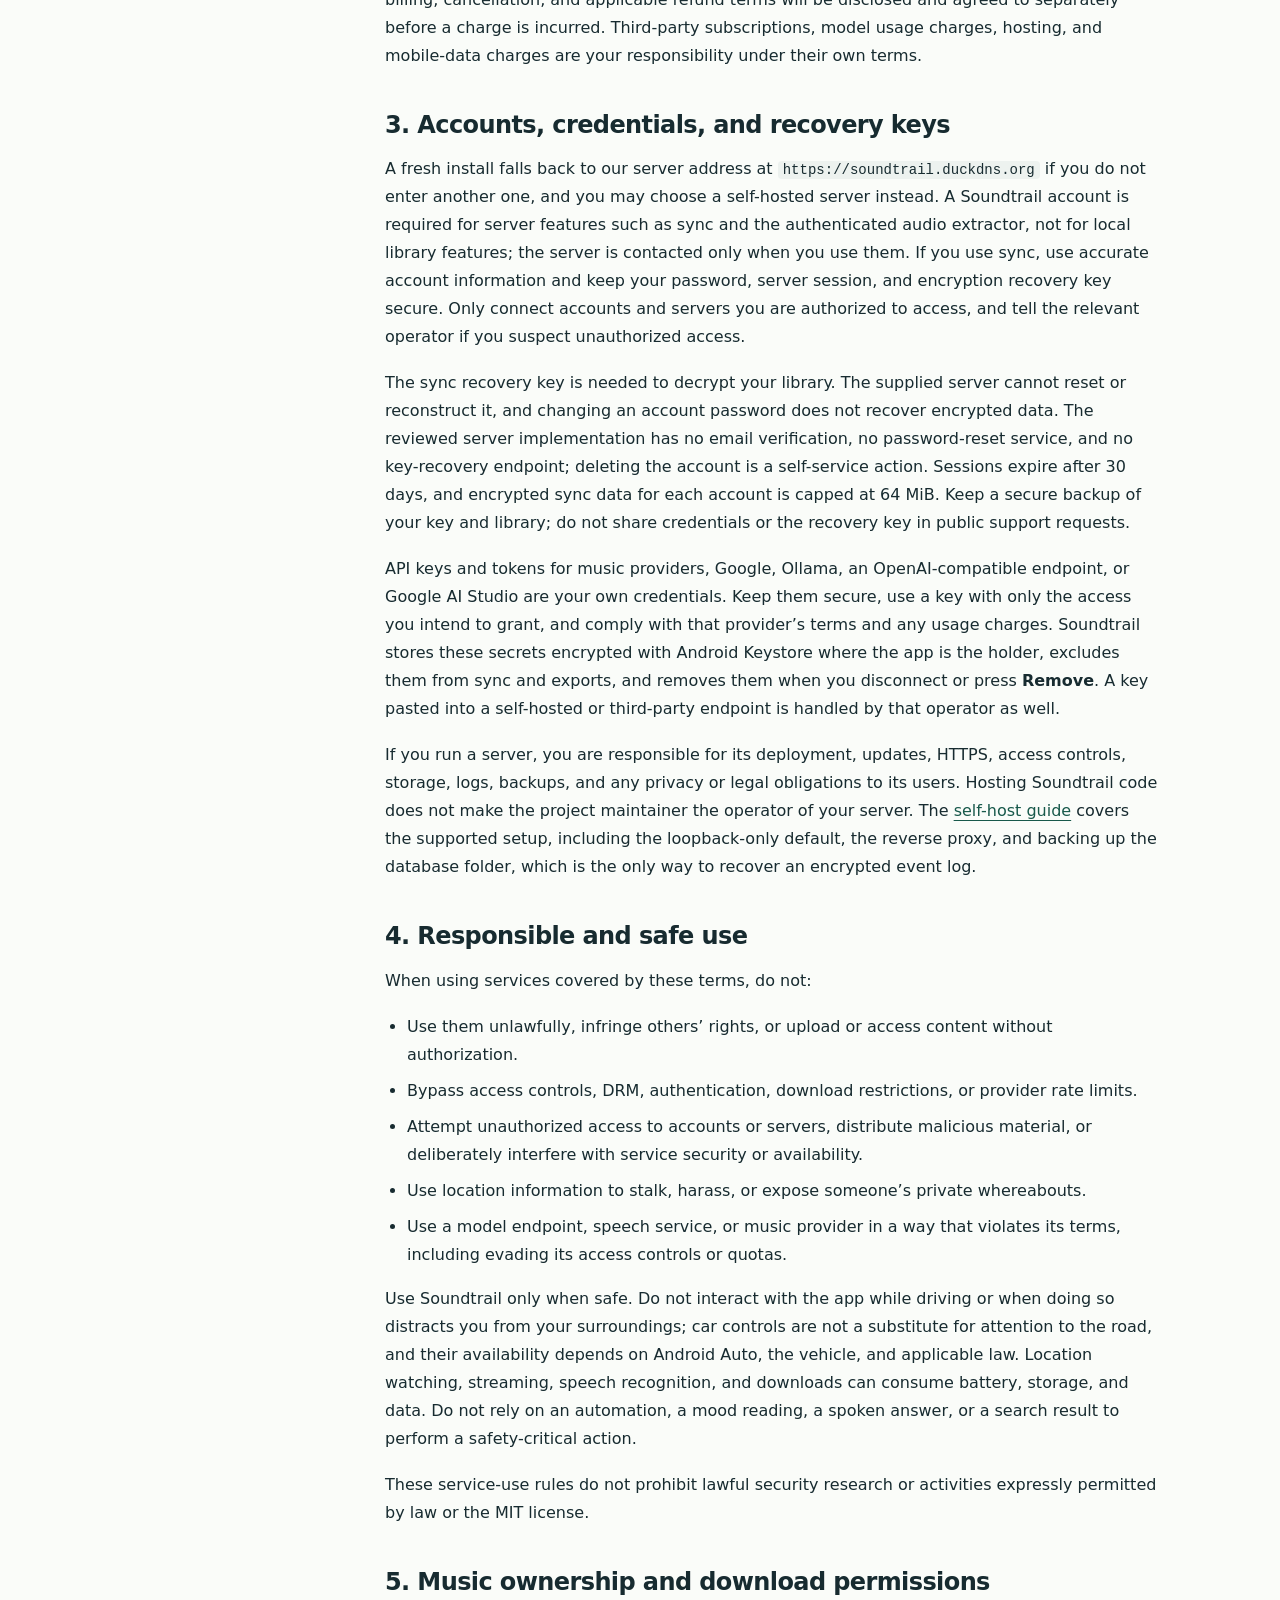
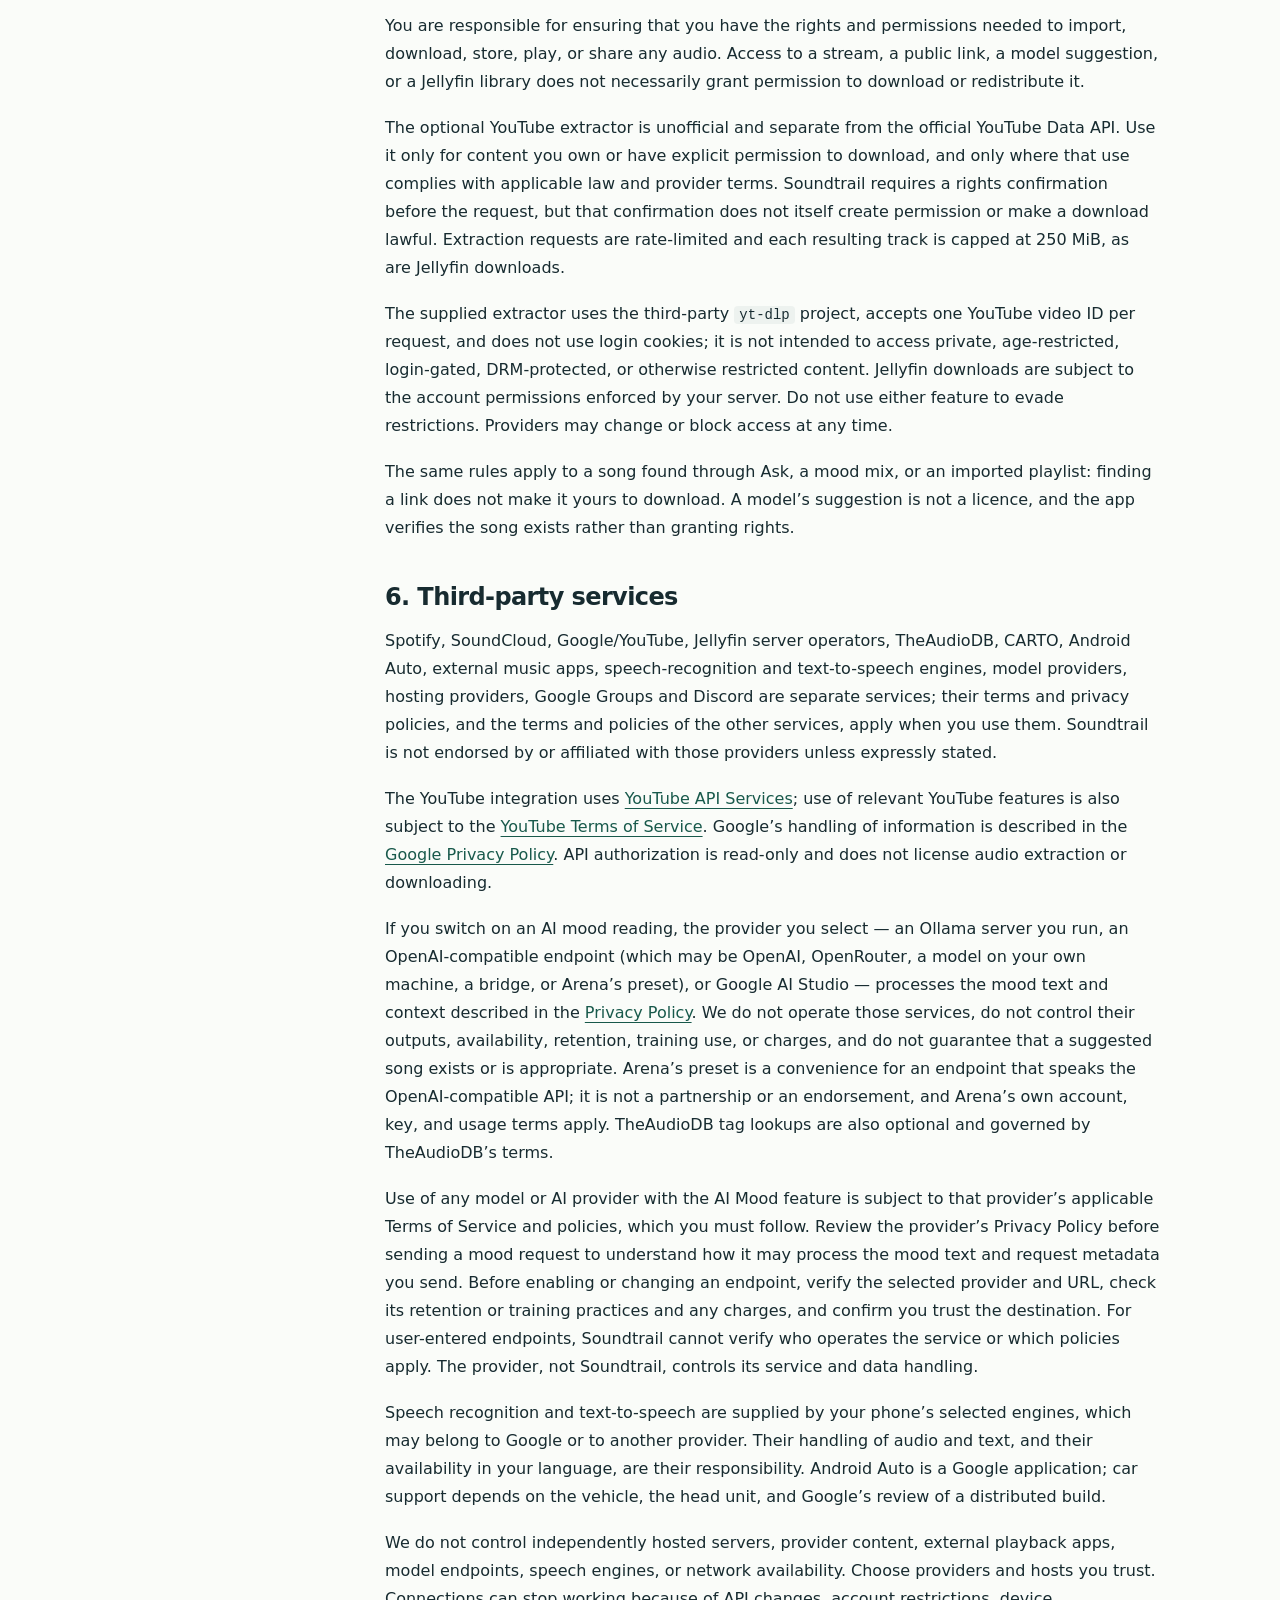
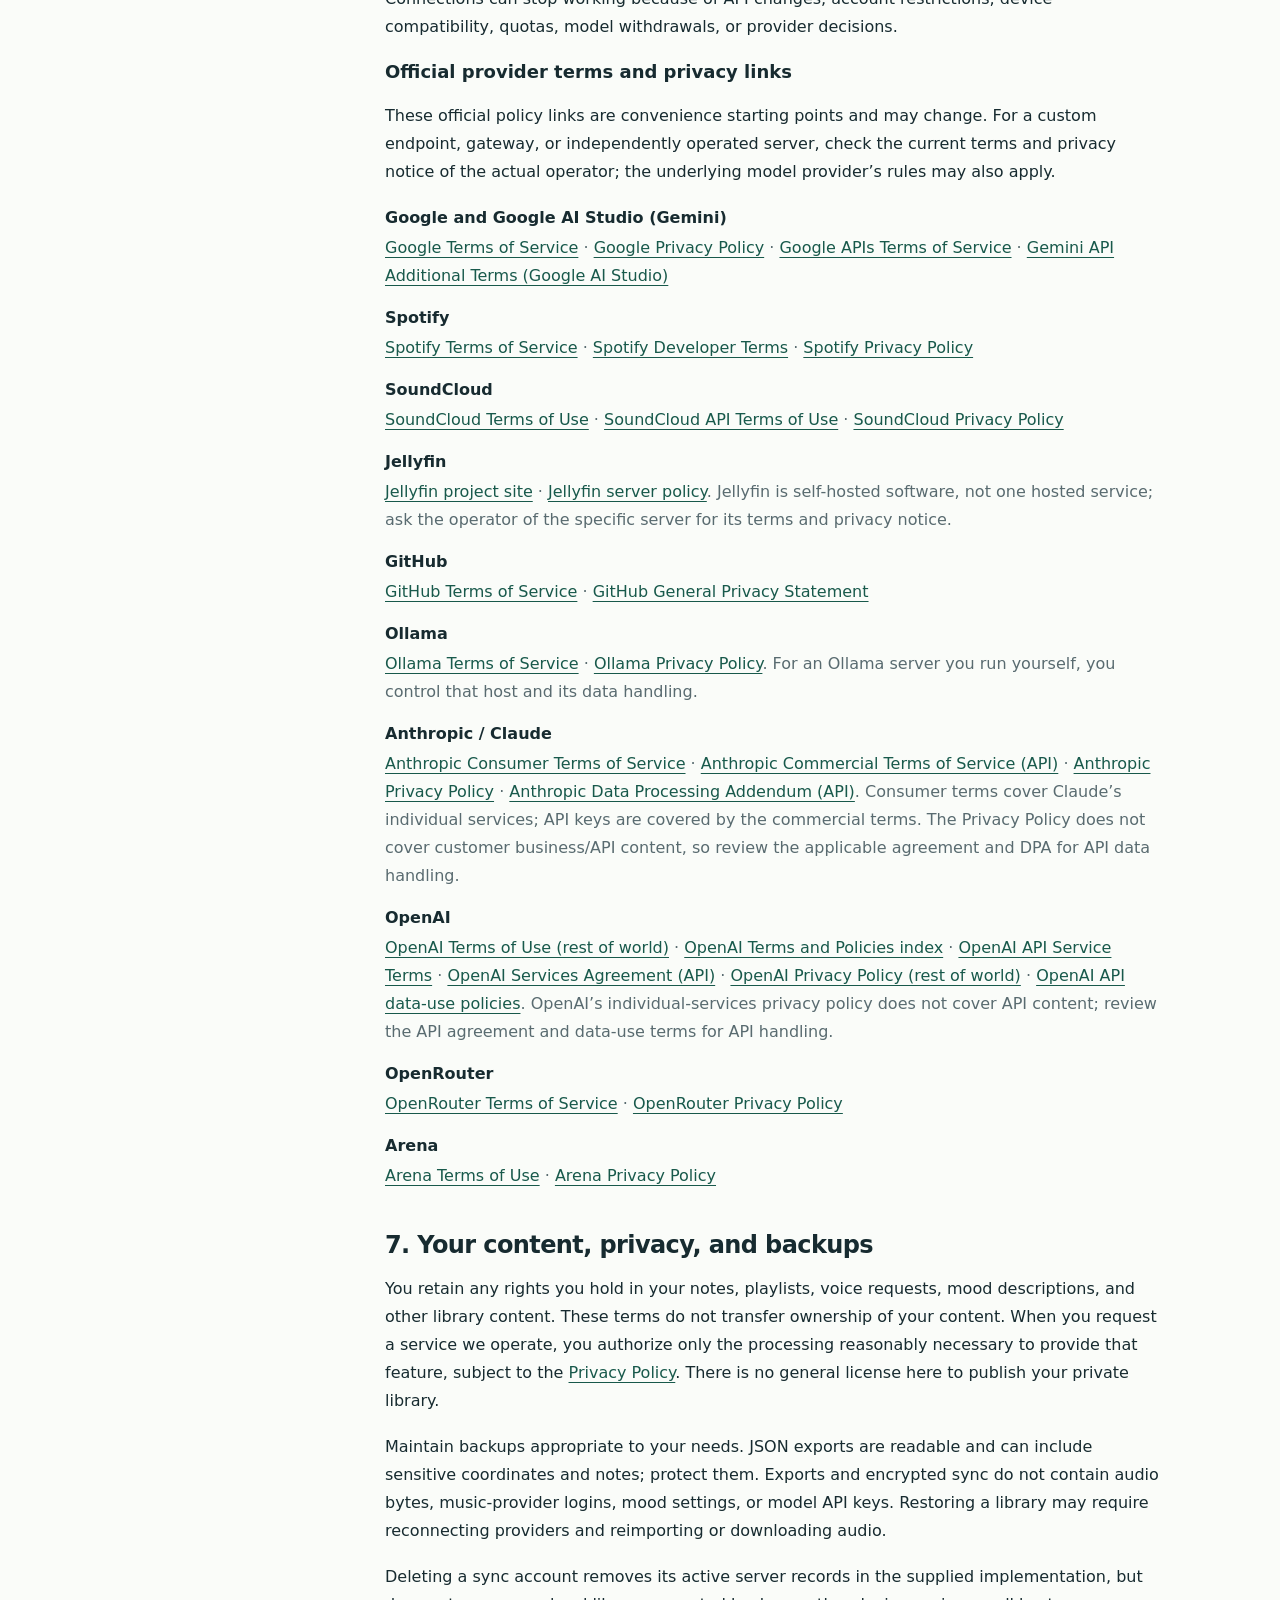
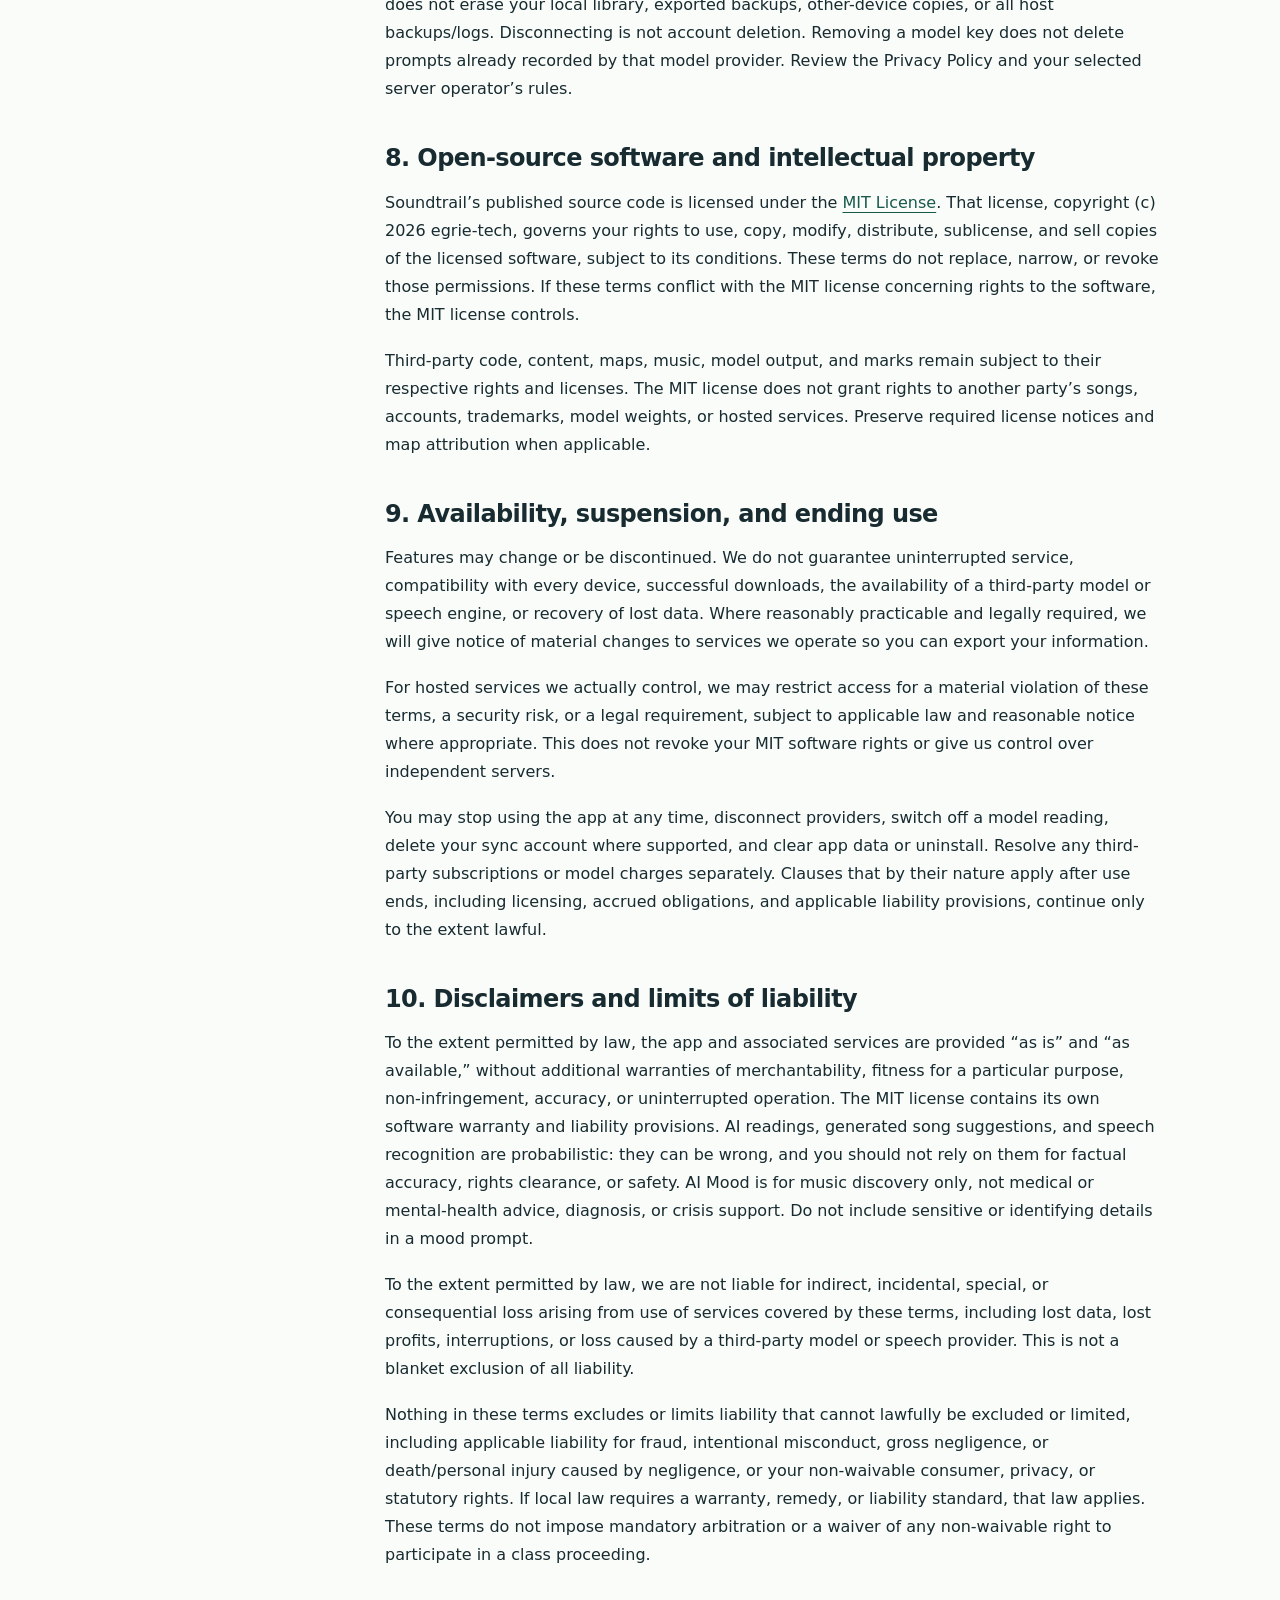
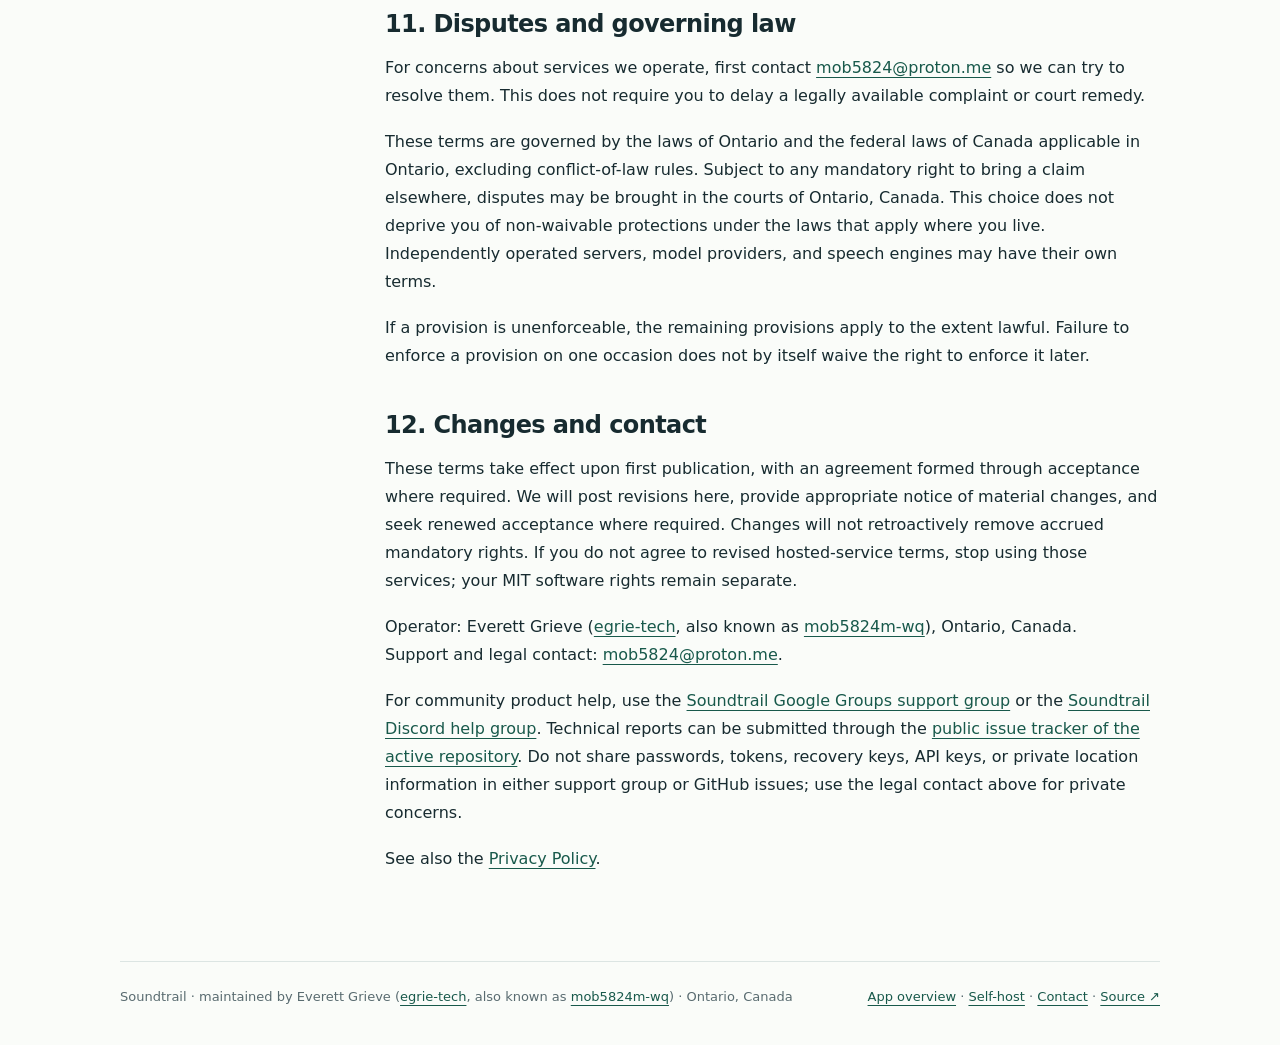
<file: terms/index.html>
<!doctype html>
<html lang="en">
<head><meta charset="utf-8"><meta name="viewport" content="width=device-width, initial-scale=1"><meta name="description" content="Soundtrail terms of service: responsible use, music rights, third-party integrations and AI providers, encrypted sync, Android Auto, and the MIT license."><title>Terms of Service · Soundtrail</title><link rel="canonical" href="https://egrie-tech.github.io/terms/"><meta name="color-scheme" content="light dark"><meta property="og:type" content="article"><meta property="og:site_name" content="Soundtrail"><meta property="og:title" content="Soundtrail Terms of Service"><meta property="og:description" content="Responsible use, music rights, third-party integrations and AI providers, encrypted sync, self-hosting, and the MIT license."><meta property="og:url" content="https://egrie-tech.github.io/terms/"><meta name="twitter:card" content="summary"><link rel="icon" type="image/svg+xml" href="../assets/soundtrail-logo.svg"><link rel="stylesheet" href="../assets/styles.css"></head>
<body>
<a class="skip" href="#main">Skip to content</a>
<header><a class="brand" href="../"><img class="brand-mark" src="../assets/soundtrail-logo.svg" alt="" aria-hidden="true" width="36" height="36"><span>Soundtrail<span class="brand-dot">.</span></span></a><nav aria-label="Main navigation"><a href="../">App</a><a href="../#features">Features</a><a href="../self-host/">Self-host</a><a href="./" aria-current="page">Terms</a><a href="../privacy/">Privacy</a><a href="https://groups.google.com/u/1/g/soundtrail" aria-label="Soundtrail support group on Google Groups">Google Groups support ↗</a><a href="https://discord.gg/rZzbuEjXrg" aria-label="Soundtrail help group on Discord">Discord help ↗</a><a class="gh" href="https://github.com/mob5824m-wq/SoundTrail">GitHub ↗</a></nav></header>
<main id="main">
<div class="hero"><div class="eyebrow">02 / Using Soundtrail</div><h1>Terms of Service</h1><p class="intro">The ground rules for connecting music to places, using online features and AI readings, and managing your library.</p><p class="meta">Last updated: October 18, 2026 · Effective upon first publication · Reviewed against app version 1.0.14 (<a href="https://github.com/mob5824m-wq/SoundTrail/commit/37b4413a3fc3a72c6e59cfe8ce6d1e8e606ce4cf"><code>37b4413</code></a>)</p></div>
<div class="layout">
<aside class="toc" aria-label="On this page"><strong>On this page</strong><a href="#agreement">Agreement & eligibility</a><a href="#service">The service</a><a href="#accounts">Accounts & keys</a><a href="#use">Responsible use</a><a href="#music">Music rights</a><a href="#third-parties">Third parties</a><a href="#data">Your data & backups</a><a href="#license">Open-source license</a><a href="#availability">Availability & termination</a><a href="#disclaimer">Disclaimers & liability</a><a href="#law">Disputes & law</a><a href="#changes">Changes & contact</a></aside>
<article>
<section id="agreement"><h2>1. Agreement and eligibility</h2><p>These terms describe the conditions for using Soundtrail and any associated services actually provided by Everett Grieve (<a href="https://github.com/egrie-tech">egrie-tech</a>, also known as <a href="https://github.com/mob5824m-wq">mob5824m-wq</a>), Ontario, Canada (“we,” “us”). They do not govern independently operated servers, music services, model providers, speech engines, or other third parties, and they do not replace the software’s open-source license.</p><p>Where a service asks you to accept these terms, accepting them creates an agreement between you and the operator identified above. You must have the legal capacity to enter that agreement. If you do not agree, do not use services that require acceptance. Publishing these terms alone does not establish that you accepted them. Nothing here limits your rights under the MIT license or mandatory consumer law.</p><p>Services covered by these terms are intended for users who are at least 18 years old and have reached the age of majority where they live. You must also meet the eligibility requirements of any music provider, Google account, AI provider, or server you connect. Use is permitted only where lawful. This eligibility rule does not narrow the permissions granted by the MIT software license.</p></section>
<section id="service"><h2>2. What Soundtrail provides</h2><p>Soundtrail lets you save private location-based music pins, organize local playlists, import audio, export/import library records, configure opt-in place, motion, and time automations, build on-device mood mixes, ask for music by voice or text, and browse the library through Android Auto. Optional integrations support provider searches, in-app playback (Jellyfin streams, your own files, Spotify previews, SoundCloud streams, YouTube audio prepared by your own server, and attached offline copies) with device media controls, handoff to an installed music app, encrypted sync with our default server or a self-hosted server you choose, permission-confirmed YouTube audio extraction, and optional AI mood readings through a provider you select.</p><p>Features depend on your device, permissions, connectivity, provider authorization, model availability, and server configuration. Soundtrail does not supply ownership of music, a subscription to any provider, an AI model, or a speech engine. Automations produce prompts; location and speed estimates can be inaccurate or unavailable. Voice recognition can mishear a request. AI readings and model-suggested songs can be wrong, incomplete, or fabricated. This is not a navigation, emergency, or safety-critical service.</p><p>The app described here does not process in-app purchases or recurring subscription payments. These terms impose no payment obligation to us. If we introduce a paid service, its price, billing, cancellation, and applicable refund terms will be disclosed and agreed to separately before a charge is incurred. Third-party subscriptions, model usage charges, hosting, and mobile-data charges are your responsibility under their own terms.</p></section>
<section id="accounts"><h2>3. Accounts, credentials, and recovery keys</h2><p>A fresh install falls back to our server address at <code>https://soundtrail.duckdns.org</code> if you do not enter another one, and you may choose a self-hosted server instead. A Soundtrail account is required for server features such as sync and the authenticated audio extractor, not for local library features; the server is contacted only when you use them. If you use sync, use accurate account information and keep your password, server session, and encryption recovery key secure. Only connect accounts and servers you are authorized to access, and tell the relevant operator if you suspect unauthorized access.</p><p>The sync recovery key is needed to decrypt your library. The supplied server cannot reset or reconstruct it, and changing an account password does not recover encrypted data. The reviewed server implementation has no email verification, no password-reset service, and no key-recovery endpoint; deleting the account is a self-service action. Sessions expire after 30 days, and encrypted sync data for each account is capped at 64 MiB. Keep a secure backup of your key and library; do not share credentials or the recovery key in public support requests.</p><p>API keys and tokens for music providers, Google, Ollama, an OpenAI-compatible endpoint, or Google AI Studio are your own credentials. Keep them secure, use a key with only the access you intend to grant, and comply with that provider’s terms and any usage charges. Soundtrail stores these secrets encrypted with Android Keystore where the app is the holder, excludes them from sync and exports, and removes them when you disconnect or press <strong>Remove</strong>. A key pasted into a self-hosted or third-party endpoint is handled by that operator as well.</p><p>If you run a server, you are responsible for its deployment, updates, HTTPS, access controls, storage, logs, backups, and any privacy or legal obligations to its users. Hosting Soundtrail code does not make the project maintainer the operator of your server. The <a href="../self-host/">self-host guide</a> covers the supported setup, including the loopback-only default, the reverse proxy, and backing up the database folder, which is the only way to recover an encrypted event log.</p></section>
<section id="use"><h2>4. Responsible and safe use</h2><p>When using services covered by these terms, do not:</p><ul><li>Use them unlawfully, infringe others’ rights, or upload or access content without authorization.</li><li>Bypass access controls, DRM, authentication, download restrictions, or provider rate limits.</li><li>Attempt unauthorized access to accounts or servers, distribute malicious material, or deliberately interfere with service security or availability.</li><li>Use location information to stalk, harass, or expose someone’s private whereabouts.</li><li>Use a model endpoint, speech service, or music provider in a way that violates its terms, including evading its access controls or quotas.</li></ul><p>Use Soundtrail only when safe. Do not interact with the app while driving or when doing so distracts you from your surroundings; car controls are not a substitute for attention to the road, and their availability depends on Android Auto, the vehicle, and applicable law. Location watching, streaming, speech recognition, and downloads can consume battery, storage, and data. Do not rely on an automation, a mood reading, a spoken answer, or a search result to perform a safety-critical action.</p><p>These service-use rules do not prohibit lawful security research or activities expressly permitted by law or the MIT license.</p></section>
<section id="music"><h2>5. Music ownership and download permissions</h2><p>You are responsible for ensuring that you have the rights and permissions needed to import, download, store, play, or share any audio. Access to a stream, a public link, a model suggestion, or a Jellyfin library does not necessarily grant permission to download or redistribute it.</p><p>The optional YouTube extractor is unofficial and separate from the official YouTube Data API. Use it only for content you own or have explicit permission to download, and only where that use complies with applicable law and provider terms. Soundtrail requires a rights confirmation before the request, but that confirmation does not itself create permission or make a download lawful. Extraction requests are rate-limited and each resulting track is capped at 250 MiB, as are Jellyfin downloads.</p><p>The supplied extractor uses the third-party <code>yt-dlp</code> project, accepts one YouTube video ID per request, and does not use login cookies; it is not intended to access private, age-restricted, login-gated, DRM-protected, or otherwise restricted content. Jellyfin downloads are subject to the account permissions enforced by your server. Do not use either feature to evade restrictions. Providers may change or block access at any time.</p><p>The same rules apply to a song found through Ask, a mood mix, or an imported playlist: finding a link does not make it yours to download. A model’s suggestion is not a licence, and the app verifies the song exists rather than granting rights.</p></section>
<section id="third-parties"><h2>6. Third-party services</h2><p>Spotify, SoundCloud, Google/YouTube, Jellyfin server operators, TheAudioDB, CARTO, Android Auto, external music apps, speech-recognition and text-to-speech engines, model providers, hosting providers, Google Groups and Discord are separate services; their terms and privacy policies, and the terms and policies of the other services, apply when you use them. Soundtrail is not endorsed by or affiliated with those providers unless expressly stated.</p><p>The YouTube integration uses <a href="https://developers.google.com/youtube/terms/api-services-terms-of-service">YouTube API Services</a>; use of relevant YouTube features is also subject to the <a href="https://www.youtube.com/t/terms">YouTube Terms of Service</a>. Google’s handling of information is described in the <a href="https://policies.google.com/privacy">Google Privacy Policy</a>. API authorization is read-only and does not license audio extraction or downloading.</p><p>If you switch on an AI mood reading, the provider you select — an Ollama server you run, an OpenAI-compatible endpoint (which may be OpenAI, OpenRouter, a model on your own machine, a bridge, or Arena’s preset), or Google AI Studio — processes the mood text and context described in the <a href="../privacy/#voice">Privacy Policy</a>. We do not operate those services, do not control their outputs, availability, retention, training use, or charges, and do not guarantee that a suggested song exists or is appropriate. Arena’s preset is a convenience for an endpoint that speaks the OpenAI-compatible API; it is not a partnership or an endorsement, and Arena’s own account, key, and usage terms apply. TheAudioDB tag lookups are also optional and governed by TheAudioDB’s terms.</p><p>Use of any model or AI provider with the AI Mood feature is subject to that provider’s applicable Terms of Service and policies, which you must follow. Review the provider’s Privacy Policy before sending a mood request to understand how it may process the mood text and request metadata you send. Before enabling or changing an endpoint, verify the selected provider and URL, check its retention or training practices and any charges, and confirm you trust the destination. For user-entered endpoints, Soundtrail cannot verify who operates the service or which policies apply. The provider, not Soundtrail, controls its service and data handling.</p><p>Speech recognition and text-to-speech are supplied by your phone’s selected engines, which may belong to Google or to another provider. Their handling of audio and text, and their availability in your language, are their responsibility. Android Auto is a Google application; car support depends on the vehicle, the head unit, and Google’s review of a distributed build.</p><p>We do not control independently hosted servers, provider content, external playback apps, model endpoints, speech engines, or network availability. Choose providers and hosts you trust. Connections can stop working because of API changes, account restrictions, device compatibility, quotas, model withdrawals, or provider decisions.</p>
<h3 id="provider-policy-links">Official provider terms and privacy links</h3><p>These official policy links are convenience starting points and may change. For a custom endpoint, gateway, or independently operated server, check the current terms and privacy notice of the actual operator; the underlying model provider’s rules may also apply.</p><dl class="details-list">
<dt>Google and Google AI Studio (Gemini)</dt><dd><a href="https://policies.google.com/terms">Google Terms of Service</a> · <a href="https://policies.google.com/privacy">Google Privacy Policy</a> · <a href="https://developers.google.com/terms">Google APIs Terms of Service</a> · <a href="https://ai.google.dev/gemini-api/terms">Gemini API Additional Terms (Google AI Studio)</a></dd>
<dt>Spotify</dt><dd><a href="https://www.spotify.com/legal/end-user-agreement/">Spotify Terms of Service</a> · <a href="https://developer.spotify.com/terms">Spotify Developer Terms</a> · <a href="https://www.spotify.com/legal/privacy-policy/">Spotify Privacy Policy</a></dd>
<dt>SoundCloud</dt><dd><a href="https://pages.soundcloud.com/legal/terms-of-use.html">SoundCloud Terms of Use</a> · <a href="https://developers.soundcloud.com/docs/api/terms-of-use">SoundCloud API Terms of Use</a> · <a href="https://pages.soundcloud.com/legal/privacy-policy.html">SoundCloud Privacy Policy</a></dd>
<dt>Jellyfin</dt><dd><a href="https://jellyfin.org/">Jellyfin project site</a> · <a href="https://jellyfin.org/docs/general/community-standards/servers/">Jellyfin server policy</a>. Jellyfin is self-hosted software, not one hosted service; ask the operator of the specific server for its terms and privacy notice.</dd>
<dt>GitHub</dt><dd><a href="https://docs.github.com/en/site-policy/github-terms/github-terms-of-service">GitHub Terms of Service</a> · <a href="https://docs.github.com/en/site-policy/privacy-policies/github-general-privacy-statement">GitHub General Privacy Statement</a></dd>
<dt>Ollama</dt><dd><a href="https://ollama.com/terms">Ollama Terms of Service</a> · <a href="https://ollama.com/privacy">Ollama Privacy Policy</a>. For an Ollama server you run yourself, you control that host and its data handling.</dd>
<dt>Anthropic / Claude</dt><dd><a href="https://www.anthropic.com/legal/consumer-terms">Anthropic Consumer Terms of Service</a> · <a href="https://www.anthropic.com/legal/commercial-terms">Anthropic Commercial Terms of Service (API)</a> · <a href="https://www.anthropic.com/legal/privacy">Anthropic Privacy Policy</a> · <a href="https://www.anthropic.com/legal/data-processing-addendum">Anthropic Data Processing Addendum (API)</a>. Consumer terms cover Claude’s individual services; API keys are covered by the commercial terms. The Privacy Policy does not cover customer business/API content, so review the applicable agreement and DPA for API data handling.</dd>
<dt>OpenAI</dt><dd><a href="https://openai.com/policies/row-terms-of-use/">OpenAI Terms of Use (rest of world)</a> · <a href="https://openai.com/policies/">OpenAI Terms and Policies index</a> · <a href="https://openai.com/policies/service-terms/">OpenAI API Service Terms</a> · <a href="https://openai.com/policies/services-agreement/">OpenAI Services Agreement (API)</a> · <a href="https://openai.com/policies/row-privacy-policy/">OpenAI Privacy Policy (rest of world)</a> · <a href="https://openai.com/policies/api-data-usage-policies/">OpenAI API data-use policies</a>. OpenAI’s individual-services privacy policy does not cover API content; review the API agreement and data-use terms for API handling.</dd>
<dt>OpenRouter</dt><dd><a href="https://openrouter.ai/terms">OpenRouter Terms of Service</a> · <a href="https://openrouter.ai/privacy">OpenRouter Privacy Policy</a></dd>
<dt>Arena</dt><dd><a href="https://help.arena.ai/articles/5629909088-terms-of-use">Arena Terms of Use</a> · <a href="https://help.arena.ai/articles/3765052346-privacy-policy">Arena Privacy Policy</a></dd>
</dl></section>
<section id="data"><h2>7. Your content, privacy, and backups</h2><p>You retain any rights you hold in your notes, playlists, voice requests, mood descriptions, and other library content. These terms do not transfer ownership of your content. When you request a service we operate, you authorize only the processing reasonably necessary to provide that feature, subject to the <a href="../privacy/">Privacy Policy</a>. There is no general license here to publish your private library.</p><p>Maintain backups appropriate to your needs. JSON exports are readable and can include sensitive coordinates and notes; protect them. Exports and encrypted sync do not contain audio bytes, music-provider logins, mood settings, or model API keys. Restoring a library may require reconnecting providers and reimporting or downloading audio.</p><p>Deleting a sync account removes its active server records in the supplied implementation, but does not erase your local library, exported backups, other-device copies, or all host backups/logs. Disconnecting is not account deletion. Removing a model key does not delete prompts already recorded by that model provider. Review the Privacy Policy and your selected server operator’s rules.</p></section>
<section id="license"><h2>8. Open-source software and intellectual property</h2><p>Soundtrail’s published source code is licensed under the <a href="https://github.com/mob5824m-wq/SoundTrail/blob/main/LICENSE">MIT License</a>. That license, copyright (c) 2026 egrie-tech, governs your rights to use, copy, modify, distribute, sublicense, and sell copies of the licensed software, subject to its conditions. These terms do not replace, narrow, or revoke those permissions. If these terms conflict with the MIT license concerning rights to the software, the MIT license controls.</p><p>Third-party code, content, maps, music, model output, and marks remain subject to their respective rights and licenses. The MIT license does not grant rights to another party’s songs, accounts, trademarks, model weights, or hosted services. Preserve required license notices and map attribution when applicable.</p></section>
<section id="availability"><h2>9. Availability, suspension, and ending use</h2><p>Features may change or be discontinued. We do not guarantee uninterrupted service, compatibility with every device, successful downloads, the availability of a third-party model or speech engine, or recovery of lost data. Where reasonably practicable and legally required, we will give notice of material changes to services we operate so you can export your information.</p><p>For hosted services we actually control, we may restrict access for a material violation of these terms, a security risk, or a legal requirement, subject to applicable law and reasonable notice where appropriate. This does not revoke your MIT software rights or give us control over independent servers.</p><p>You may stop using the app at any time, disconnect providers, switch off a model reading, delete your sync account where supported, and clear app data or uninstall. Resolve any third-party subscriptions or model charges separately. Clauses that by their nature apply after use ends, including licensing, accrued obligations, and applicable liability provisions, continue only to the extent lawful.</p></section>
<section id="disclaimer"><h2>10. Disclaimers and limits of liability</h2><p>To the extent permitted by law, the app and associated services are provided “as is” and “as available,” without additional warranties of merchantability, fitness for a particular purpose, non-infringement, accuracy, or uninterrupted operation. The MIT license contains its own software warranty and liability provisions. AI readings, generated song suggestions, and speech recognition are probabilistic: they can be wrong, and you should not rely on them for factual accuracy, rights clearance, or safety. AI Mood is for music discovery only, not medical or mental-health advice, diagnosis, or crisis support. Do not include sensitive or identifying details in a mood prompt.</p><p>To the extent permitted by law, we are not liable for indirect, incidental, special, or consequential loss arising from use of services covered by these terms, including lost data, lost profits, interruptions, or loss caused by a third-party model or speech provider. This is not a blanket exclusion of all liability.</p><p>Nothing in these terms excludes or limits liability that cannot lawfully be excluded or limited, including applicable liability for fraud, intentional misconduct, gross negligence, or death/personal injury caused by negligence, or your non-waivable consumer, privacy, or statutory rights. If local law requires a warranty, remedy, or liability standard, that law applies. These terms do not impose mandatory arbitration or a waiver of any non-waivable right to participate in a class proceeding.</p></section>
<section id="law"><h2>11. Disputes and governing law</h2><p>For concerns about services we operate, first contact <a href="mailto:mob5824@proton.me">mob5824@proton.me</a> so we can try to resolve them. This does not require you to delay a legally available complaint or court remedy.</p><p>These terms are governed by the laws of Ontario and the federal laws of Canada applicable in Ontario, excluding conflict-of-law rules. Subject to any mandatory right to bring a claim elsewhere, disputes may be brought in the courts of Ontario, Canada. This choice does not deprive you of non-waivable protections under the laws that apply where you live. Independently operated servers, model providers, and speech engines may have their own terms.</p><p>If a provision is unenforceable, the remaining provisions apply to the extent lawful. Failure to enforce a provision on one occasion does not by itself waive the right to enforce it later.</p></section>
<section id="changes"><h2>12. Changes and contact</h2><p>These terms take effect upon first publication, with an agreement formed through acceptance where required. We will post revisions here, provide appropriate notice of material changes, and seek renewed acceptance where required. Changes will not retroactively remove accrued mandatory rights. If you do not agree to revised hosted-service terms, stop using those services; your MIT software rights remain separate.</p><p>Operator: Everett Grieve (<a href="https://github.com/egrie-tech">egrie-tech</a>, also known as <a href="https://github.com/mob5824m-wq">mob5824m-wq</a>), Ontario, Canada.<br>Support and legal contact: <a href="mailto:mob5824@proton.me">mob5824@proton.me</a>.</p><p>For community product help, use the <a href="https://groups.google.com/u/1/g/soundtrail">Soundtrail Google Groups support group</a> or the <a href="https://discord.gg/rZzbuEjXrg">Soundtrail Discord help group</a>. Technical reports can be submitted through the <a href="https://github.com/mob5824m-wq/SoundTrail/issues">public issue tracker of the active repository</a>. Do not share passwords, tokens, recovery keys, API keys, or private location information in either support group or GitHub issues; use the legal contact above for private concerns.</p><p>See also the <a href="../privacy/">Privacy Policy</a>.</p></section>
</article></div>
</main><footer><span>Soundtrail · maintained by Everett Grieve (<a href="https://github.com/egrie-tech">egrie-tech</a>, also known as <a href="https://github.com/mob5824m-wq">mob5824m-wq</a>) · Ontario, Canada</span><span><a href="../">App overview</a> · <a href="../self-host/">Self-host</a> · <a href="mailto:mob5824@proton.me">Contact</a> · <a href="https://github.com/mob5824m-wq/SoundTrail">Source ↗</a></span></footer>
</body></html>
</file>
<file: assets/styles.css>
:root{color-scheme:light dark;--ink:#172b30;--muted:#596b70;--line:#dce5e3;--paper:#fafcf9;--surface:#ffffff;--accent:#18594b;--accent-ink:#103d34;--focus:#cb8c26;--warn-line:#e6d5a9;--warn-bg:#fff9e9;--warn-ink:#654f21}*{box-sizing:border-box}body{margin:0;background:var(--paper);color:var(--ink);font:16px/1.75 system-ui,-apple-system,BlinkMacSystemFont,"Segoe UI",sans-serif;text-rendering:optimizeLegibility}a{color:var(--accent);text-underline-offset:4px}a:hover{color:var(--accent-ink)}a:focus-visible{outline:3px solid var(--focus);outline-offset:5px;border-radius:2px}code{font:14px/1.6 ui-monospace,SFMono-Regular,Menlo,Consolas,monospace;background:rgba(120,140,138,.16);background:color-mix(in srgb,var(--line) 45%,transparent);border-radius:4px;padding:1px 5px;overflow-wrap:anywhere}pre{margin:0 0 18px;padding:16px 18px;background:rgba(120,140,138,.12);background:color-mix(in srgb,var(--line) 35%,transparent);border:1px solid var(--line);border-radius:10px;overflow-x:auto}pre code{background:none;padding:0;font-size:13.5px}header,main,footer{width:min(100% - 48px,1040px);margin:auto}header{display:flex;justify-content:space-between;align-items:center;gap:24px;padding:25px 0;border-bottom:1px solid var(--line)}.brand{display:inline-flex;align-items:center;gap:10px;font-size:18px;font-weight:750;text-decoration:none;letter-spacing:-.03em;white-space:nowrap;color:var(--ink)}.brand:hover{color:var(--ink)}.brand-mark{display:block;width:36px;height:36px;flex:none;border-radius:8px}.brand-dot{color:var(--accent)}nav{display:flex;flex-wrap:wrap;gap:22px;font-size:14px;align-items:center}nav a{text-decoration:none;color:var(--muted)}nav a:hover{color:var(--accent-ink)}nav a.gh{color:var(--ink);font-weight:650;border:1px solid var(--line);border-radius:9px;padding:7px 12px;background:var(--surface)}nav a.gh:hover{border-color:var(--accent)}nav a[aria-current=page]{text-decoration:underline;font-weight:650;color:var(--ink)}.eyebrow{text-transform:uppercase;letter-spacing:.16em;font-size:12px;font-weight:700;color:var(--accent)}h1{font-size:clamp(38px,6vw,64px);line-height:1.1;letter-spacing:-.05em;margin:18px 0 22px;font-weight:650}h2{font-size:24px;line-height:1.3;letter-spacing:-.025em;margin:40px 0 14px}h3{font-size:18px;line-height:1.4}h2,h3{scroll-margin-top:24px}p{margin:0 0 18px}.hero{padding:70px 0 40px;max-width:750px}.hero.wide{max-width:860px}.intro{font-size:20px;color:var(--muted);max-width:650px}.notice{border:1px solid var(--warn-line);background:var(--warn-bg);border-radius:10px;padding:18px 22px;font-size:14px;color:var(--warn-ink);margin:24px 0}.notice a{color:#4e3c12}.notice strong{color:#3f3110}.placeholder{background:#fff0c5;border-radius:3px;padding:1px 4px;color:#614917;overflow-wrap:anywhere}.cta-row{display:flex;flex-wrap:wrap;gap:12px;margin:28px 0 10px}.btn{display:inline-flex;align-items:center;gap:8px;padding:13px 20px;border-radius:11px;border:1px solid var(--accent);font-weight:650;font-size:15px;text-decoration:none;letter-spacing:-.01em;transition:background-color .15s,border-color .15s,color .15s}.btn-primary{background:var(--accent);color:#fff}.btn-primary:hover{background:var(--accent-ink);border-color:var(--accent-ink);color:#fff}.btn-ghost{background:var(--surface);color:var(--accent)}.btn-ghost:hover{border-color:var(--accent)}.facts{display:flex;flex-wrap:wrap;gap:8px;margin:26px 0 0;padding:0;list-style:none}.facts li{font-size:12.5px;letter-spacing:.02em;border:1px solid var(--line);border-radius:999px;padding:5px 12px;background:var(--surface);color:var(--muted)}.section{padding:56px 0 4px;border-top:1px solid var(--line)}.section:first-of-type{border-top:0}.section-head{max-width:680px;margin-bottom:26px}.section-head h2{margin:12px 0 10px;font-size:clamp(26px,3.4vw,34px)}.section-head p{color:var(--muted);font-size:17px;margin:0}.cards{display:grid;grid-template-columns:1fr 1fr;gap:22px;margin:16px 0 70px}.card{display:block;padding:30px;border:1px solid var(--line);border-radius:14px;text-decoration:none;background:var(--surface);transition:border-color .15s}.card:hover{border-color:var(--accent)}.card h2,.card h3{margin:12px 0;font-size:22px;line-height:1.25}.card p{color:var(--muted);margin:0}.card .link{font-weight:650;font-size:14px;display:inline-block;margin-top:14px}.grid{display:grid;gap:18px;margin:0 0 40px}.grid-3{grid-template-columns:repeat(3,minmax(0,1fr))}.grid-2{grid-template-columns:repeat(2,minmax(0,1fr))}.tile{padding:24px;border:1px solid var(--line);border-radius:14px;background:var(--surface)}.tile h3{margin:0 0 8px;font-size:17px;letter-spacing:-.02em}.tile p{margin:0;color:var(--muted);font-size:15px;line-height:1.65}.tile .kicker{display:block;font-size:11px;letter-spacing:.14em;font-weight:700;text-transform:uppercase;color:var(--accent);margin-bottom:10px}.number{font-size:12px;letter-spacing:.1em;color:var(--muted)}.steps{list-style:none;counter-reset:s;margin:0 0 28px;padding:0}.steps>li{counter-increment:s;position:relative;padding:0 0 22px 52px}.steps>li::before{content:counter(s);position:absolute;left:0;top:1px;width:34px;height:34px;border:1px solid var(--line);border-radius:9px;background:var(--surface);display:grid;place-items:center;font-size:14px;font-weight:700;color:var(--accent)}.steps>li:last-child{padding-bottom:0}.steps h3{margin:0 0 6px}.details-list dt{font-weight:650;margin-top:14px}.details-list dd{margin:2px 0 0;color:var(--muted)}details{border:1px solid var(--line);border-radius:12px;background:var(--surface);padding:0 20px;margin:0 0 12px}summary{cursor:pointer;font-weight:650;font-size:16px;padding:16px 0;list-style-position:inside}summary::marker{color:var(--accent)}details[open]{border-color:var(--accent)}details p{color:var(--muted);font-size:15.5px;margin:0 0 16px}table{width:100%;border-collapse:collapse;margin:0 0 22px;font-size:14.5px}th,td{text-align:left;padding:10px 12px;border-bottom:1px solid var(--line);vertical-align:top}th{font-size:12px;text-transform:uppercase;letter-spacing:.1em;color:var(--muted);font-weight:700}td code{font-size:12.5px}.layout{display:grid;grid-template-columns:210px minmax(0,1fr);gap:55px;margin:0 0 70px}.toc{align-self:start;position:sticky;top:24px;font-size:14px;border-top:1px solid var(--line);padding-top:18px}.toc a{display:block;text-decoration:none;padding:5px 0;color:var(--muted)}.toc a:hover{color:var(--accent-ink)}article{min-width:0}article section{scroll-margin-top:24px}article section:first-child h2{margin-top:0}li{margin-bottom:8px}ul{padding-left:22px}.meta{color:var(--muted);font-size:14px}footer{border-top:1px solid var(--line);padding:24px 0 36px;font-size:13px;color:var(--muted);display:flex;justify-content:space-between;gap:16px;flex-wrap:wrap}footer nav{gap:16px}.skip{position:absolute;left:12px;top:-100px;background:var(--surface);color:var(--accent);padding:10px;z-index:5;border:1px solid var(--accent);border-radius:8px}.skip:focus{top:12px}.hero-art{display:block;width:100%;max-width:560px;height:auto;margin:6px 0 0}.two-col .intro{font-size:17px}.two-col{display:grid;grid-template-columns:minmax(0,1.15fr) minmax(0,1fr);gap:44px;align-items:start}@media(max-width:860px){.grid-3{grid-template-columns:1fr 1fr}.two-col{grid-template-columns:1fr;gap:8px}}@media(max-width:700px){header,main,footer{width:calc(100% - 36px)}header{align-items:flex-start;gap:16px}nav{gap:12px;font-size:13px}.hero{padding-top:45px}.cards,.grid-3,.grid-2{grid-template-columns:1fr}.layout{grid-template-columns:1fr;gap:28px}.toc{position:static}.toc a{display:inline-block;margin-right:15px;margin-bottom:4px}footer{flex-direction:column}.intro{font-size:18px}.btn{width:100%;justify-content:center}}@media(prefers-reduced-motion:reduce){*{transition:none!important;animation:none!important;scroll-behavior:auto!important}}@media print{header,footer,.cta-row,nav,.skip{display:none}body{background:#fff;color:#000;font-size:11.5pt}main{width:100%}.layout{display:block}.card,.tile{border:1px solid #bbb;break-inside:avoid}a{color:#000;text-decoration:underline}}@media(prefers-color-scheme:dark){:root{--ink:#e6efec;--muted:#9fb1ad;--line:#2b3a38;--paper:#0f1719;--surface:#141f21;--accent:#79d6b7;--accent-ink:#a4e8cf;--focus:#e0b64f;--warn-line:#4a4227;--warn-bg:#231f12;--warn-ink:#e2d0a1}body{background:var(--paper)}a:hover{color:var(--accent-ink)}nav a.gh{color:var(--ink)}nav a.gh:hover{color:var(--accent-ink)}code,pre{background:#1b2729}pre{border-color:var(--line)}h1,h2,h3{color:var(--ink)}.notice a,.notice strong{color:#f0e2bd}}

/* Self-host guide: a scannable setup path and clearer deployment sections. */
.self-host-page .hero{max-width:850px;padding-bottom:30px}
.self-host-page .quick-path{display:grid;grid-template-columns:repeat(4,minmax(0,1fr));align-items:stretch;gap:12px;margin:0 0 42px}
.self-host-page .quick-path a{display:flex;align-items:center;gap:12px;min-width:0;padding:15px 16px;border:1px solid var(--line);border-radius:14px;background:var(--surface);text-decoration:none;transition:border-color .15s}
.self-host-page .quick-path a:hover{border-color:var(--accent)}
.self-host-page .path-number{display:grid;place-items:center;width:34px;height:34px;flex:none;border-radius:10px;background:color-mix(in srgb,var(--accent) 13%,var(--surface));color:var(--accent);font-size:12px;font-weight:800;letter-spacing:.04em}
.self-host-page .quick-path strong{display:block;color:var(--ink);font-size:14px;line-height:1.3}
.self-host-page .quick-path small{display:block;margin-top:3px;color:var(--muted);font-size:11.5px;line-height:1.35}
.self-host-page .layout{grid-template-columns:190px minmax(0,1fr);gap:38px}
.self-host-page .toc{border:1px solid var(--line);border-radius:14px;background:var(--surface);padding:16px;box-shadow:0 8px 24px rgba(18,44,40,.04)}
.self-host-page .toc strong{display:block;margin:0 0 8px;color:var(--ink);font-size:11px;letter-spacing:.13em;text-transform:uppercase}
.self-host-page .toc a{padding:7px 1px;border-bottom:1px solid color-mix(in srgb,var(--line) 70%,transparent);font-size:13px}
.self-host-page .toc a:last-child{border-bottom:0}
.self-host-page article section{margin:0 0 34px;padding:0 0 28px;border-bottom:1px solid var(--line)}
.self-host-page article section h2{margin:0 0 18px;padding-left:13px;border-left:4px solid var(--accent)}
.self-host-page article section[id="install"],
.self-host-page article section[id="proxy"],
.self-host-page article section[id="service"],
.self-host-page article section[id="app"]{padding:26px;border:1px solid var(--line);border-radius:16px;background:var(--surface);box-shadow:0 10px 28px rgba(18,44,40,.035)}
.self-host-page article section[id="install"] h2,
.self-host-page article section[id="proxy"] h2,
.self-host-page article section[id="service"] h2,
.self-host-page article section[id="app"] h2{margin-top:0}
.self-host-page article section[id="service"]>h3{margin:28px 0 12px;padding-top:19px;border-top:1px solid var(--line);font-size:16px;letter-spacing:-.015em}
.self-host-page article section[id="service"]>h3:first-of-type{margin-top:22px}
.self-host-page pre{border-radius:12px;border-left:3px solid color-mix(in srgb,var(--accent) 65%,var(--line))}
.self-host-page .steps>li{padding-left:48px}
.self-host-page .steps>li::before{background:color-mix(in srgb,var(--accent) 10%,var(--surface));border-color:color-mix(in srgb,var(--accent) 30%,var(--line))}
@media(max-width:900px){.self-host-page .quick-path{grid-template-columns:repeat(2,minmax(0,1fr))}.self-host-page .layout{grid-template-columns:180px minmax(0,1fr);gap:28px}}
@media(max-width:700px){.self-host-page .quick-path{grid-template-columns:1fr;margin-bottom:30px}.self-host-page .layout{grid-template-columns:1fr;gap:24px}.self-host-page .toc{position:static}.self-host-page article section[id="install"],.self-host-page article section[id="proxy"],.self-host-page article section[id="service"],.self-host-page article section[id="app"]{padding:20px}.self-host-page .toc a{display:inline-block;margin-right:10px;border:0}}
</file>
